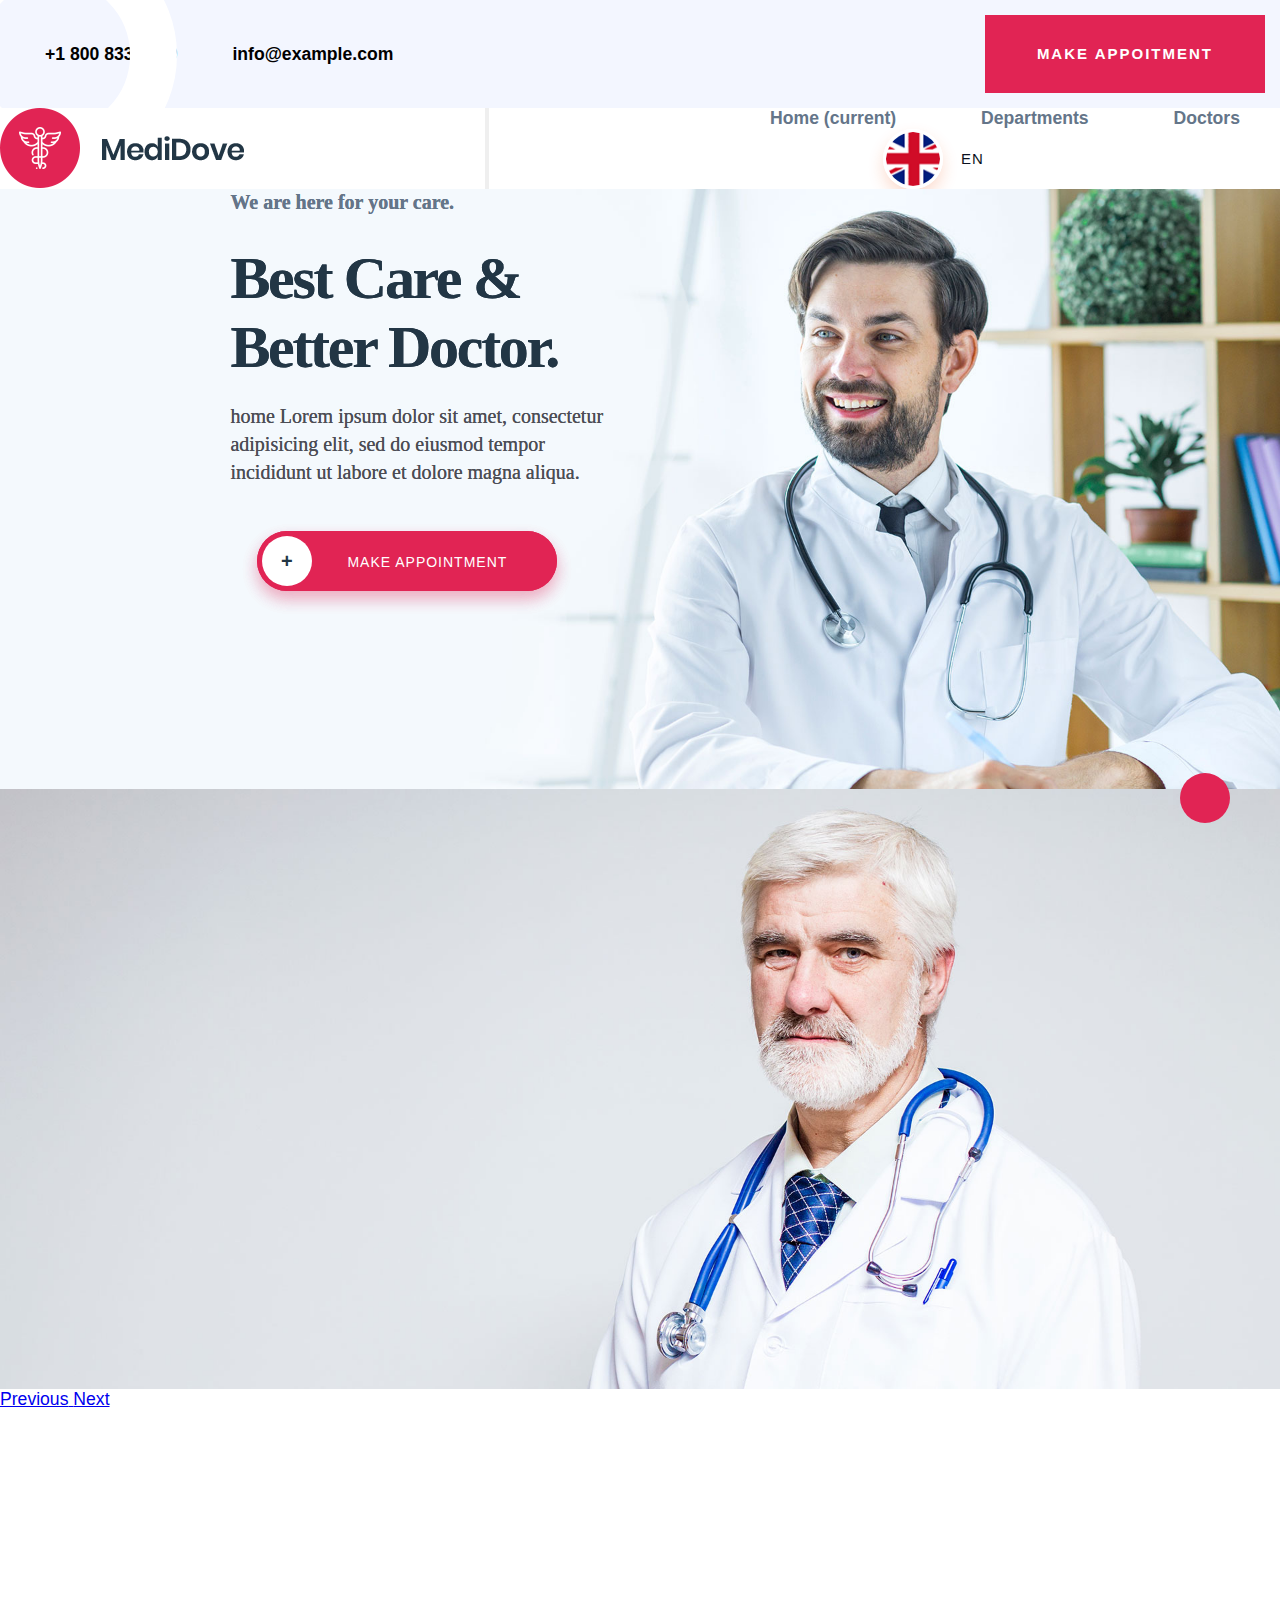
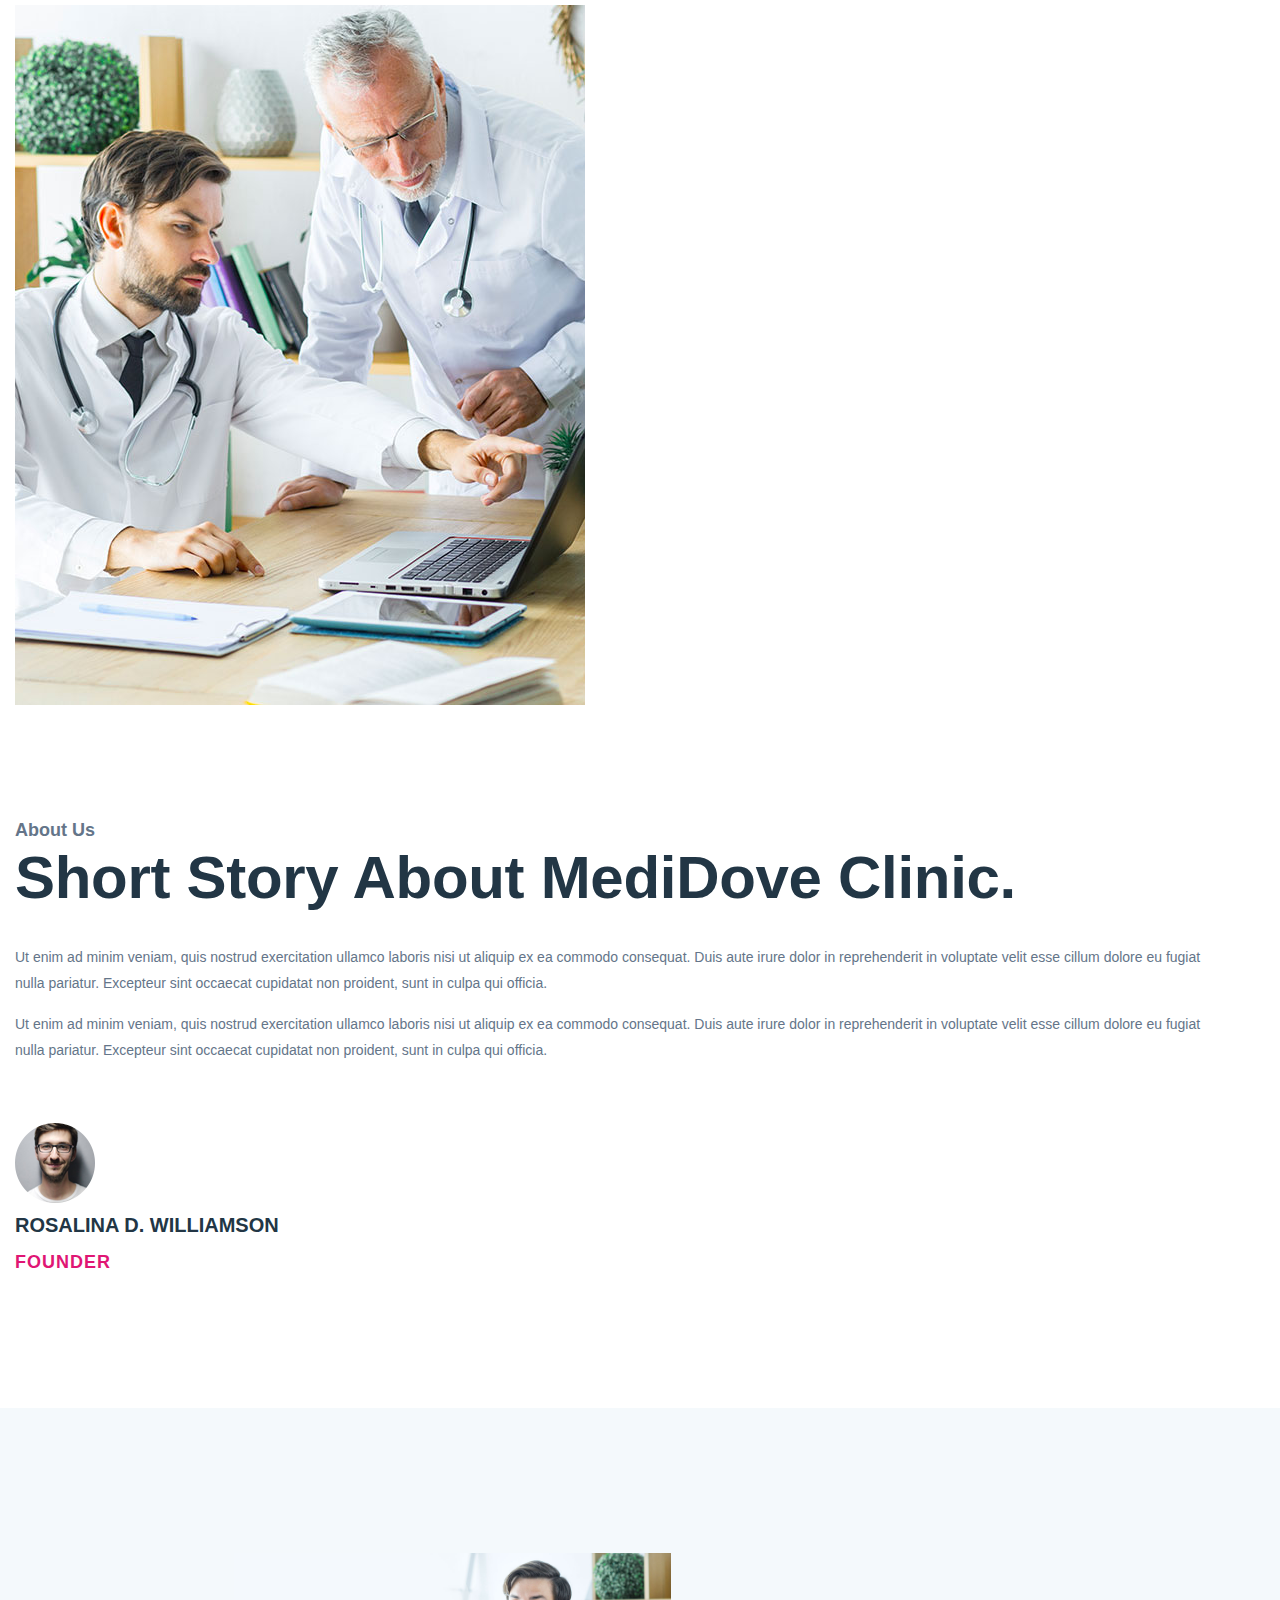
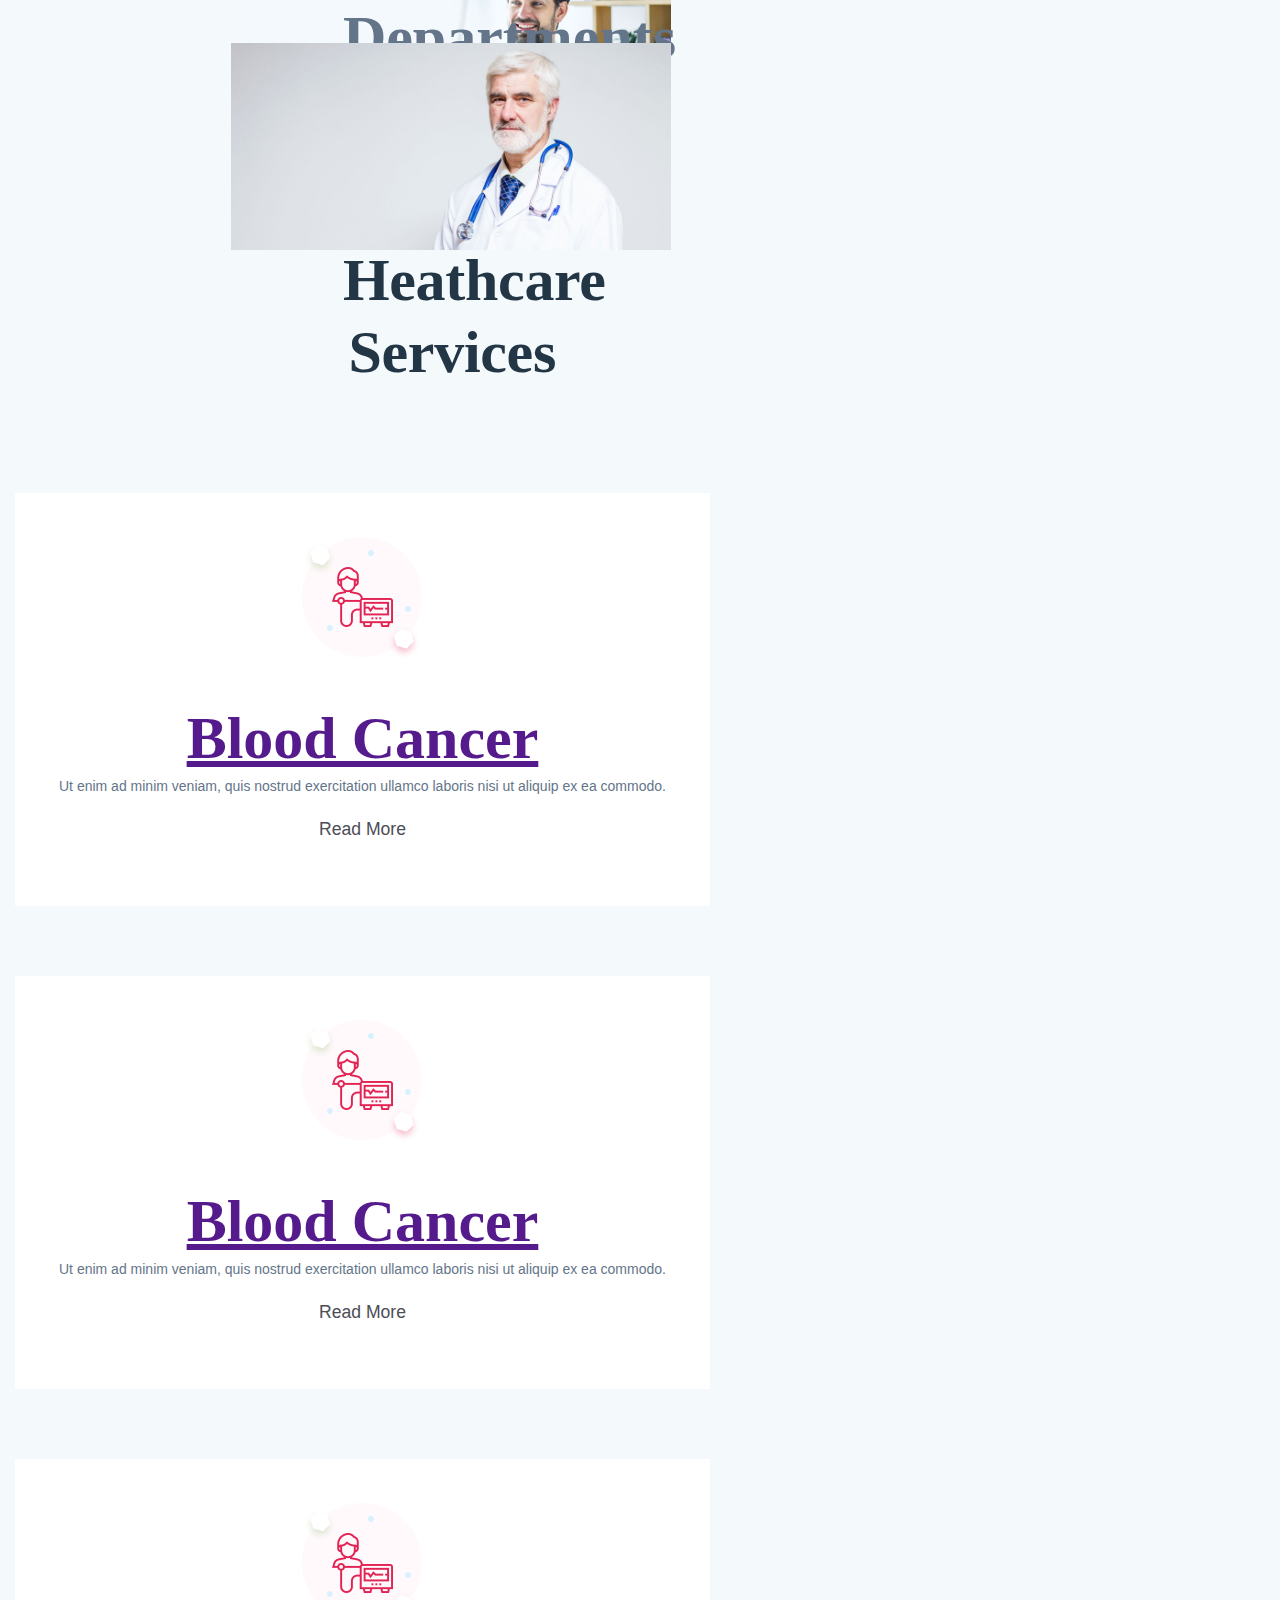
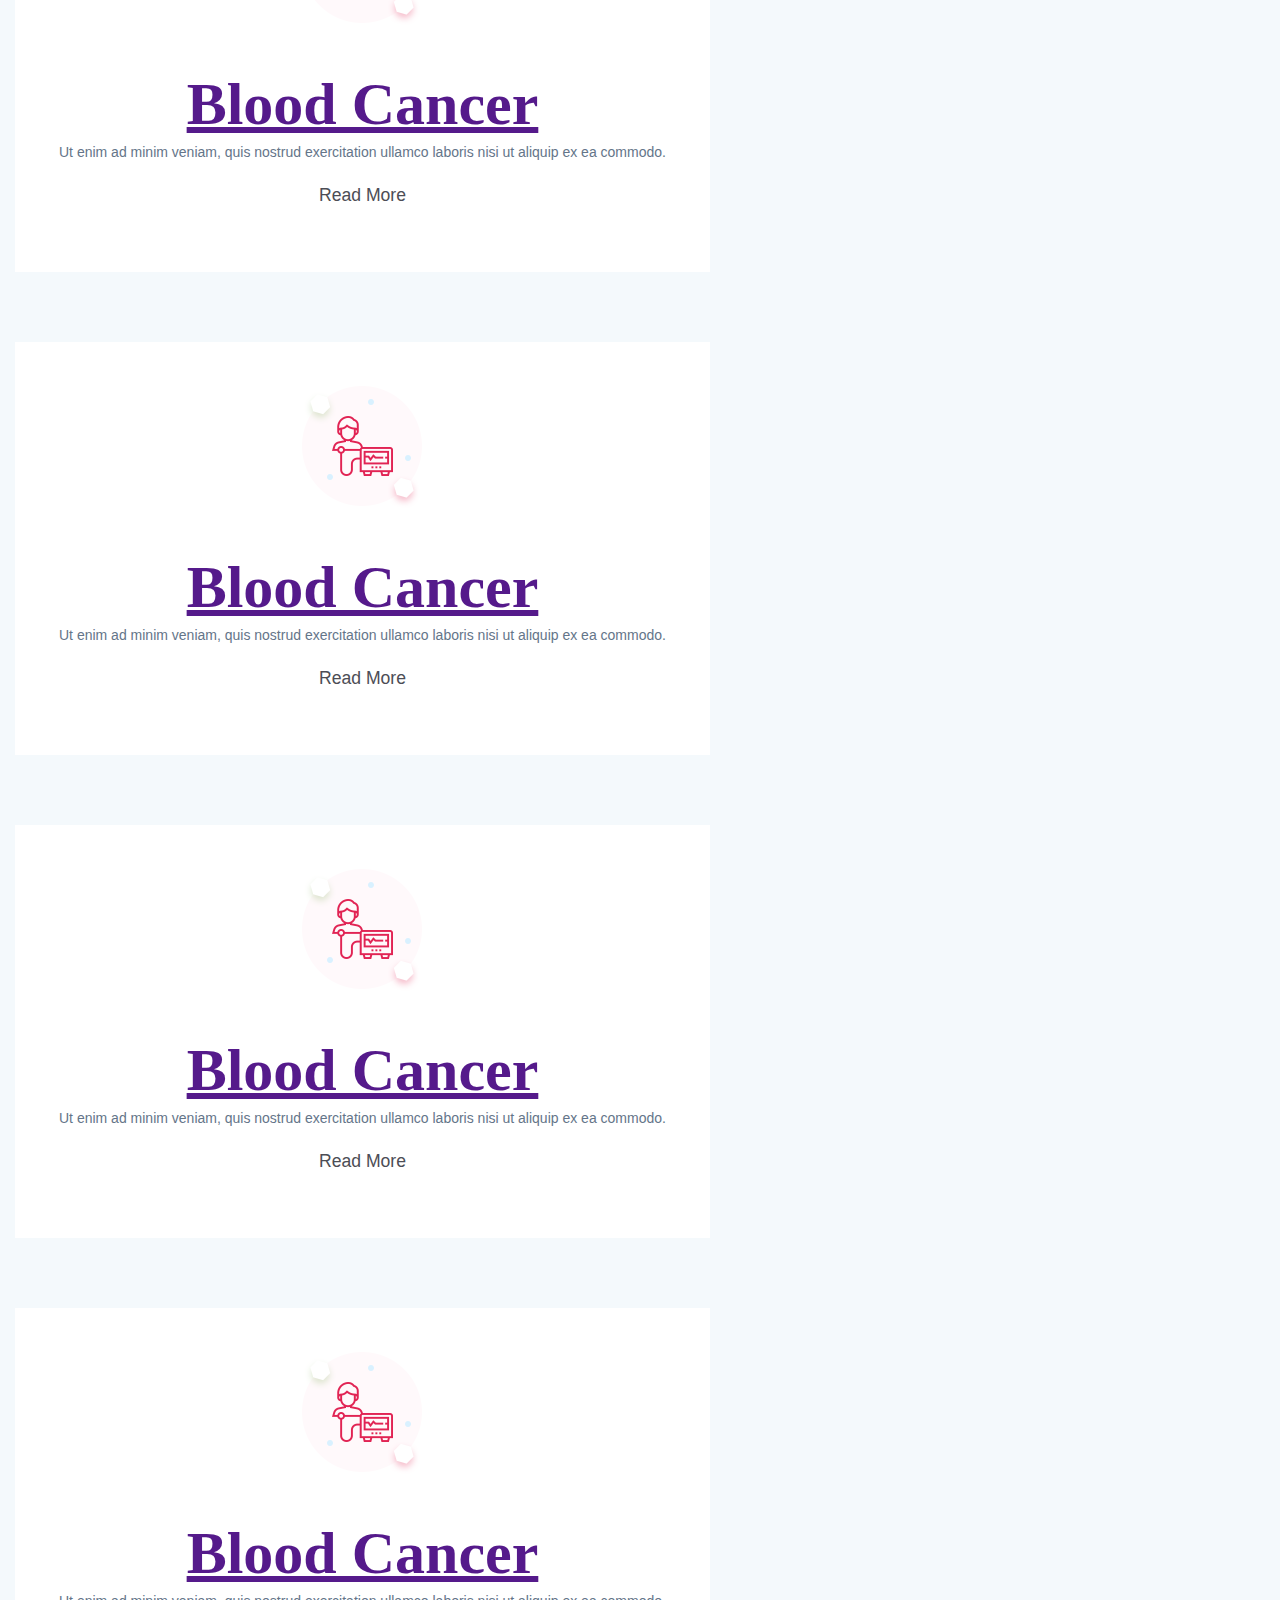
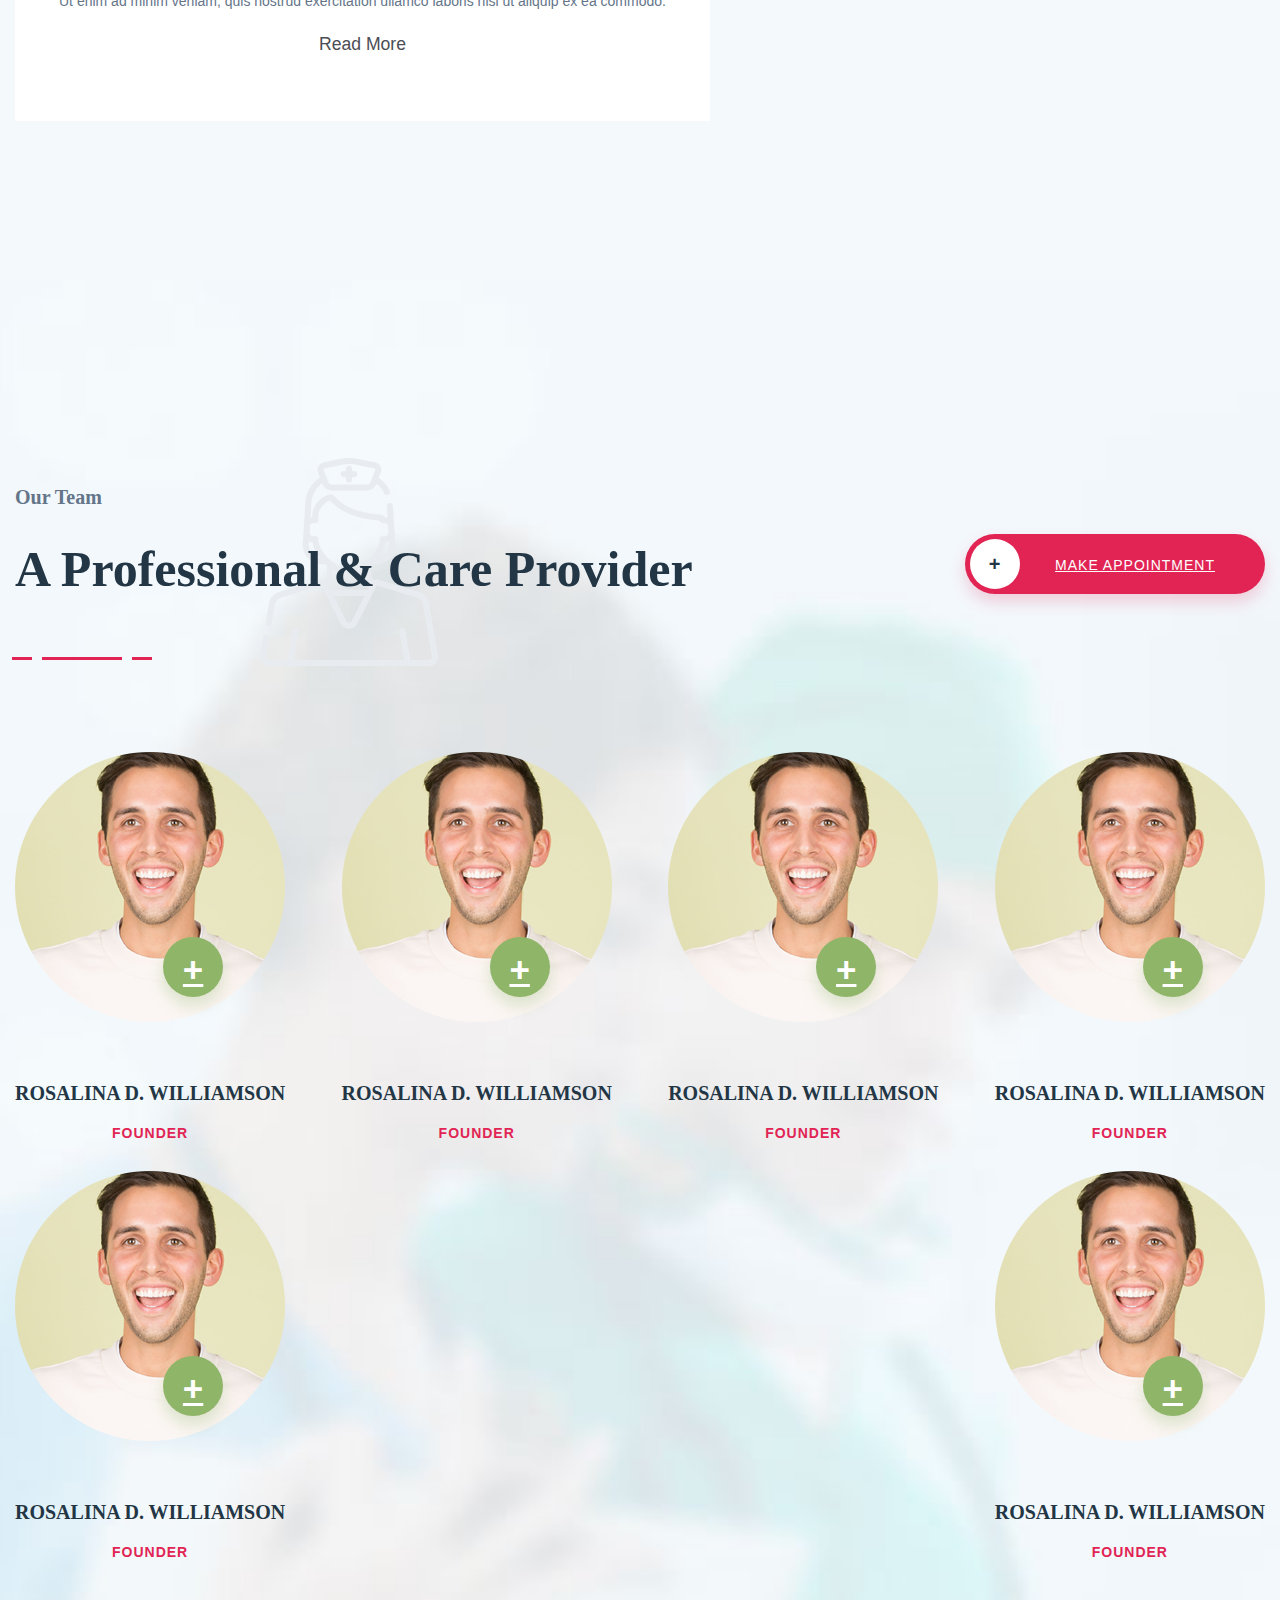
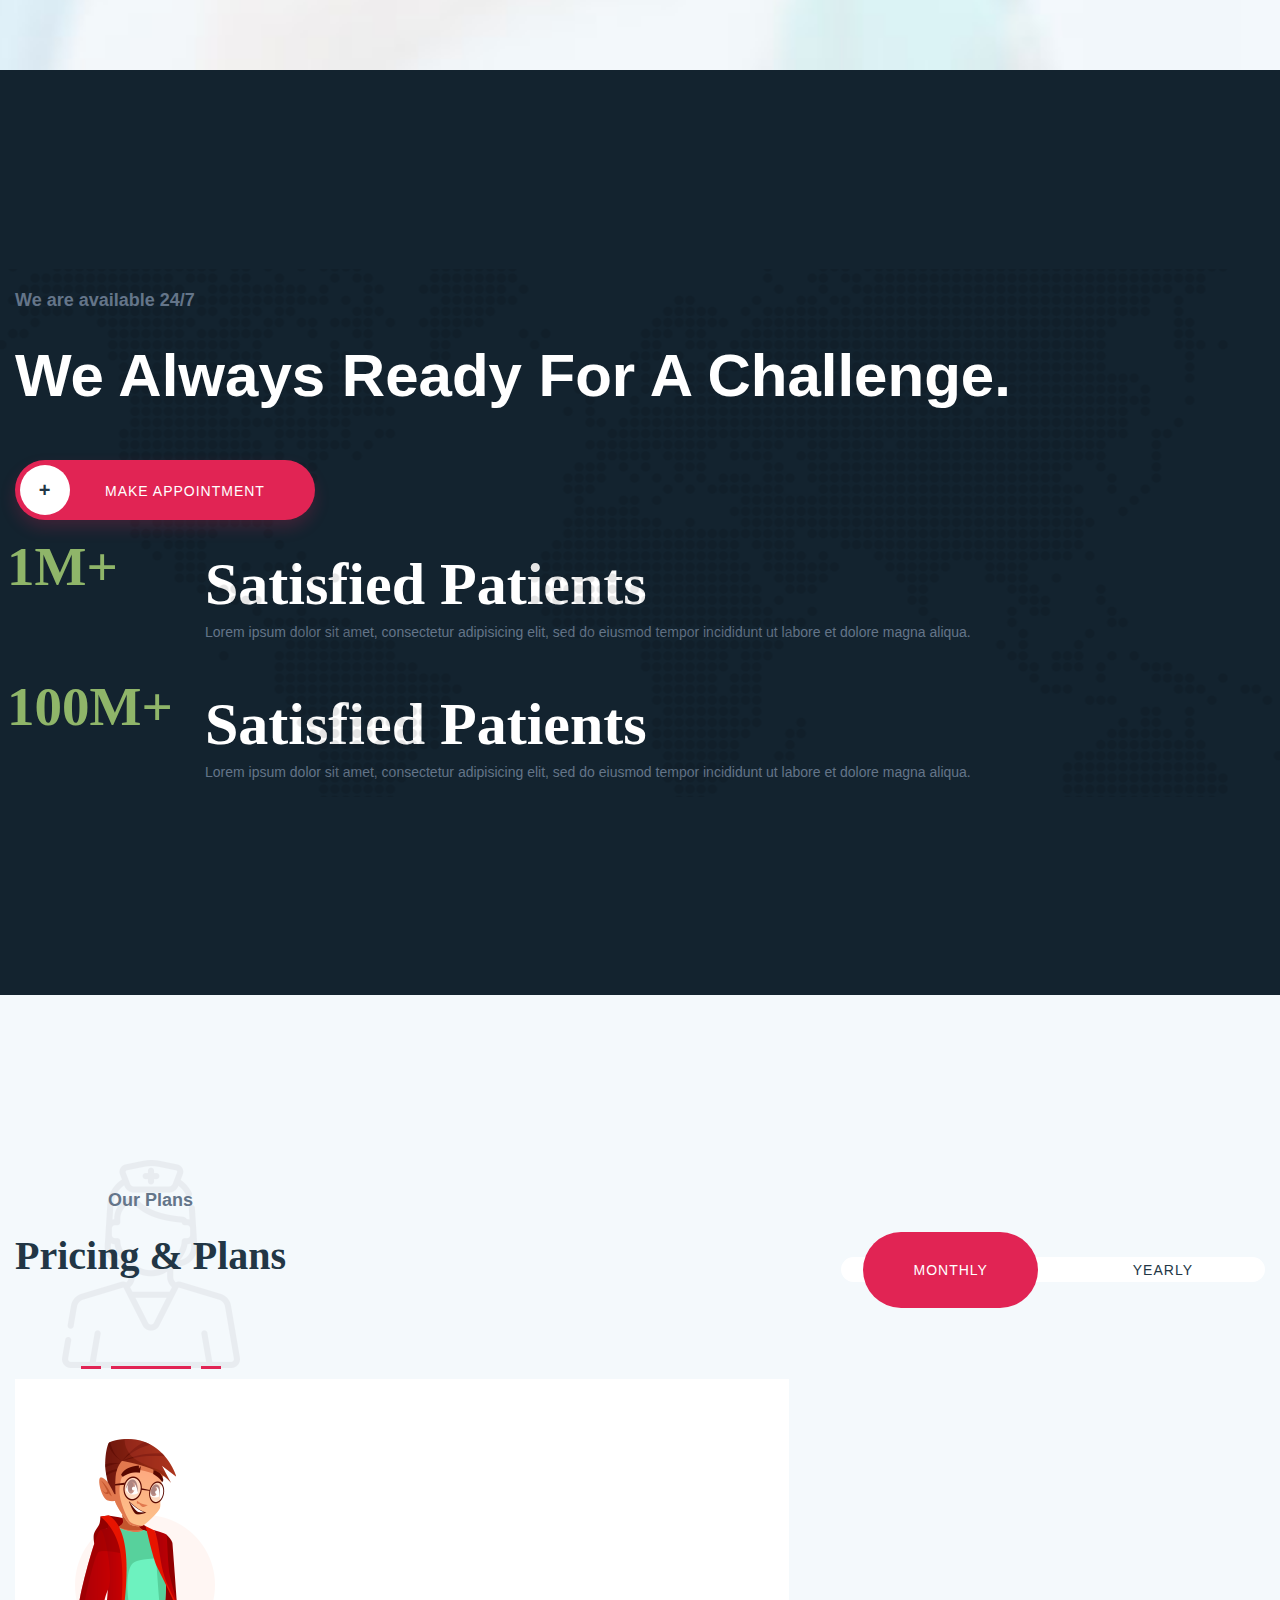
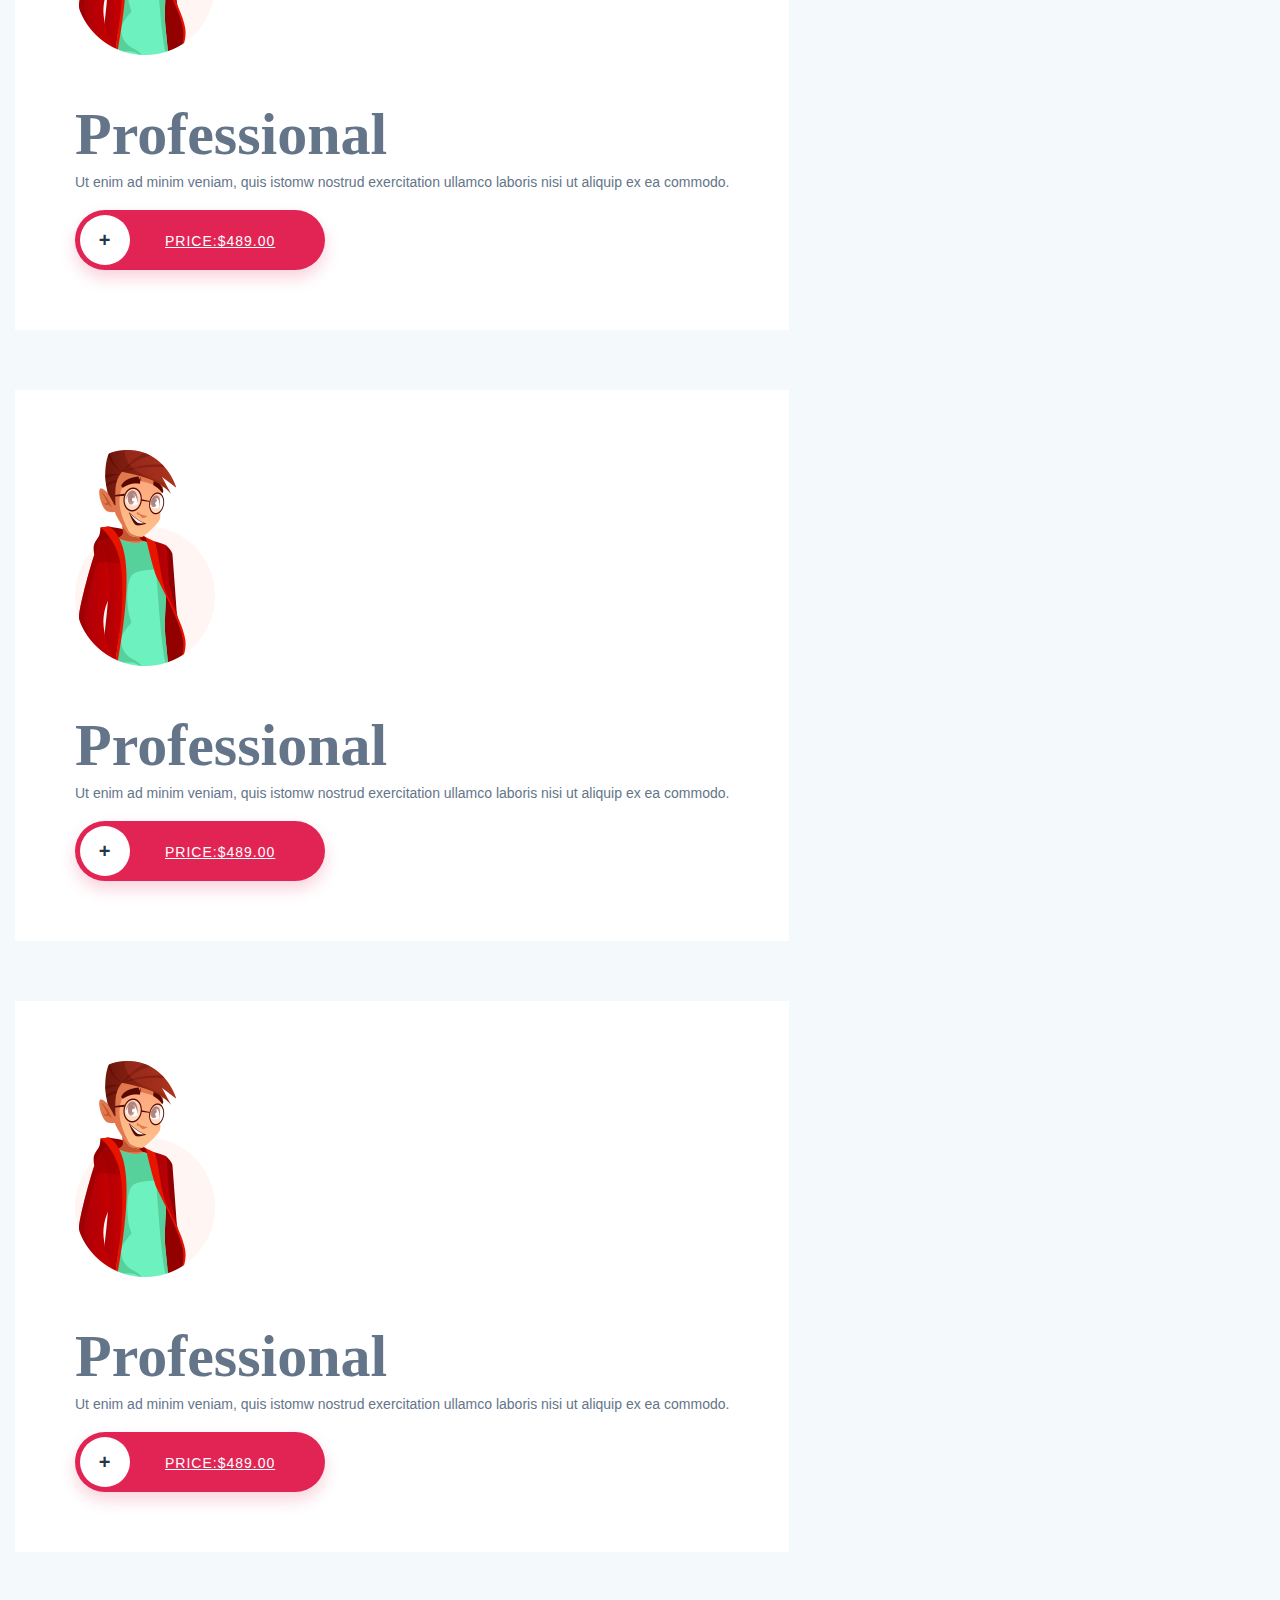
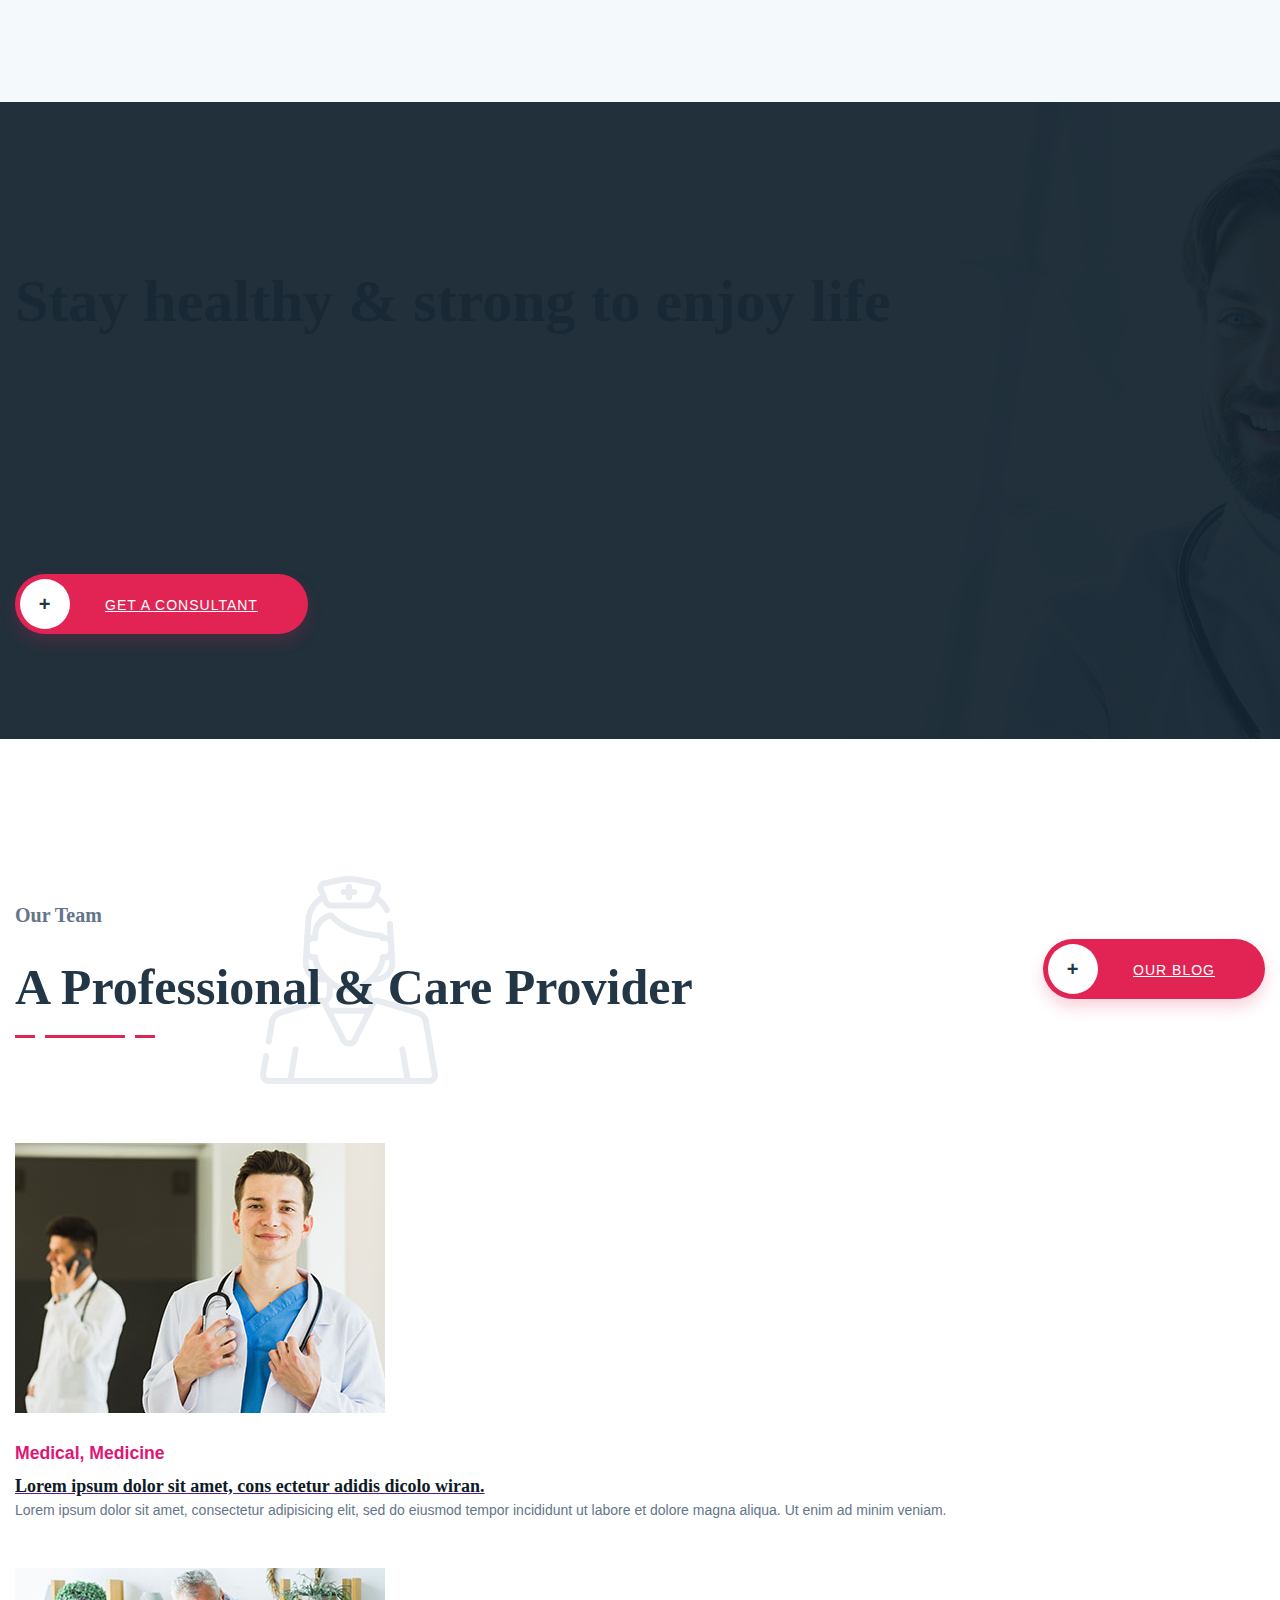
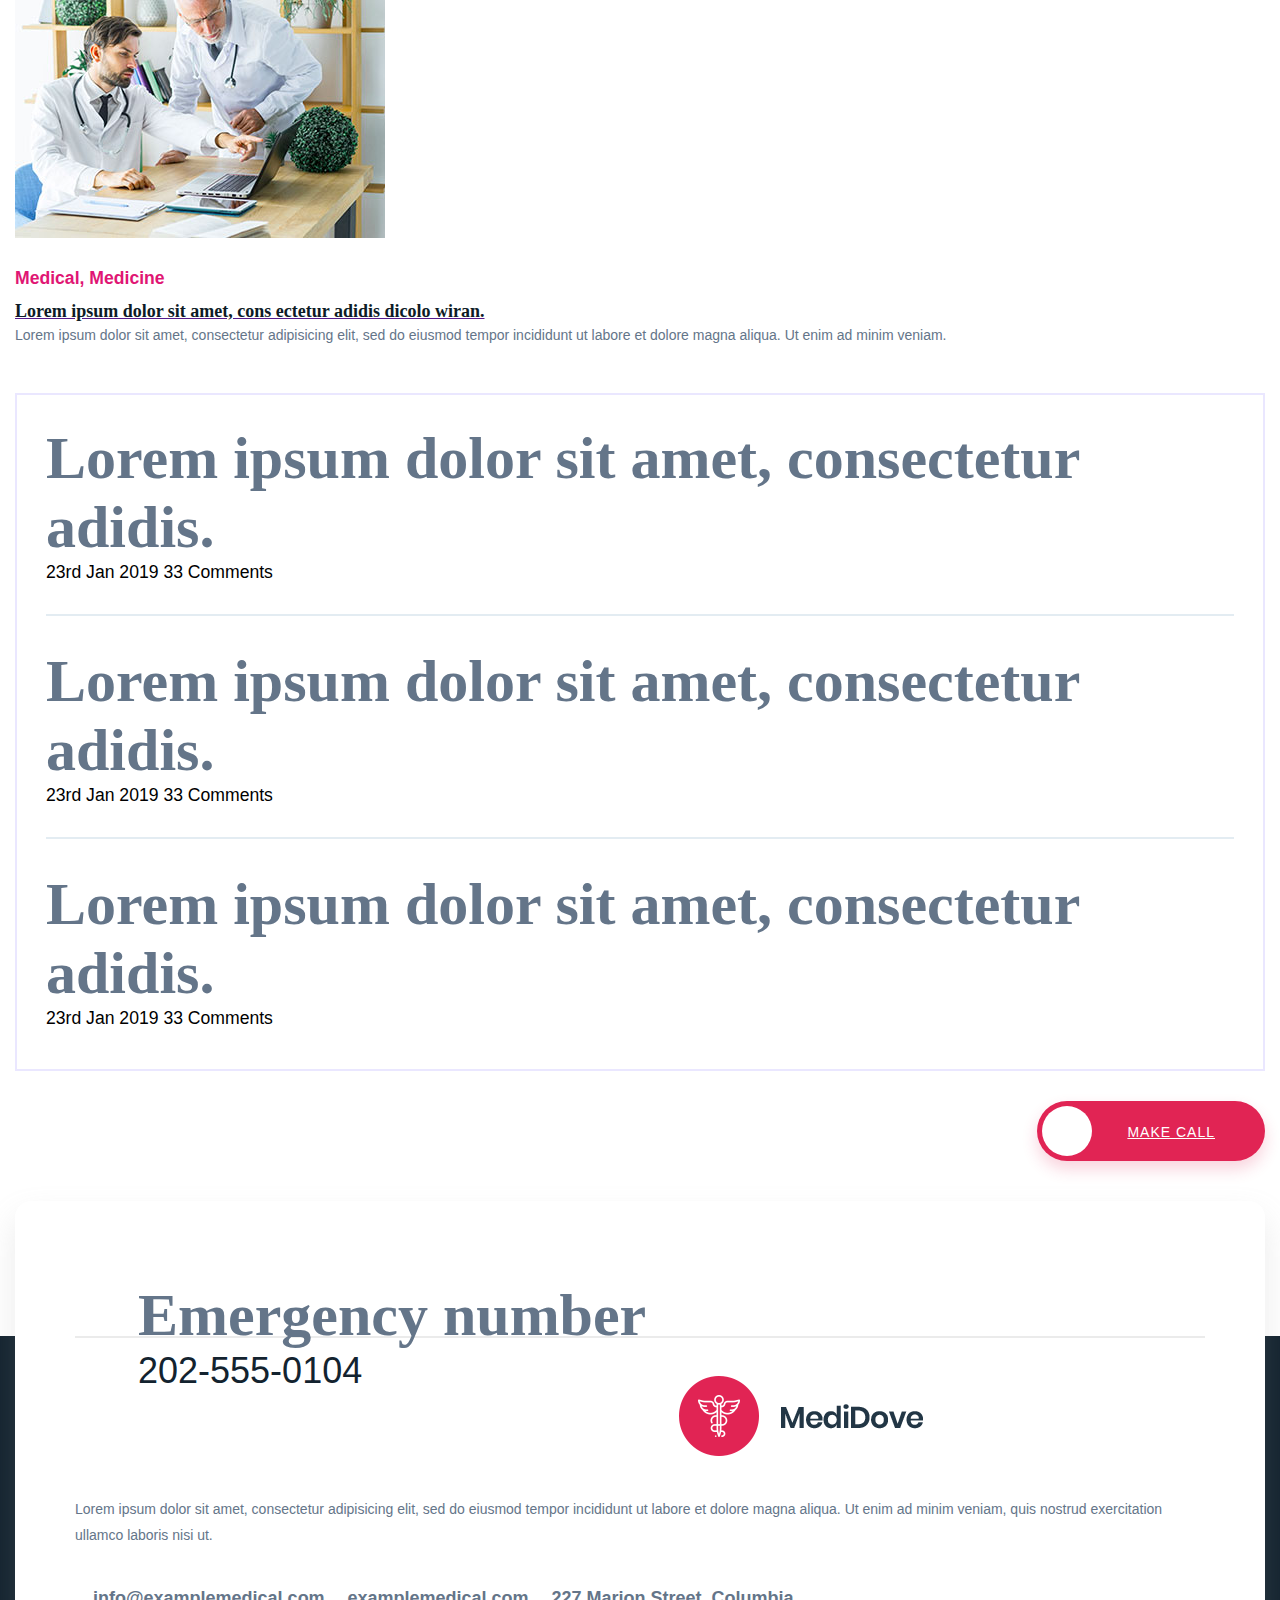
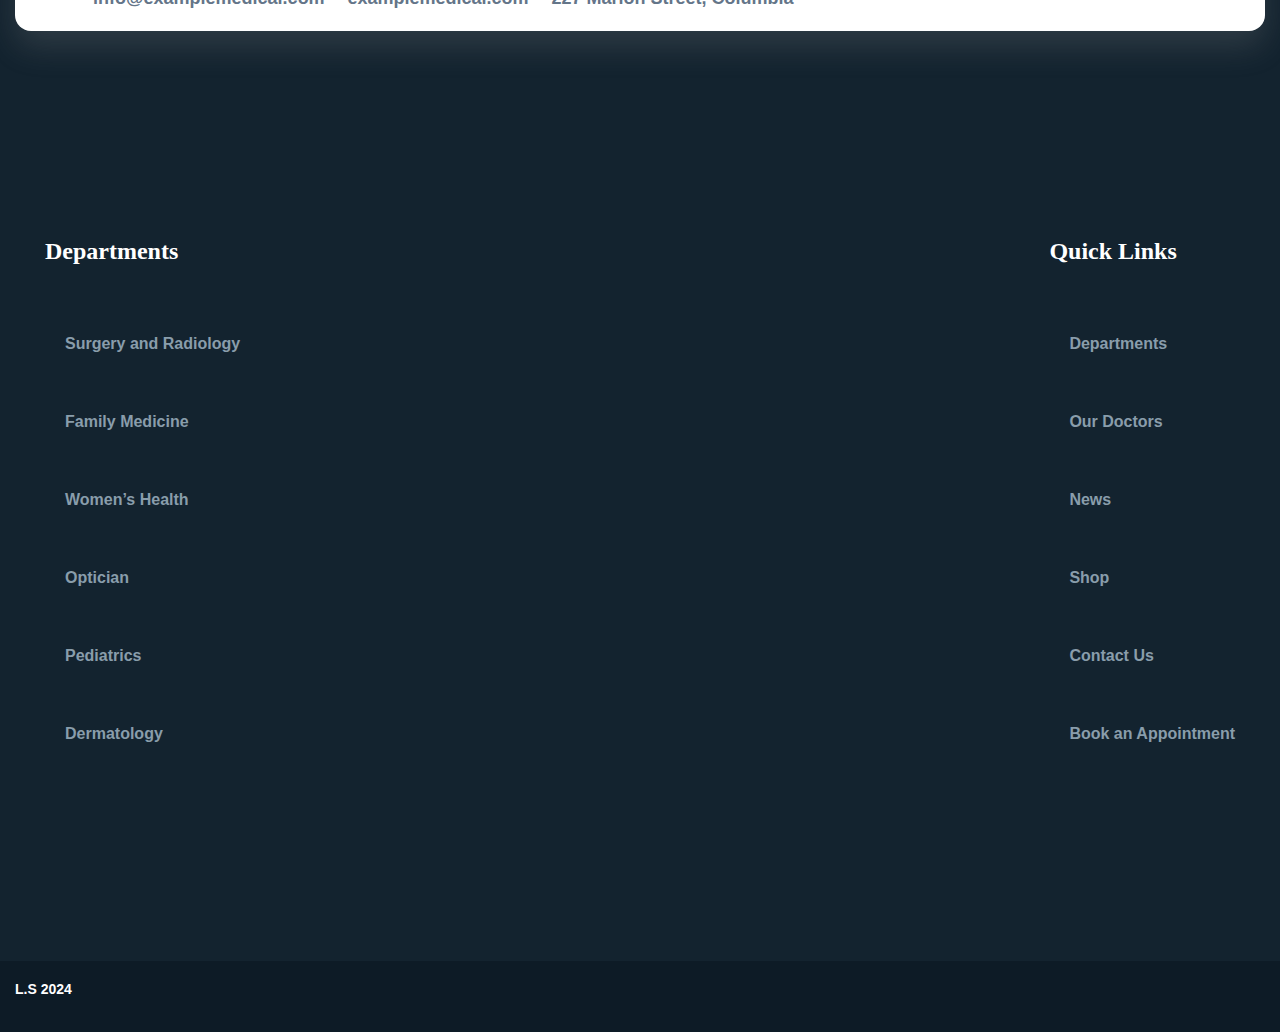
<file: index.html>
<html>
    <head>
        <title>MediDove</title>
        <meta charset="utf-8">
        <meta name="viewport" content="width=device-width, initial-scale=1.0">
        <link rel="stylesheet" href="https://cdnjs.cloudflare.com/ajax/libs/font-awesome/6.5.2/css/all.min.css" integrity="sha512-SnH5WK+bZxgPHs44uWIX+LLJAJ9/2PkPKZ5QiAj6Ta86w+fsb2TkcmfRyVX3pBnMFcV7oQPJkl9QevSCWr3W6A==" crossorigin="anonymous" referrerpolicy="no-referrer" />
        <link rel="stylesheet" href="page.css">  
        <link rel="stylesheet" href="https://cdn.jsdelivr.net/npm/bootstrap@4.6.2/dist/css/bootstrap.min.css" integrity="sha384-xOolHFLEh07PJGoPkLv1IbcEPTNtaed2xpHsD9ESMhqIYd0nLMwNLD69Npy4HI+N" crossorigin="anonymous">
    </head>
<body>


    
  <header id="header">
    <div class="top-header">
    <div class="container">
        <div class="row">
            <div class="col-auto">
            <div class="list">
                <ul>
                    <li><i class="fa-solid fa-phone-flip"></i>
                        +1 800 833 9780</li>
                    <li><i class="fa-solid fa-envelope"></i> 
                        info@example.com</li>
                </ul>
            </div>
          </div>
          <div class="col-auto">
            <div class="button">
                <button class="buttonn" type="submit">Make Appoitment</button>
            </div>
          </div>
        </div>
    </div>
</div>
 <div class="container">
    <nav class="navbar navbar-expand-lg navbar-light  white-cl">
        <a class="navbar-brand" href="index.html">
            <img src="img/logo.png" alt="img/png">
        </a>
        <button class="navbar-toggler" type="button" data-toggle="collapse" data-target="#navbarSupportedContent" aria-controls="navbarSupportedContent" aria-expanded="false" aria-label="Toggle navigation">
          <span class="navbar-toggler-icon"></span>
        </button>
      
        <div class="collapse navbar-collapse" id="navbarSupportedContent">
          <ul class="navbar-nav mr-auto">
            <li class="nav-item active">
              <a class="nav-link" href="index.html">Home <span class="sr-only">(current)</span></a>
            </li>
            <li class="nav-item">
              <a class="nav-link" href="departaments.html">Departments</a>
            </li>
            <li class="nav-item">
              <a class="nav-link" href="doctors.html">
                Doctors
              </a>
            </li>
            
          </ul>
          <div class="imgandfav">
            <img src="img/lang.png">
            <div class="dropdown">
                <span>EN<i class="fa-solid fa-chevron-down"></i></span>
                <div class="dropdown-content">
                <ul>
                    <li>USA</li>
                    <li>GEO</li>
                    <li>GER</li>
                </ul>
                </div>
            </div>

            <div class="socil-media f-left">
                <span><i class="fa-brands fa-facebook"></i></span>
                <span><i class="fa-brands fa-linkedin"></i></span>
                <span><i class="fa-brands fa-pinterest"></i></span>
                <span><i class="fa-brands fa-behance"></i></span>
                <span><i class="fa-brands fa-youtube"></i></span>
               </div>
           </div>
        </div>
      </nav>

</div>    
           
           
   
</header>

<main>
<section>
  <div id="carouselExampleControls" class="carousel slide" data-ride="carousel" data-interval="false">
    <div class="carousel-inner">
      <div class="carousel-item active">
        <img src="img/slider-bg-1 (2).jpg" class="d-block w-100" alt="...">
        <div class="container">
          <div class="carousel-caption d-none d-md-block">
           <div class="anim1">
            <h5>We are here for your care.</h5>
            <h1>Best Care & Better Doctor.</h1>
            <p>home Lorem ipsum dolor sit amet, consectetur adipisicing elit, sed do eiusmod tempor incididunt ut labore et dolore magna aliqua.</p>
            <div class="section-carusel text-left pos-rel ">
              <button class="button-btn btn-icon" href="">
                <span class="icon-img">+</span>
                                                 Make Appointment
              </button>
              <a href="" class="green-circle pos-rel"><i class="fa-solid fa-play"></i></a>
            </div>
            </div>
          </div>
        </div>
      </div>
      <div class="carousel-item">
        <img src="img/slider-bg-2in1 (2).jpg" class="d-block w-100" alt="...">
        <div class="container">
          <div class="carousel-caption d-none d-md-block">
            <div class="anim1">
            <h5>We are here for your care.</h5>
            <h1>Best Care & Better Doctor.</h1>
            <p>home Lorem ipsum dolor sit amet, consectetur adipisicing elit, sed do eiusmod tempor incididunt ut labore et dolore magna aliqua.</p>
            <div class="section-carusel text-left pos-rel ">
              <button class="button-btn btn-icon" href="">
                <span class="icon-img">+</span>
                                                 Make Appointment
              </button>
              <a href="" class="green-circle pos-rel"><i class="fa-solid fa-play"></i></a>
            </div>
          </div>
          </div>
        </div>
      </div>
    </div>
    <a class="carousel-control-prev" href="#carouselExampleControls" role="button" data-slide="prev">
      <span class="carousel-control-prev-icon" aria-hidden="true"></span>
      <span class="sr-only">Previous</span>
    </a>
    <a class="carousel-control-next" href="#carouselExampleControls" role="button" data-slide="next">
      <span class="carousel-control-next-icon" aria-hidden="true"></span>
      <span class="sr-only">Next</span>
    </a>
  </div>

 



</section>

<section class="bg">
  <div class="container">
    <div class="row">
     
        <div class="col-md-7 col-lg-6">
          <div class="icon-logo ">
            <img src="img/medical-brand-icon-border.png">
          </div>
          <div class="front-img">
            <img src="img/about-img.jpg">
          </div>
        </div>
        <div class="col-md-7 col-lg-6">
          <div class="location">
          <div class="text">
            <h5>About Us</h5>
            <h1>Short Story About MediDove Clinic.</h1>
          </div>
        </div>

        <div class="about_text">
          <p>Ut enim ad minim veniam, quis nostrud exercitation ullamco laboris nisi ut aliquip ex ea commodo consequat. Duis aute
            irure dolor in reprehenderit in voluptate velit esse cillum dolore eu fugiat nulla pariatur. Excepteur sint occaecat
            cupidatat non proident, sunt in culpa qui officia.</p>
          <p>Ut enim ad minim veniam, quis nostrud exercitation ullamco laboris nisi ut aliquip ex ea commodo consequat. Duis aute
            irure dolor in reprehenderit in voluptate velit esse cillum dolore eu fugiat nulla pariatur. Excepteur sint occaecat
            cupidatat non proident, sunt in culpa qui officia.</p>
        </div>
        <div class="about-author d-flex">
          <div class="avtor">
            <img src="img/author-ava.png">
          </div>
          <div class="avtor-text">
            <h4>Rosalina D. Williamson</h4>
            <h6>founder</h6>
          </div>
        </div>
       
      </div>

      
    </div>
  </div>
</section>

<section class="bg-gray d-none">
  <div class="container">
    <div class="row">
      <div class="col-md-12 col-xl-12">
    <div class="section-site text-center pos-rel mb-75">
      <div class="nurse-icon">
        <img  class="img-icon" src="img/slider-bg-1 (2).jpg">
      </div>
      <div class="section-site pos-rel">
        <h5>Departments</h5>
        <h1>Managed Your Heathcare Services</h1>
      </div>
      <div class="line pos-rel">
        <img src="img/slider-bg-2in1 (2).jpg">
      </div>
    </div>
       
      </div>
    </div>

<div class="row">
  <div class="col-xl-4 col-lg-6 col-md-6" >
    <div class="service_box">
      <div class="icon-persons">
        <img src="img/service1.png">
      </div>
      <div class="icon-text-description">
        <h3><a href="">Blood Cancer</a></h3>
        <p>Ut enim ad minim veniam, quis nostrud exercitation ullamco laboris nisi ut aliquip ex ea commodo.</p>
        <a class="service-link ">Read More</a>
      </div>
    </div>
  </div>
  <div class="col-xl-4 col-lg-6 col-md-6" >
    <div class="service_box">
      <div class="icon-persons">
        <img src="img/service1.png">
      </div>
      <div class="icon-text-description">
        <h3><a href="">Blood Cancer</a></h3>
        <p>Ut enim ad minim veniam, quis nostrud exercitation ullamco laboris nisi ut aliquip ex ea commodo.</p>
        <a class="service-link ">Read More</a>
      </div>
    </div>
  </div>
  <div class="col-xl-4 col-lg-6 col-md-6" >
    <div class="service_box">
      <div class="icon-persons">
        <img src="img/service1.png">
      </div>
      <div class="icon-text-description">
        <h3><a href="">Blood Cancer</a></h3>
        <p>Ut enim ad minim veniam, quis nostrud exercitation ullamco laboris nisi ut aliquip ex ea commodo.</p>
        <a class="service-link ">Read More</a>
      </div>
    </div>
  </div>
  <div class="col-xl-4 col-lg-6 col-md-6" >
    <div class="service_box">
      <div class="icon-persons">
        <img src="img/service1.png">
      </div>
      <div class="icon-text-description">
        <h3><a href="">Blood Cancer</a></h3>
        <p>Ut enim ad minim veniam, quis nostrud exercitation ullamco laboris nisi ut aliquip ex ea commodo.</p>
        <a class="service-link ">Read More</a>
      </div>
    </div>
  </div>
  <div class="col-xl-4 col-lg-6 col-md-6" >
    <div class="service_box">
      <div class="icon-persons">
        <img src="img/service1.png">
      </div>
      <div class="icon-text-description">
        <h3><a href="">Blood Cancer</a></h3>
        <p>Ut enim ad minim veniam, quis nostrud exercitation ullamco laboris nisi ut aliquip ex ea commodo.</p>
        <a class="service-link ">Read More</a>
      </div>
    </div>
  </div>
  <div class="col-xl-4 col-lg-6 col-md-6" >
    <div class="service_box">
      <div class="icon-persons">
        <img src="img/service1.png">
      </div>
      <div class="icon-text-description">
        <h3><a href="">Blood Cancer</a></h3>
        <p>Ut enim ad minim veniam, quis nostrud exercitation ullamco laboris nisi ut aliquip ex ea commodo.</p>
        <a class="service-link ">Read More</a>
      </div>
    </div>
  </div>

</div>


  </div>
</section>

<section class="bg-white">
  <div class="container">
    <div class="row">
      <div class="col-md-6">
      
        <div class="section-icon-title pos-rel mb-75">
         <div class="icon-nurse2">
          <div class="text-about pos-rel">
            <h5>Our Team</h5>
            <h1>A Professional & Care Provider</h1>
           </div>
          <img class="section-back icon-back" src="img/section-back-icon.png">
         </div>
         <div class="col-auto pos-rel">
          <img class="line" src="img/section-title-line.png">
         </div>
        </div>
      </div>
    <div class="col-md-6">
      <div class="section-button text-right ">
        <a class="button-btn btn-icon" href="">
          <span class="icon-img">+</span>
                                           Make Appointment
        </a>
      </div>
    </div>

    </div>

    <div class="row">
      <div class="col-xl-4 col-lg-6 col-md-6" >
        <div class="box-icon">
          <div class="team-worker">
            <img src="img/member1.png">
            <a href="" class="pluse-link">+</a>
          </div>
          <div class="team-profession">
            <h3>Rosalina D. Williamson
                                   </h3>
            <h6>Founder</h6>
          </div>
        </div>
      </div>
      <div class="col-xl-4 col-lg-6 col-md-6" >
        <div class="box-icon">
          <div class="team-worker">
            <img src="img/member1.png">
            <a href="" class="pluse-link">+</a>
          </div>
          <div class="team-profession">
            <h3>Rosalina D. Williamson
                                   </h3>
            <h6>Founder</h6>
          </div>
        </div>
      </div>
      <div class="col-xl-4 col-lg-6 col-md-6" >
        <div class="box-icon">
          <div class="team-worker">
            <img src="img/member1.png">
            <a href="" class="pluse-link">+</a>
          </div>
          <div class="team-profession">
            <h3>Rosalina D. Williamson
                                   </h3>
            <h6>Founder</h6>
          </div>
        </div>
      </div>
      <div class="col-xl-4 col-lg-6 col-md-6" >
        <div class="box-icon">
          <div class="team-worker">
            <img src="img/member1.png">
            <a href="" class="pluse-link">+</a>
          </div>
          <div class="team-profession">
            <h3>Rosalina D. Williamson
                                   </h3>
            <h6>Founder</h6>
          </div>
        </div>
      </div>
      <div class="col-xl-4 col-lg-6 col-md-6" >
        <div class="box-icon">
          <div class="team-worker">
            <img src="img/member1.png">
            <a href="" class="pluse-link">+</a>
          </div>
          <div class="team-profession">
            <h3>Rosalina D. Williamson
                                   </h3>
            <h6>Founder</h6>
          </div>
        </div>
      </div>
      <div class="col-xl-4 col-lg-6 col-md-6" >
        <div class="box-icon">
          <div class="team-worker">
            <img src="img/member1.png">
            <a href="" class="pluse-link">+</a>
          </div>
          <div class="team-profession">
            <h3>Rosalina D. Williamson
                                   </h3>
            <h6>Founder</h6>
          </div>
        </div>
      </div>
    </div>
  </div>
</section>

<section class="pos-rel primiary bg-img">
  <div class="container">
    <div class="row">
      <div class="col-md-6 col-lg-6 ">
        <div class=" text-section-2 pos-rel">
          <div class="title-section pos-rel">
            <h5>We are available 24/7</h5>
            <h1 class="white">We Always Ready For A Challenge.</h1>
          </div>
        </div>
        <button class="button-btn btn-icon" href="">
          <span class="icon-img">+</span>
                                           Make Appointment
        </button>
      </div>
      <div class="col-md-6 col-lg-6 ">
        <div class="static"> 
           <h1>1M+</h1>
          <div class="info">
          
            <h5> <i class="fa-solid fa-user"></i>
              Satisfied Patients</h5>
            <p>Lorem ipsum dolor sit amet, consectetur adipisicing elit, sed do eiusmod tempor incididunt ut labore et dolore magna
              aliqua.</p>
          </div>
        </div>

        <div class="static">
          <h1>100M+</h1>
          <div class="info">
            
            <h5> <i class="fa-solid fa-user"></i>
              Satisfied Patients</h5>
            <p>Lorem ipsum dolor sit amet, consectetur adipisicing elit, sed do eiusmod tempor incididunt ut labore et dolore magna
              aliqua.</p>
          </div>
        </div>
      </div>
    </div>
  </div>
</section>

<section class="bg-gray">
  <div class="container">
    <div class="row">
      <div class="col-auto">
        <div class="section-title pos-rel ">
          <div class="icon-nurse3">
            <img class="section-back-icon back-icon-left" src="img/section-back-icon.png">
          </div>
          <div class="pos-rel text-section">
            <h5>Our Plans</h5>
            <h1>Pricing & Plans</h1>
          </div>
          <div class="pos-rel liner">
            <img src="img/section-title-line.png">
          </div>
        </div>
      </div>
      <div class="col-auto">
        <div class ="menu f-right">
          <ul class="nav nav-phills" id="phills-tab" role="tablist">
            <li class="nav-item bord">
              <a href="#phills-tab" class="nav-link active" role="tab" id="nav-phills-tab">monthly</a>
            </li>
            <li class="nav-item bord">
              <a href="#phills-home" class="nav-link" role="tab" id="nav-phills-home">yearly</a>
            </li>
          </ul>
        </div>
      </div>
        
      </div>
    </div>

<div class="container">
    <div class="row">
      <div class="col-xl-4 col-lg-4 col-md-6">
        <div class="item">
        <div class="picture">
            <img src="img/pricing-thumb-1.png">
        </div>
        <div class="about-picture">
            <h1>Professional</h1>
            <p>Ut enim ad minim veniam, quis istomw nostrud exercitation ullamco laboris nisi ut aliquip ex ea commodo.</p>
            <a class="button-btn btn-icon" href="">
              <span class="icon-img">+</span>
                            Price:$489.00                  
            </a>
        </div>
    </div></div>
      <div class="col-xl-4 col-lg-4 col-md-6">
        <div class="item">
        <div class="picture">
            <img src="img/pricing-thumb-1.png">
        </div>
        <div class="about-picture">
            <h1>Professional</h1>
            <p>Ut enim ad minim veniam, quis istomw nostrud exercitation ullamco laboris nisi ut aliquip ex ea commodo.</p>
            <a class="button-btn btn-icon" href="">
              <span class="icon-img">+</span>
                            Price:$489.00                  
            </a>
        </div>
    </div></div>
      <div class="col-xl-4 col-lg-4 col-md-6">
        <div class="item">
        <div class="picture">
            <img src="img/pricing-thumb-1.png">
        </div>
        <div class="about-picture">
            <h1>Professional</h1>
            <p>Ut enim ad minim veniam, quis istomw nostrud exercitation ullamco laboris nisi ut aliquip ex ea commodo.</p>
            <a class="button-btn btn-icon" href="">
              <span class="icon-img">+</span>
                            Price:$489.00                  
            </a>
            
        </div>
      </div>
    </div>
    <div>
  </div>
</section>


<section class="bg-darlblue pos-rel">
 <div class="container">
  <div class="row">
    <div class="col-12">
      <div class="text-center">
        <div class="top-text">
          <h5>Stay healthy & strong to enjoy life</h5>
          <h1 class="white-color">Trust Us To Be There To Help All    & Make Things Well Again.
          </h1>
        </div>
        <div class="middle-text pos-rel">
         
        </div>
        <div><a class="button-btn btn-icon" href="">
          <span class="icon-img">+</span>
          get a consultant                 
        </a></div>
      </div>
    </div>
  </div>
 </div>
</section>


<section class="last">
  <div class="container">
    <div class="row">
      <div class="col-md-6 col-md-6">
      
        <div class="section-icon-title pos-rel mb-75">
         <div class="icon-nurse2">
          <img class="section-back icon-back ppsize" src="img/section-back-icon.png">
         </div>
         <div class="text-about pos-rel">
          <h5>Our Team</h5>
          <h1>A Professional & Care Provider</h1>
         </div>
         <div class="pos-rel">
          <img class="linee " src="img/section-title-line.png">
         </div>
        </div>
      </div>
    <div class="col-xl-6 col-lg-5">
      <div class="section-button text-right ">
        <a class="button-btn btn-icon d-inline-flex" href="">
          <span class="icon-img">+</span>
          our blog
        </a>
      </div>
    </div>
    </div>

 <div class="row">
   <div class="col-xl-4 col-lg-6 col-md-6">
    <div class="littile-box">
     
        <img src="img/blog-thumb-2.jpg">
      
    </div>
     <div class="little-text">
      <div class="news">
       <span>Medical,</span>
       <span> Medicine</span>    
      </div>
      <a href=""><h3>Lorem ipsum dolor sit amet, cons ectetur adidis dicolo wiran.</h3></a>
      <p>Lorem ipsum dolor sit amet, consectetur adipisicing elit, sed do eiusmod tempor incididunt ut labore et dolore
                                    magna
                                    aliqua. Ut enim ad minim veniam.</p>
     </div>
   </div>
   <div class="col-xl-4 col-lg-6 col-md-6">
    <div class="littile-box">
      <img src="img/blog-thumb-1.jpg">
    </div>
     <div class="little-text">
      <div class="news">
       <span>Medical,</span>
       <span> Medicine</span>    
      </div>
      <a href=""><h3>Lorem ipsum dolor sit amet, cons ectetur adidis dicolo wiran.</h3></a>
      <p>Lorem ipsum dolor sit amet, consectetur adipisicing elit, sed do eiusmod tempor incididunt ut labore et dolore
                                    magna
                                    aliqua. Ut enim ad minim veniam.</p>
     </div>  
   </div>
   <div class="col-xl-4 col-lg-12 col-md-12">
    <div class="colum-box">
      <div class="date-day-info">
        <h3>Lorem ipsum dolor sit amet, consectetur adidis.</h3>
        <span class="break">
          <i class="fa-solid fa-calendar"></i>
          23rd Jan 2019</span>
        <span class="break">
          <i class="fa-solid fa-comment"></i>  
        33 Comments</span>
      </div>
      <div class="date-day-info">
        <h3>Lorem ipsum dolor sit amet, consectetur adidis.</h3>
        <span class="break"><i class="fa-solid fa-calendar"></i>
          23rd Jan 2019</span>
        <span class="break">
          <i class="fa-solid fa-comment"></i>
          33 Comments</span>
      </div>
      <div class="date-day-info-latest">
        <h3>Lorem ipsum dolor sit amet, consectetur adidis.</h3>
        <span class="break"><i class="fa-solid fa-calendar"></i>
          23rd Jan 2019</span>
        <span class="break">
          <i class="fa-solid fa-comment"></i>
          33 Comments</span>
      </div>
    </div>

    <div class="phone f-right pos-rel">
      <a class="button-btn-2 btn-icon-2 ml-0" href="">
        <span>
          <i class="fa-solid fa-phone-flip"></i>
        </span>
        make call
      </a>
    </div>
   </div>
 </div>
 
  </div>
</section>

<footer>
  <div class="footer-top">
    <div class="container">
      <div class="row">
        <div class="col-xl-3 col-xl-5">
          <div class="footer-top-contact  margin">
            <div class="border-2">
            <div class="contact-info f-left">
              <span><i class="fa-solid fa-phone-flip"></i></span>
            </div>
            <div class="contact-us f-left">
              <h6>Emergency number</h6>
              <span>202-555-0104</span>
            </div>
          </div>
            <div class="last-logo">
              <a href="">
                <img src="img/footer-logo.png">
              </a>
            </div>
            <div class="footer-description">
              <p>Lorem ipsum dolor sit amet, consectetur adipisicing elit, sed do eiusmod tempor incididunt ut labore
                et dolore magna aliqua. Ut enim ad minim veniam, quis nostrud exercitation ullamco laboris nisi ut.</p>
            </div>
            <div class="footer-emails">
              <ul>
                <li><i class="fa-solid fa-envelope"></i>
                  info@examplemedical.com

                </li>
                <li><i class="fa-regular fa-copy"></i>
                  examplemedical.com
                </li>
                <li><i class="fa-solid fa-flag"></i>
                  227 Marion Street, Columbia
                </li>
              </ul>
            </div>
          </div>
        </div>
        <div class="col-xl-3">
          <div class="text-title-last">
            <div class="chapter">
              <h3>Departments</h3>
            </div>
            <div class="list">
              <ul class="parent-list">
                <li><a href="">Surgery and Radiology</a></li>
                <li><a href="">Family Medicine</a></li>
                <li><a href="">Women’s Health</a></li>
                <li><a href="">Optician</a></li>
                <li><a href="">Pediatrics</a></li>
                <li><a href="">Dermatology</a></li>
              </ul>
            </div>
          </div>
        </div>
        <div class="col-xl-3">
          <div class="text-title-last">
          <div class="chapter">
            <h3>Quick Links</h3>
          </div>
          <div class="list">
            <ul class="parent-list">
              <li><a href="">Departments</a></li>
              <li><a href="">Our Doctors</a></li>
              <li><a href="">News</a></li>
              <li><a href="">Shop</a></li>
              <li><a href="">Contact Us</a></li>
              <li><a href="">Book an Appointment</a></li>
            </ul>
          </div>
        </div>
      </div>
    </div>
  </div>
  <div class="footer-end">
    <div class="container">
      <div class="row">
        <div class="col-12">
          <div class="text-center">
            <p class="color-whitee">L.S 2024</p>
          </div>
        </div>
      </div>
    </div>
  </div>
</footer>

</main>










<a  href="#header" id="header" class="scrollbar">
  <i class="fa-solid fa-angle-up"></i>
</a>    
<script src="https://cdn.jsdelivr.net/npm/jquery@3.5.1/dist/jquery.slim.min.js" integrity="sha384-DfXdz2htPH0lsSSs5nCTpuj/zy4C+OGpamoFVy38MVBnE+IbbVYUew+OrCXaRkfj" crossorigin="anonymous"></script>
<script src="https://cdn.jsdelivr.net/npm/popper.js@1.16.1/dist/umd/popper.min.js" integrity="sha384-9/reFTGAW83EW2RDu2S0VKaIzap3H66lZH81PoYlFhbGU+6BZp6G7niu735Sk7lN" crossorigin="anonymous"></script>
<script src="https://cdn.jsdelivr.net/npm/bootstrap@4.6.2/dist/js/bootstrap.min.js" integrity="sha384-+sLIOodYLS7CIrQpBjl+C7nPvqq+FbNUBDunl/OZv93DB7Ln/533i8e/mZXLi/P+" crossorigin="anonymous"></script>
</body>
</html>
</file>
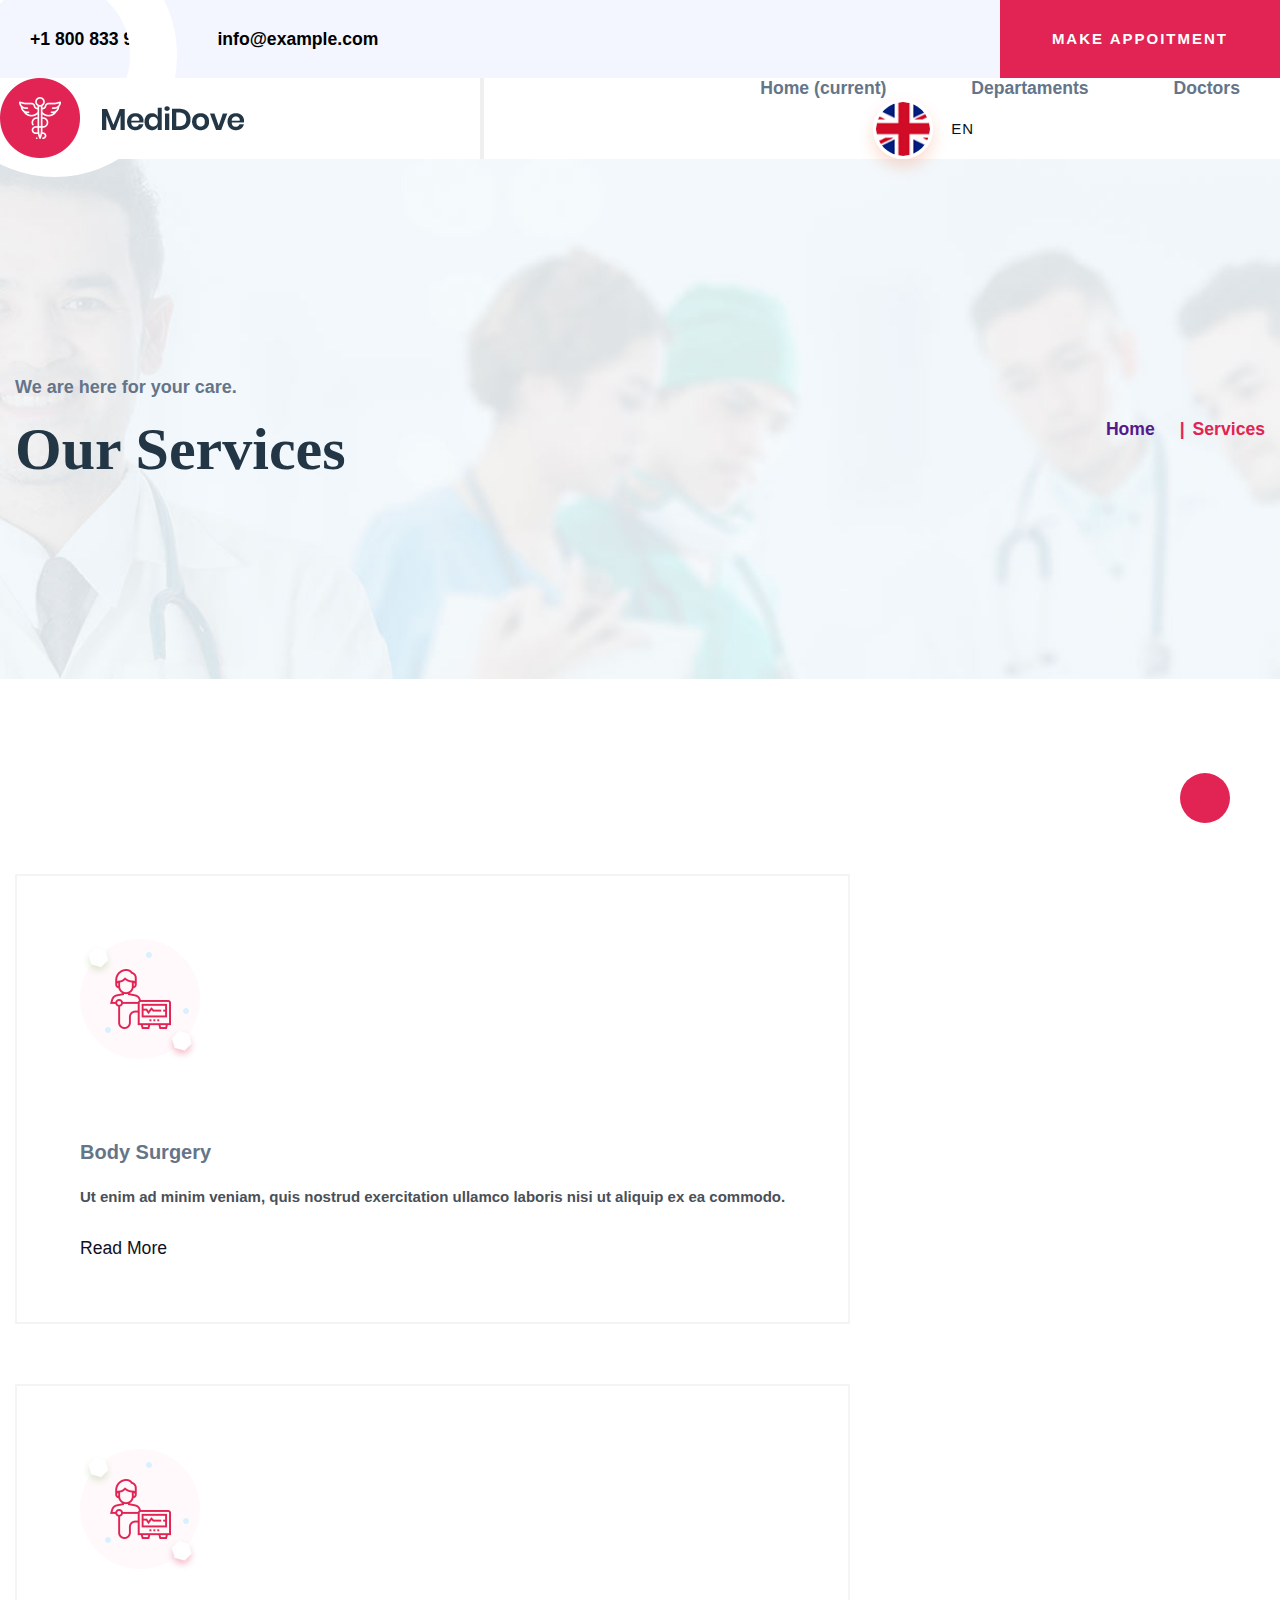
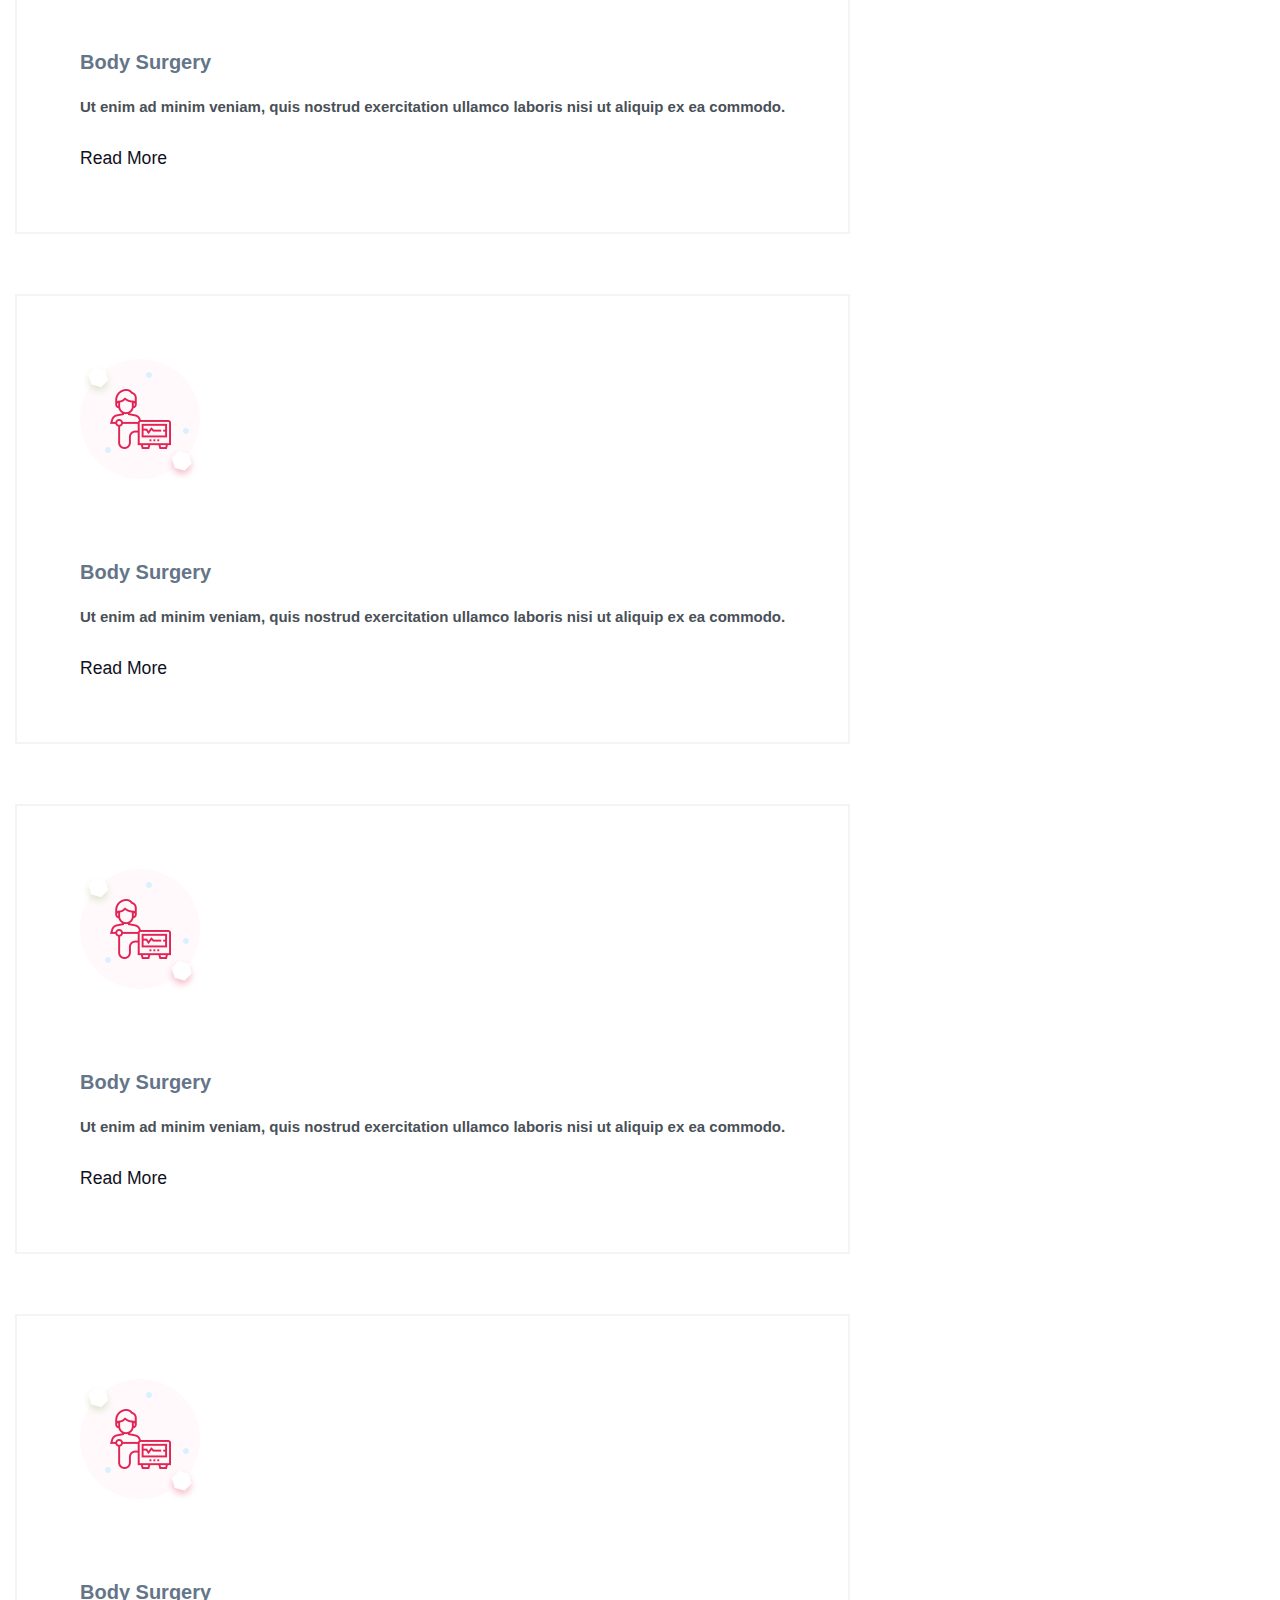
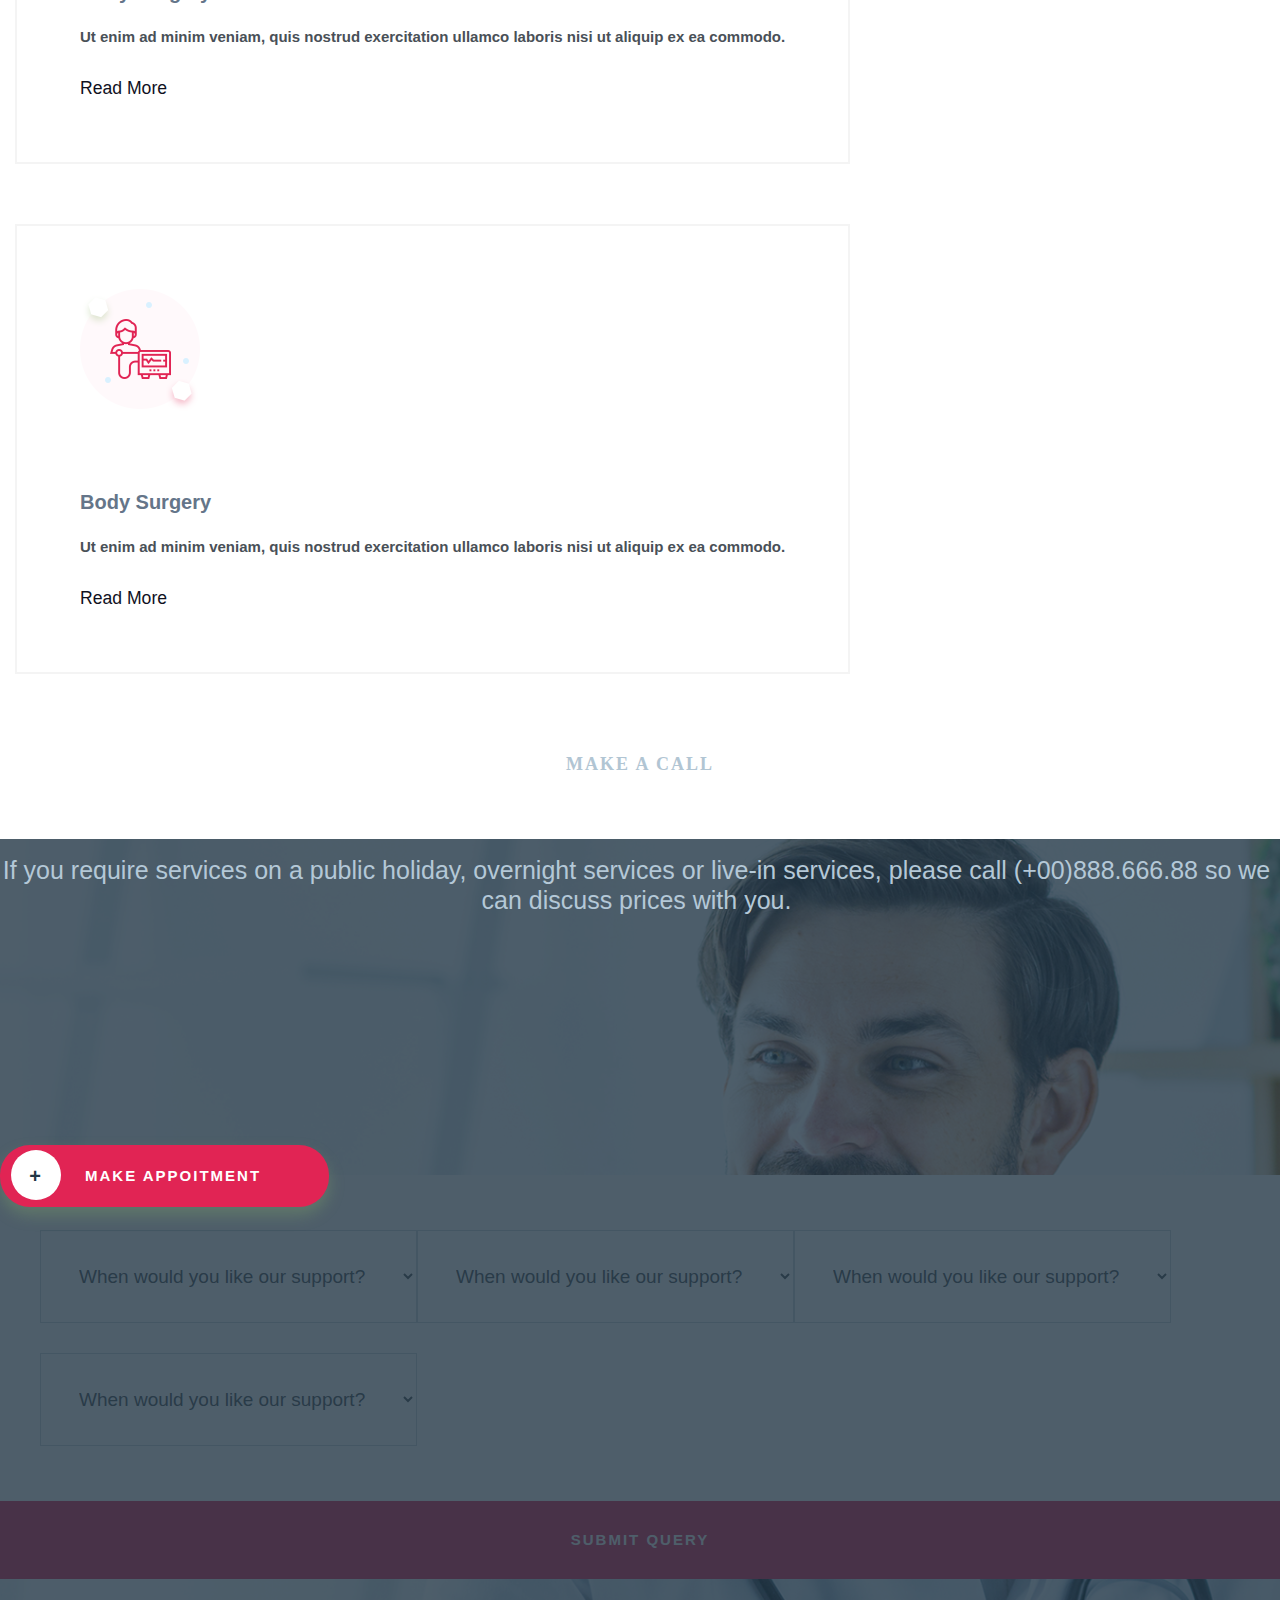
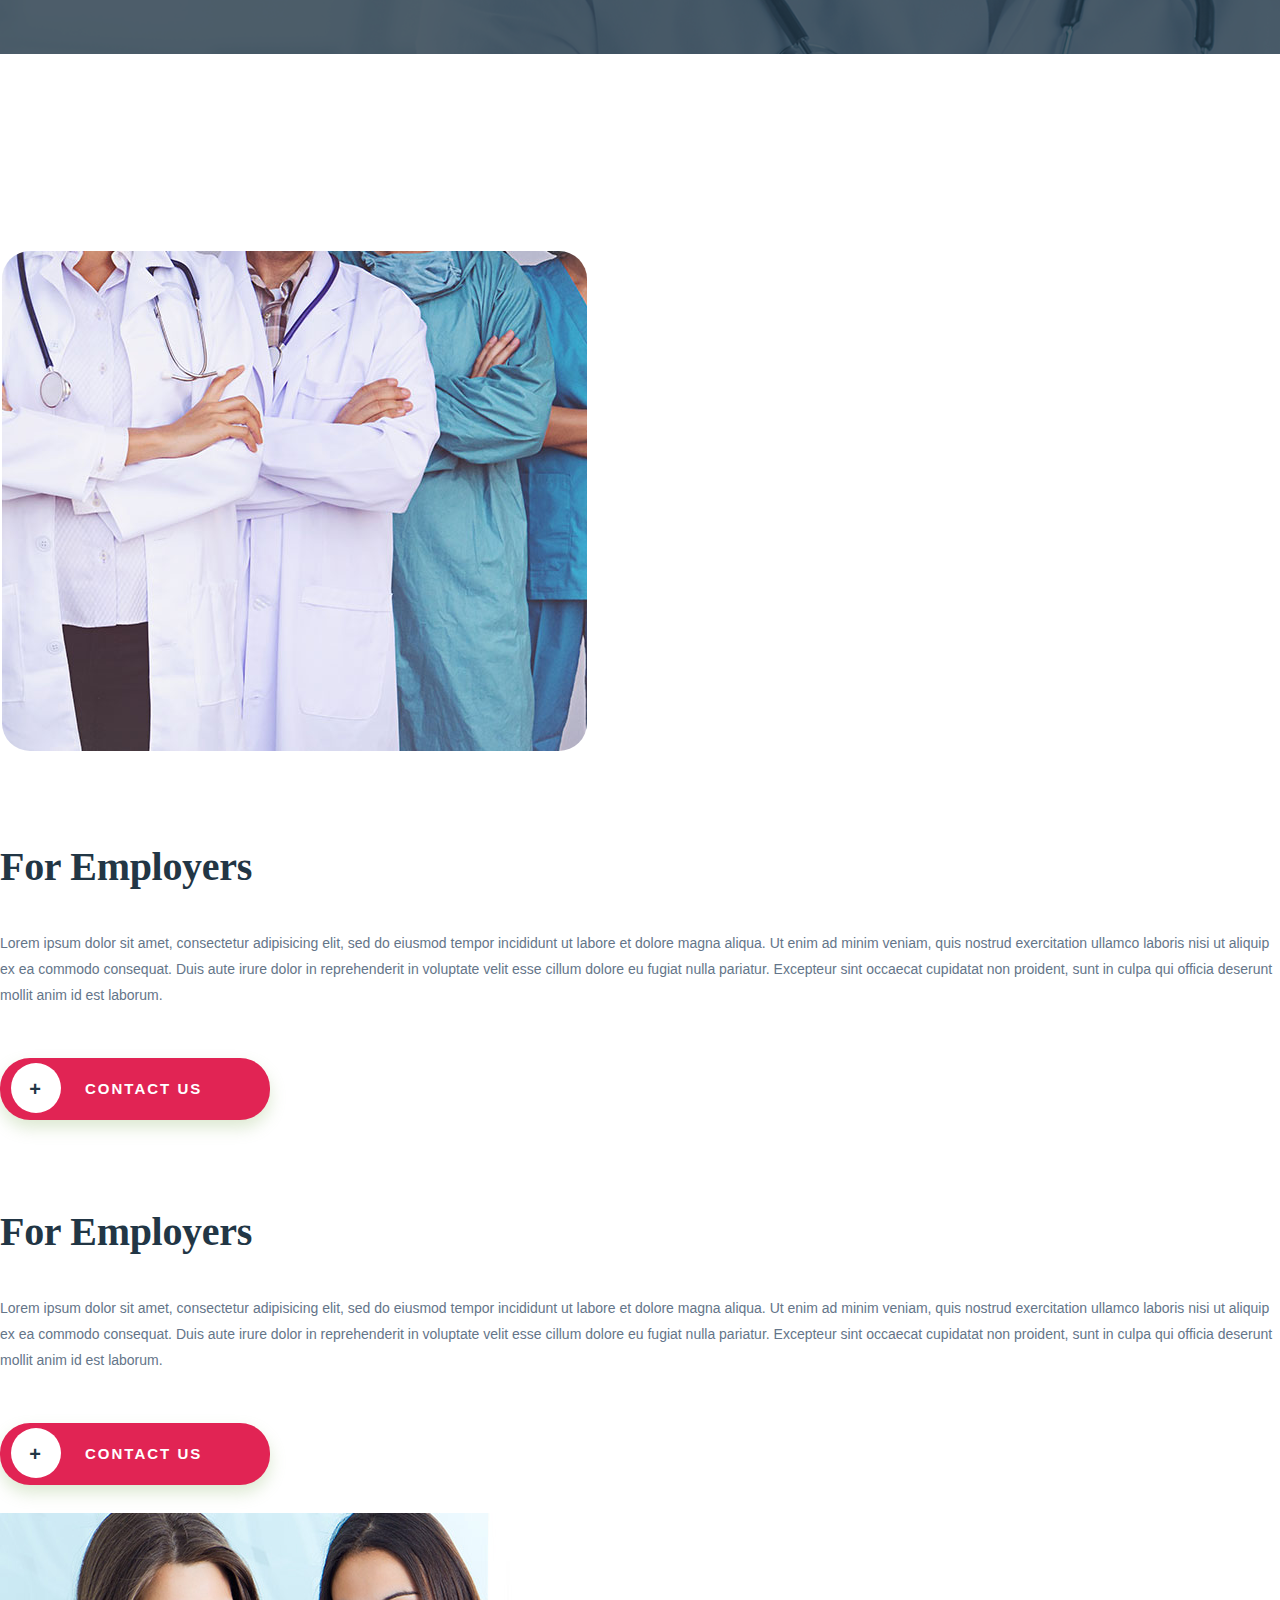
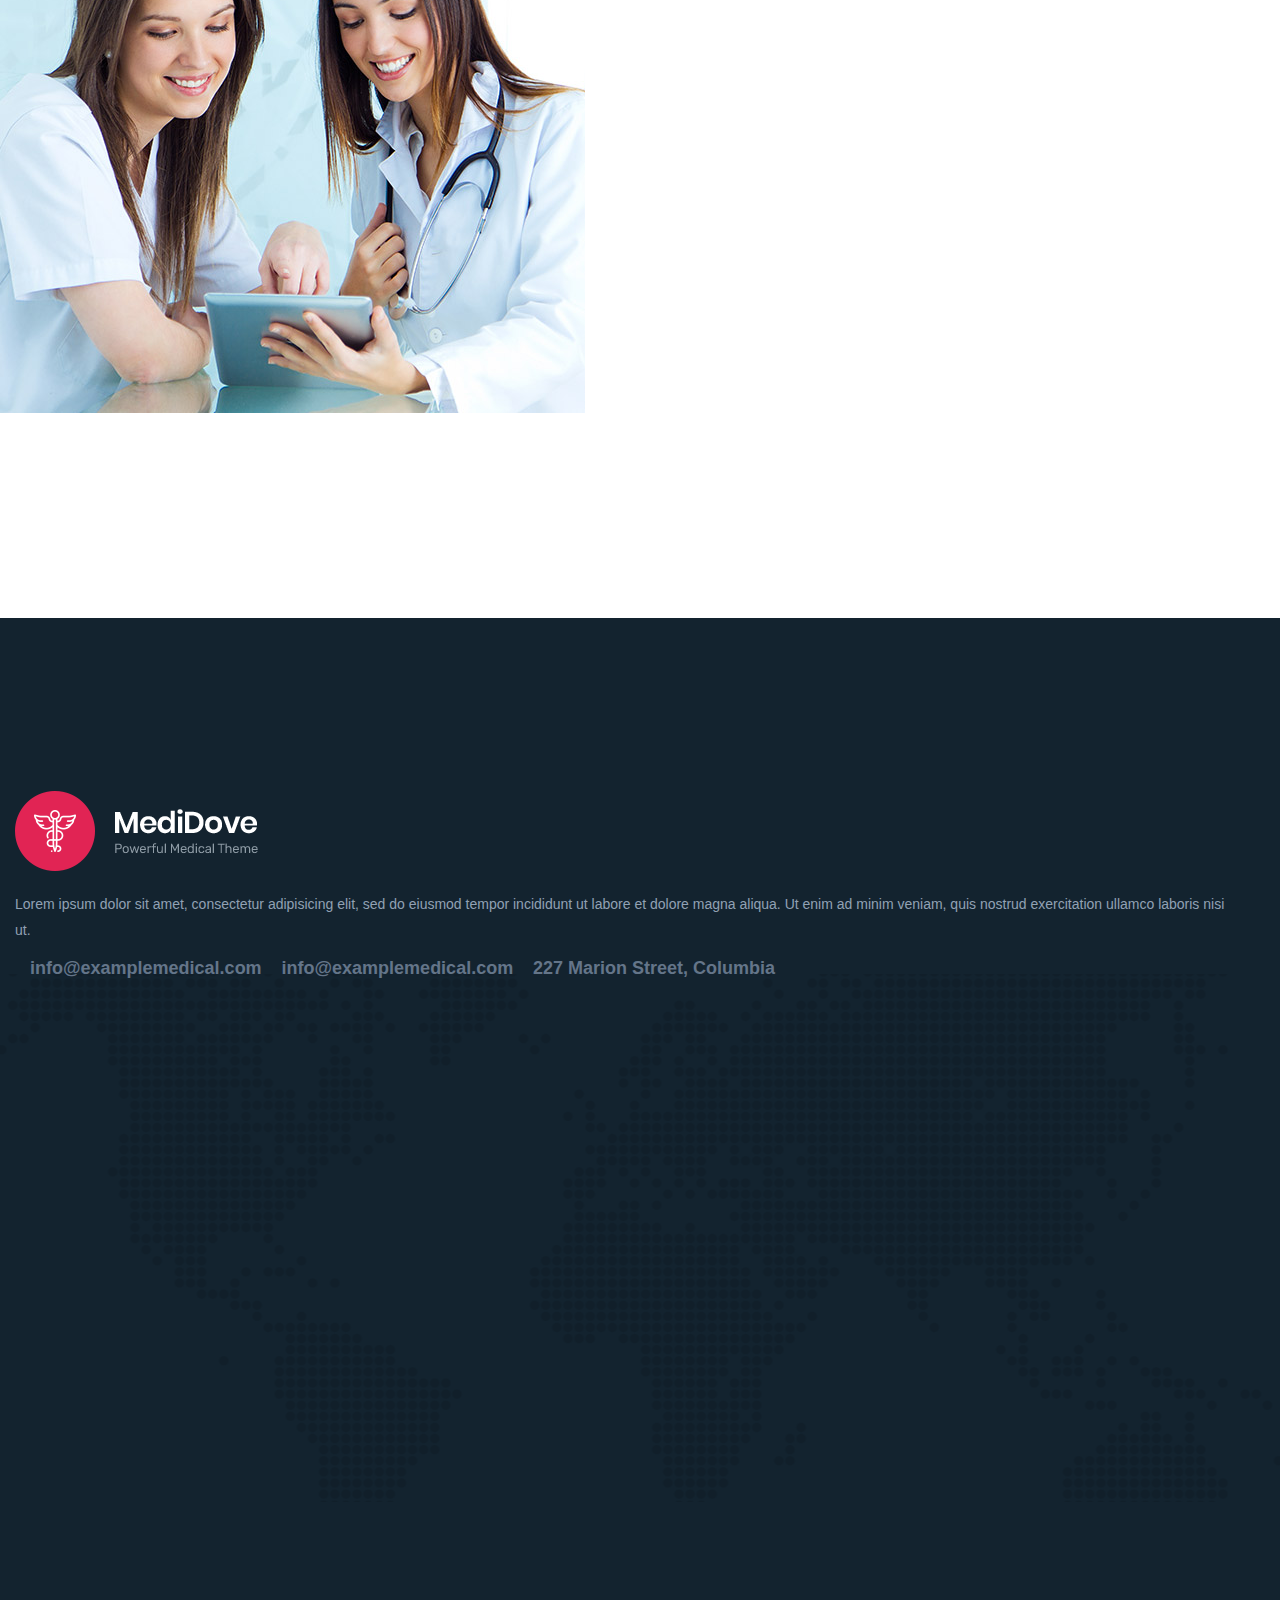
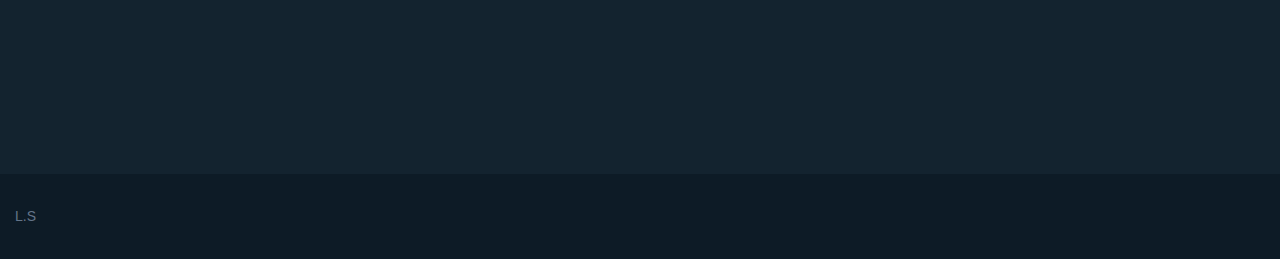
<file: departaments.html>
<html>
    <head>
        <title>Departments</title>
        <meta charset="utf-8">
        <meta name="viewport" content="width=device-width, initial-scale=1.0">
        <link rel="stylesheet" href="https://cdnjs.cloudflare.com/ajax/libs/font-awesome/6.5.2/css/all.min.css" integrity="sha512-SnH5WK+bZxgPHs44uWIX+LLJAJ9/2PkPKZ5QiAj6Ta86w+fsb2TkcmfRyVX3pBnMFcV7oQPJkl9QevSCWr3W6A==" crossorigin="anonymous" referrerpolicy="no-referrer" />
        <link rel="stylesheet" href="page.css">  
        <link rel="stylesheet" href="https://cdn.jsdelivr.net/npm/bootstrap@4.6.2/dist/css/bootstrap.min.css" integrity="sha384-xOolHFLEh07PJGoPkLv1IbcEPTNtaed2xpHsD9ESMhqIYd0nLMwNLD69Npy4HI+N" crossorigin="anonymous">
    </head>
<body>
    
<header id="header">
    <div class="top-header">
    <div class="container">
        <div class="row">
            <div class="list">
                <ul>
                    <li><i class="fa-solid fa-phone-flip"></i>
                        +1 800 833 9780</li>
                    <li><i class="fa-solid fa-envelope"></i> 
                        info@example.com</li>
                </ul>
            </div>
            <div class="button">
                <button class="buttonn" type="submit">Make Appoitment</button>
            </div>
        </div>
    </div>
</div>
 <div class="container">
    <nav class="navbar navbar-expand-lg navbar-light bg-light white-cl">
        <a class="navbar-brand" href="index.html">
            <img src="img/logo.png">
        </a>
        <button class="navbar-toggler" type="button" data-toggle="collapse" data-target="#navbarSupportedContent" aria-controls="navbarSupportedContent" aria-expanded="false" aria-label="Toggle navigation">
          <span class="navbar-toggler-icon"></span>
        </button>
      
        <div class="collapse navbar-collapse" id="navbarSupportedContent">
          <ul class="navbar-nav mr-auto">
            <li class="nav-item active">
              <a class="nav-link" href="index.html">Home <span class="sr-only">(current)</span></a>
            </li>
            <li class="nav-item">
              <a class="nav-link" href="departaments.html">Departaments</a>
            </li>
            <li class="nav-item">
                <a class="nav-link" href="doctors.html">
                  Doctors
                </a>
              </li>
          </ul>
          <div class="imgandfav">
            <img src="img/lang.png">
            <div class="dropdown">
                <span>EN<i class="fa-solid fa-chevron-down"></i></span>
                <div class="dropdown-content">
                <ul>
                    <li>USA</li>
                    <li>GEO</li>
                    <li>GER</li>
                </ul>
                </div>
            </div>

            <div class="socil-media f-left">
                <span><i class="fa-brands fa-facebook"></i></span>
                <span><i class="fa-brands fa-linkedin"></i></span>
                <span><i class="fa-brands fa-pinterest"></i></span>
                <span><i class="fa-brands fa-behance"></i></span>
                <span><i class="fa-brands fa-youtube"></i></span>
               </div>
           </div>
        </div>
      </nav>

</div>    
           
           
   
</header>

<section class="bg-white size">
    <div class="container">
        <div class="row">
            <div class="col-auto">
                <div class="txt-title">
                    <p>We are here for your care.</p>
                    <h1>Our Services</h1>
                </div>
            </div>
            <div class="col-auto ">
                <div class="home"></div>
                    <ul>
                        <li><a href="">Home</a></li>
                        <li class="pink stick">Services</li>
                    </ul>
                </div>
            </div>
        </div>
    </div>
</section>


<section class="bg bg2">
    <div class="container">
          <div class="row">
            <div class="col-md-6 col-xl-4 col-lg-6">
                <div class="box-bone box-border text-center mb-50">
                    <div class="box-mr mb-50">
                        <img src="img/service1.png">
                    </div>
                    <div class="box-text">
                        <h3>Body Surgery</h3>
                        <p>Ut enim ad minim veniam, quis nostrud exercitation ullamco laboris nisi ut aliquip ex ea commodo.</p>
                        <a class="" href="">Read More</a>
                    </div>
                </div>
            </div>
            <div class="col-md-6 col-xl-4 col-lg-6">
                <div class="box-bone box-border text-center mb-50">
                    <div class="box-mr mb-50">
                        <img src="img/service1.png">
                    </div>
                    <div class="box-text">
                        <h3>Body Surgery</h3>
                        <p>Ut enim ad minim veniam, quis nostrud exercitation ullamco laboris nisi ut aliquip ex ea commodo.</p>
                        <a class="" href="">Read More</a>
                    </div>
                </div>
            </div>
            <div class="col-md-6 col-xl-4 col-lg-6">
                <div class="box-bone box-border text-center mb-50">
                    <div class="box-mr mb-50">
                        <img src="img/service1.png">
                    </div>
                    <div class="box-text">
                        <h3>Body Surgery</h3>
                        <p>Ut enim ad minim veniam, quis nostrud exercitation ullamco laboris nisi ut aliquip ex ea commodo.</p>
                        <a class="" href="">Read More</a>
                    </div>
                </div>
            </div>
            <div class="col-md-6 col-xl-4 col-lg-6">
                <div class="box-bone box-border text-center mb-50">
                    <div class="box-mr mb-50">
                        <img src="img/service1.png">
                    </div>
                    <div class="box-text">
                        <h3>Body Surgery</h3>
                        <p>Ut enim ad minim veniam, quis nostrud exercitation ullamco laboris nisi ut aliquip ex ea commodo.</p>
                        <a class="" href="">Read More</a>
                    </div>
                </div>
            </div>
            <div class="col-md-6 col-xl-4 col-lg-6">
                <div class="box-bone box-border text-center mb-50">
                    <div class="box-mr mb-50">
                        <img src="img/service1.png">
                    </div>
                    <div class="box-text">
                        <h3>Body Surgery</h3>
                        <p>Ut enim ad minim veniam, quis nostrud exercitation ullamco laboris nisi ut aliquip ex ea commodo.</p>
                        <a class="" href="">Read More</a>
                    </div>
                </div>
            </div>
            <div class="col-md-6 col-xl-4 col-lg-6">
                <div class="box-bone box-border text-center mb-50">
                    <div class="box-mr mb-50">
                        <img src="img/service1.png">
                    </div>
                    <div class="box-text">
                        <h3>Body Surgery</h3>
                        <p>Ut enim ad minim veniam, quis nostrud exercitation ullamco laboris nisi ut aliquip ex ea commodo.</p>
                        <a class="" href="">Read More</a>
                    </div>
                </div>
            </div>
          </div>
    </div>
</section>

<section class="bg-blue pos-rel">
<div class="container">
    <div class="row normal">
        <div class="col-md-6 col-lg-6 col-lg-4">
            <div class="text-title pos-rel margin">
                <div class="section-text pos-rel">
                    <h5>make a call</h5>
                    <h1>Quote Calculator</h1>
                    <p>If you require services on a public holiday, overnight services or live-in services, please call (+00)888.666.88 so we
                        can discuss prices with you.</p>
                </div>
              
                    <button class="buttonn button-icon" type="submit">
                        <span>+</span>
                        Make Appoitment</button>
              
            </div>
        </div>
        <div class="col-md-6 col-lg-6 col-lg-4">
            <div class="inputs">
                <div class="input-box">
                    <form>
                        <div class="form-row">
                            <div class="form-group col-xl-12">
                                <label for="inputState"></label>
                                <select id="inputState" class="form-control ff" placeholder="When would you like our support?">
                                  <option selected>When would you like our support?</option>
                                  <option>...</option>
                                </select>
                              </div>
                              <div class="form-group col-xl-12">
                                <label for="inputState"></label>
                                <select id="inputState" class="form-control" placeholder="When would you like our support?">
                                  <option selected>When would you like our support?</option>
                                  <option>...</option>
                                </select>
                              </div>
                              <div class="form-group col-xl-12">
                                <label for="inputState"></label>
                                <select id="inputState" class="form-control" placeholder="When would you like our support?">
                                  <option selected>When would you like our support?</option>
                                  <option>...</option>
                                </select>
                              </div>
                              <div class="form-group col-xl-12">
                                <label for="inputState"></label>
                                <select id="inputState" class="form-control" placeholder="When would you like our support?">
                                  <option selected>When would you like our support?</option>
                                  <option>...</option>
                                </select>
                              </div>
                              
                        </div>
                       
                      </form>
                      
                </div>
                <a class="buttonn" type="submit">
                    submit query</a>
            </div>
        </div>
    </div>
</div>
</section>
<section class="bgg">
    <div class="container">
        <div class="row normal">
            <div class="col-md-6 col-xl-6">
                <div class="img">
                    <img src="img/doctors.jpg">
                </div>
            </div>
                <div class="col-md-6 col-xl-6">
                <div class="doctors-text">
                    <h1>For Employers</h1>
                <p>Lorem ipsum dolor sit amet, consectetur adipisicing elit, sed do eiusmod tempor incididunt ut labore et dolore magna aliqua. Ut enim ad minim veniam, quis nostrud exercitation ullamco laboris nisi ut aliquip ex ea commodo consequat. Duis aute irure dolor in reprehenderit in voluptate velit esse cillum dolore eu fugiat nulla pariatur. Excepteur sint occaecat cupidatat non proident, sunt in culpa qui officia deserunt mollit anim id est laborum.</p>
                <button href="" class="buttonn button-icon">
                    <span>+</span>
                    Contact us</button>
                </div>
            </div>
          
        </div>
        <div class="row normal">
           
                <div class="col-md-6 col-xl-6">
                <div class="doctors-text">
                    <h1>For Employers</h1>
                <p>Lorem ipsum dolor sit amet, consectetur adipisicing elit, sed do eiusmod tempor incididunt ut labore et dolore magna aliqua. Ut enim ad minim veniam, quis nostrud exercitation ullamco laboris nisi ut aliquip ex ea commodo consequat. Duis aute irure dolor in reprehenderit in voluptate velit esse cillum dolore eu fugiat nulla pariatur. Excepteur sint occaecat cupidatat non proident, sunt in culpa qui officia deserunt mollit anim id est laborum.</p>
                <button href="" class="buttonn button-icon">
                    <span>+</span>
                    Contact us</button>
                </div>
            </div>
            <div class="col-md-6 col-xl-6">
                
                    <img src="img/hire2.jpg">
                
            </div>
        </div>
         
      </div>


</section>


<footer class="bg-darkblue pos-rel">
        <div class="container">
            <div class="row align-items-center">
                <div class="col-xl-4">
                    <div class="contat-Us">
                        <a href="">
                            <img src="img/footer-logo-3.png">
                        </a>
                        <div class="text-margin">
                            <p>Lorem ipsum dolor sit amet, consectetur adipisicing elit, sed do eiusmod tempor
                                incididunt ut labore et dolore magna
                                aliqua. Ut enim ad minim veniam, quis nostrud exercitation ullamco laboris nisi ut.</p>
                        </div>
                        <div class="linkss">
                            <ul>
                                <li>
                                    <i class="fa-solid fa-envelope"></i>
                                    info@examplemedical.com</li>
                                <li><i class="fa-solid fa-copy"></i>
                                    info@examplemedical.com  </li>
                                <li><i class="fa-solid fa-flag"></i>
                                    227 Marion Street, Columbia</li>
                            </ul>
                        </div>
                    </div>
                </div>
                <div class="col-xl-4">
                    <div class="uniq">
                    <div class="still">
                        <h3>departamens</h3>
                    </div>
                    <div class="sections">
                        <ul>
                        <li><a class="options">Surgery and Radiology</a></li>
                        <li><a class="options">Surgery and Radiology</a></li>
                        <li><a class="options">Surgery and Radiology</a></li>
                        <li><a class="options">Surgery and Radiology</a></li>
                        <li><a class="options">Surgery and Radiology</a></li>
                        <li><a class="options">Surgery and Radiology</a></li>
                        <li><a class="options">Surgery and Radiology</a></li>
                        <li><a class="options">Surgery and Radiology</a></li>
                        <li><a class="options">Surgery and Radiology</a></li>
                        <li><a class="options">Surgery and Radiology</a></li>
                        <li><a class="options">Surgery and Radiology</a></li>
                        <li><a class="options">Surgery and Radiology</a></li>

                        </ul>
                    </div>
                </div>
            </div>
                <div class="col-xl-4">
                    <div class="Newfeed">
                        <div class="still">
                            <h3>New feed</h3>
                        </div>
                        <div class="blogs">
                            <div class="single-blog mb-30">
                                <div class="float-l">
                                    <a href="">
                                        <img src="img/feeds-thumb-1.jpg">
                                    </a>
                                    
                                </div>
                                <div class="texts">
                                    <h5>
                                        <a href="">Lorem ipsum dolor sit am et, consectetur.</a>
                                    </h5>
                                    <p></p>
                                </div>
                            </div>
                            <div class="single-blog mb-30">
                                <div class="float-l">
                                    <a href="">
                                        <img src="img/feeds-thumb-1.jpg">
                                    </a>
                                </div>
                                <div class="texts">
                                    <h5>
                                        <a href="">Lorem ipsum dolor sit am et, consectetur.</a>
                                    </h5>
                                    <p></p>
                                </div>
                            </div>
                            <div class="single-blog mb-30">
                                <div class="float-l">
                                    <a href="">
                                        <img src="img/feeds-thumb-1.jpg">
                                    </a>
                                </div>
                                <div class="texts">
                                    <h5>
                                        <a href="">Lorem ipsum dolor sit am et, consectetur.</a>
                                    </h5>
                                    <p></p>
                                </div>
                            </div>
                        </div>
                    </div>
                </div>
            </div>
        </div>

        <div class="bottomfoot">
            <div class="container">
                <div class="row">
                    <div class="col-xl-12">
                        <div class="text-center">
                            <p>L.S</p>
                        </div>
                    </div>
                </div>
            </div>
        </div>
</footer>


<a  href="#header" id="header" class="scrollbar">
    <i class="fa-solid fa-angle-up"></i>
  </a>    
<script src="https://cdn.jsdelivr.net/npm/jquery@3.5.1/dist/jquery.slim.min.js" integrity="sha384-DfXdz2htPH0lsSSs5nCTpuj/zy4C+OGpamoFVy38MVBnE+IbbVYUew+OrCXaRkfj" crossorigin="anonymous"></script>
<script src="https://cdn.jsdelivr.net/npm/popper.js@1.16.1/dist/umd/popper.min.js" integrity="sha384-9/reFTGAW83EW2RDu2S0VKaIzap3H66lZH81PoYlFhbGU+6BZp6G7niu735Sk7lN" crossorigin="anonymous"></script>
<script src="https://cdn.jsdelivr.net/npm/bootstrap@4.6.2/dist/js/bootstrap.min.js" integrity="sha384-+sLIOodYLS7CIrQpBjl+C7nPvqq+FbNUBDunl/OZv93DB7Ln/533i8e/mZXLi/P+" crossorigin="anonymous"></script>
</body>    
</html>
</file>
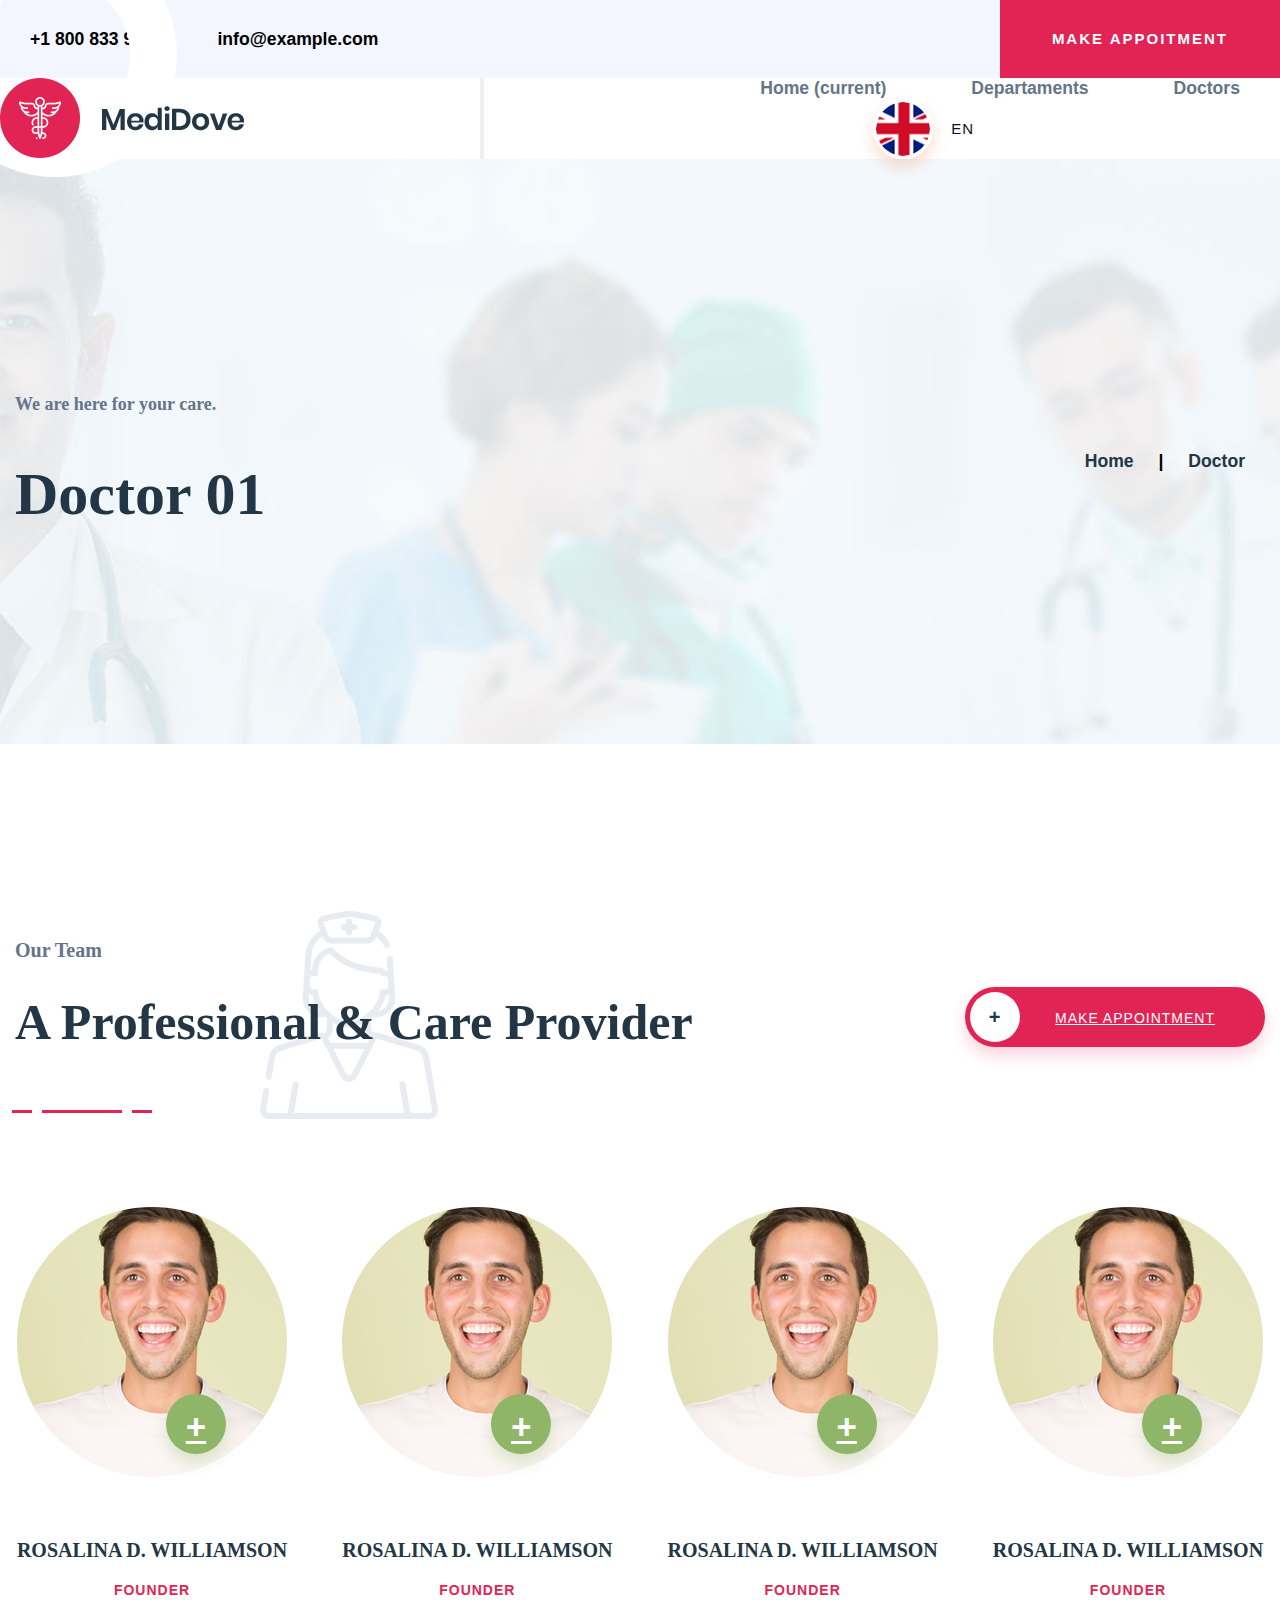
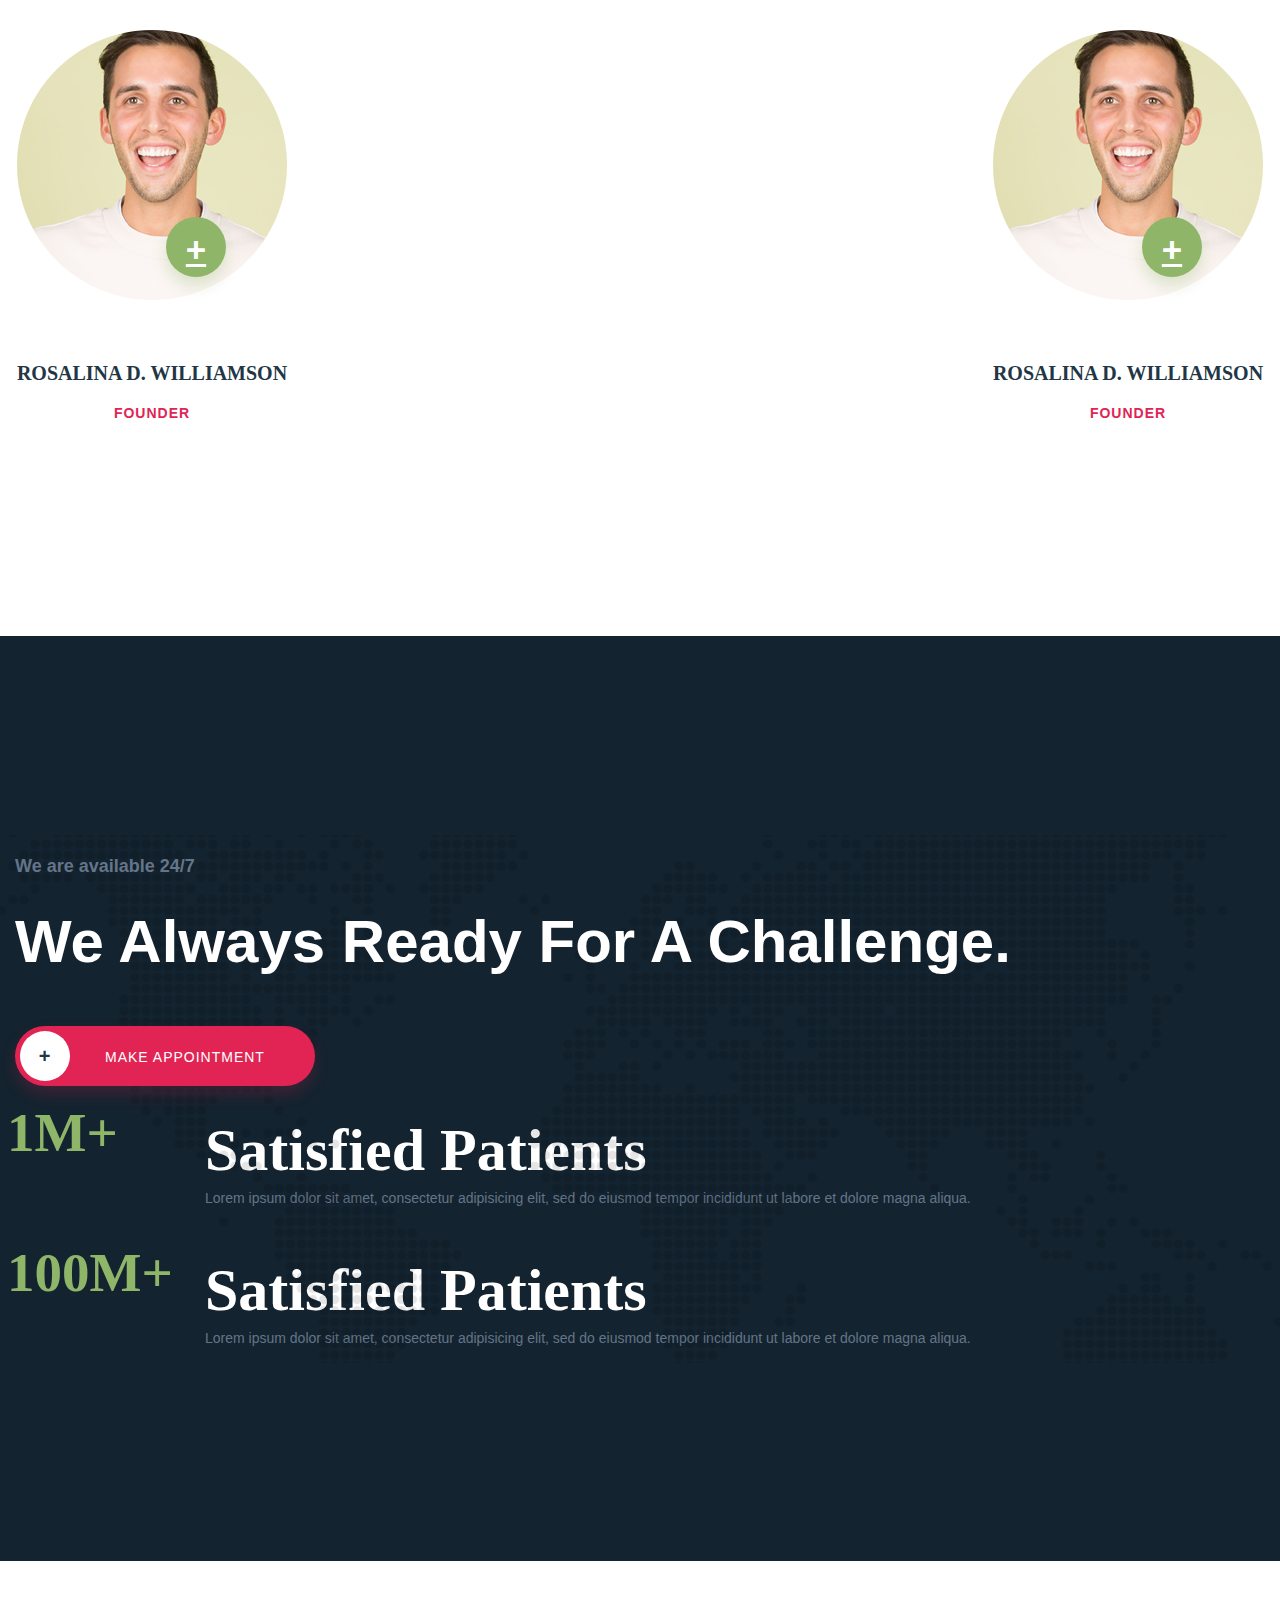
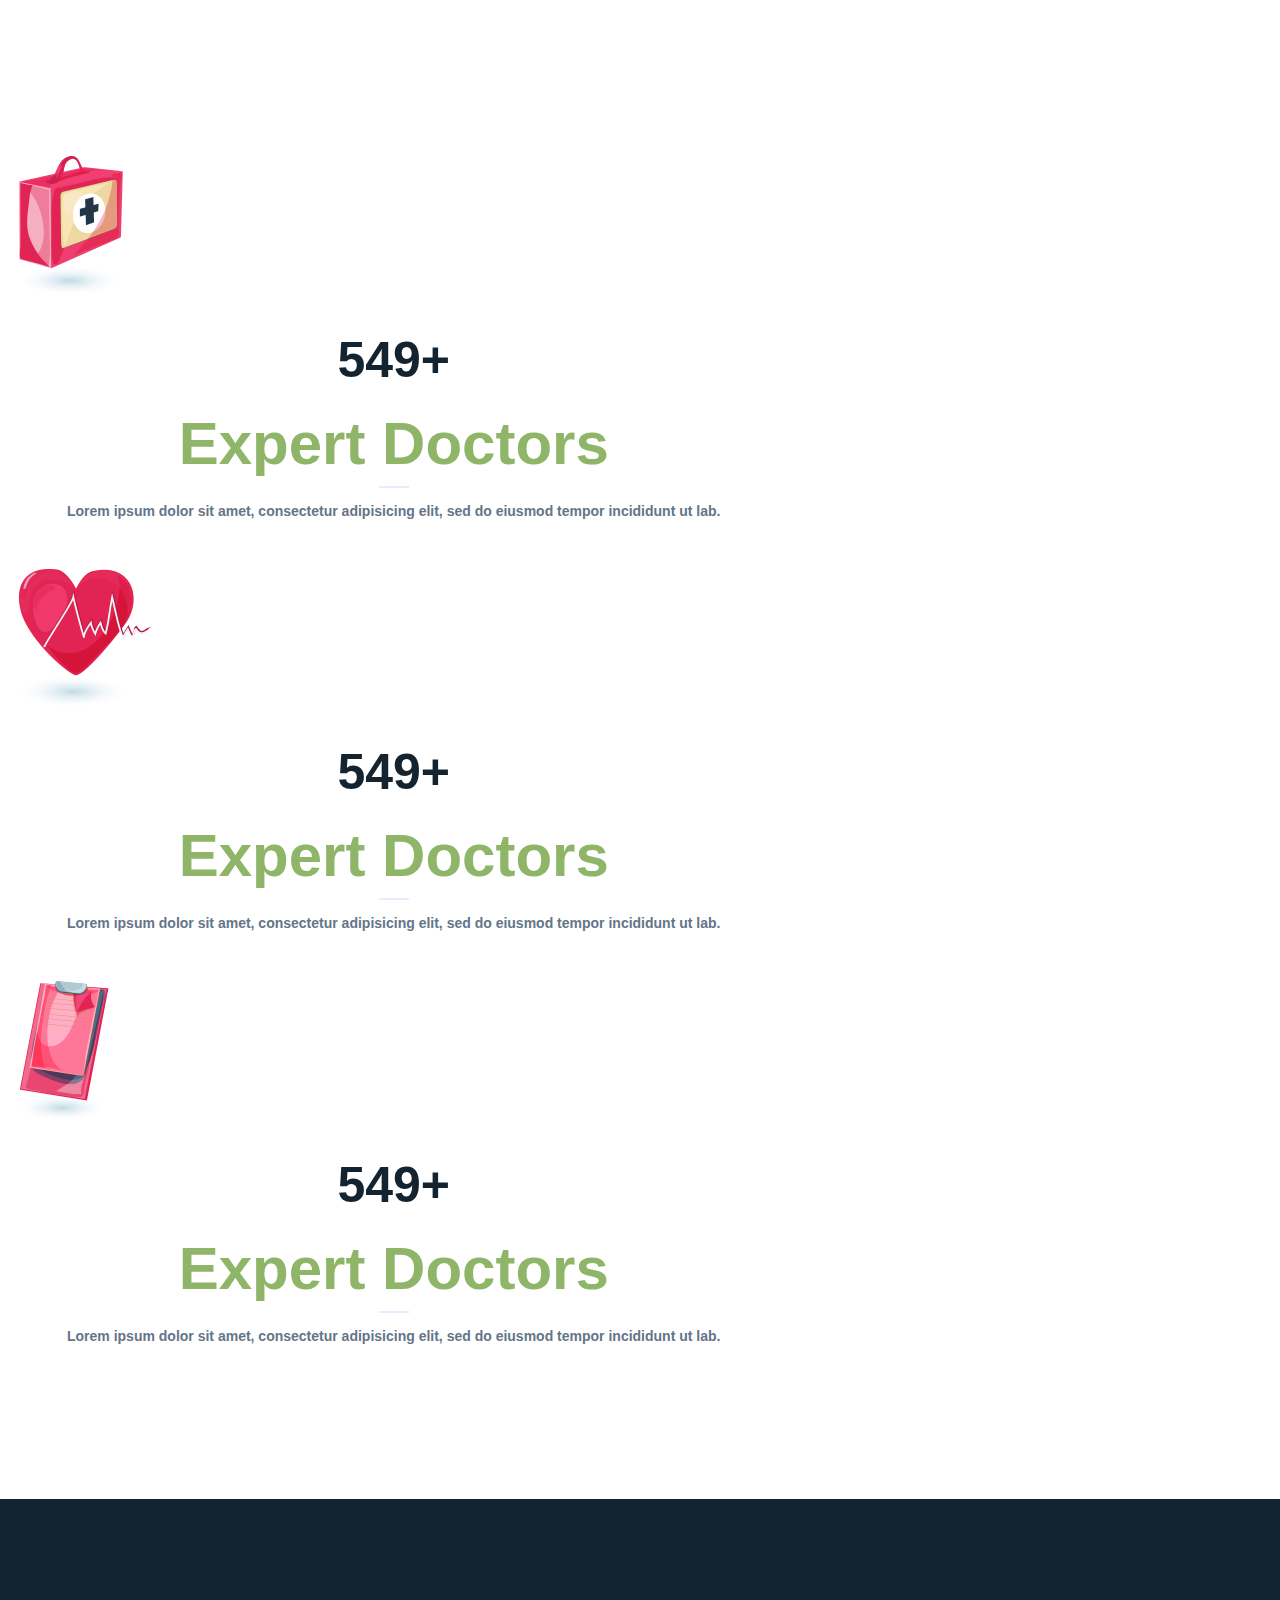
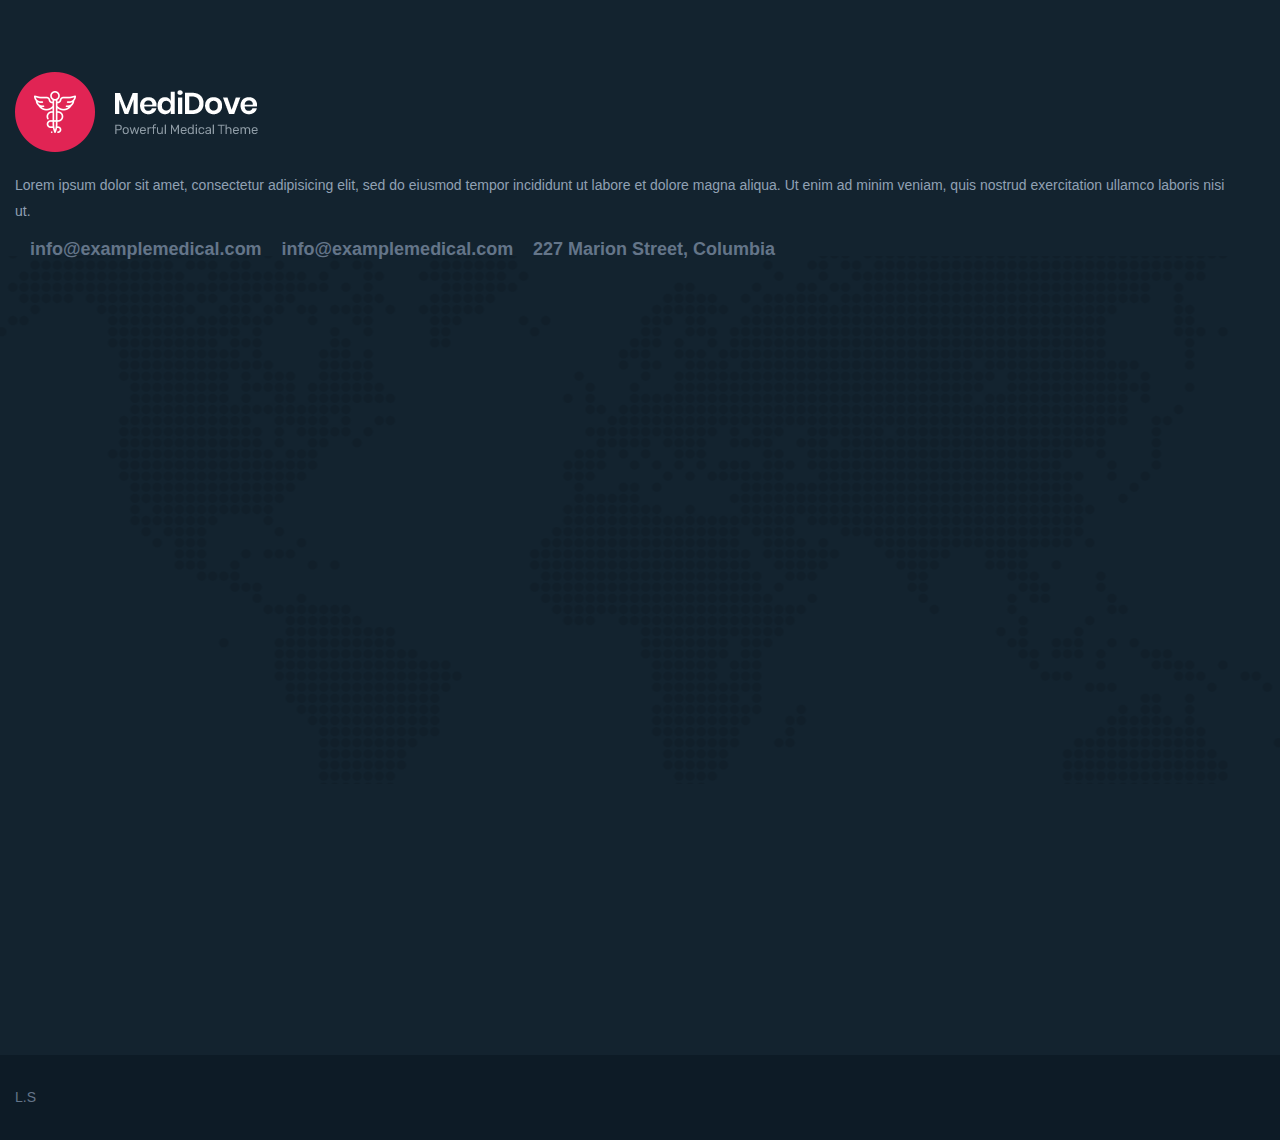
<file: doctors.html>
<html>
    <head>
        <title>Doctors</title>
        <meta charset="utf-8">
        <meta name="viewport" content="width=device-width, initial-scale=1.0">
        <link rel="stylesheet" href="https://cdnjs.cloudflare.com/ajax/libs/font-awesome/6.5.2/css/all.min.css" integrity="sha512-SnH5WK+bZxgPHs44uWIX+LLJAJ9/2PkPKZ5QiAj6Ta86w+fsb2TkcmfRyVX3pBnMFcV7oQPJkl9QevSCWr3W6A==" crossorigin="anonymous" referrerpolicy="no-referrer" />
        <link rel="stylesheet" href="page.css">
        <link rel="stylesheet" href="https://cdn.jsdelivr.net/npm/bootstrap@4.6.2/dist/css/bootstrap.min.css" integrity="sha384-xOolHFLEh07PJGoPkLv1IbcEPTNtaed2xpHsD9ESMhqIYd0nLMwNLD69Npy4HI+N" crossorigin="anonymous">
    </head>
<body>

    <header id="header">
        <div class="top-header">
        <div class="container">
            <div class="row">
                <div class="list">
                    <ul>
                        <li><i class="fa-solid fa-phone-flip"></i>
                            +1 800 833 9780 </li>
                        <li><i class="fa-solid fa-envelope"></i> 
                            info@example.com</li>
                    </ul>
                </div>
                <div class="button">
                    <button class="buttonn" type="submit">Make Appoitment</button>
                </div>
            </div>
        </div>
    </div>
     <div class="container">
        <nav class="navbar navbar-expand-lg navbar-light  white-cl">
            <a class="navbar-brand hh" href="index.html">
                <img src="img/logo.png">
            </a>
            <button class="navbar-toggler" type="button" data-toggle="collapse" data-target="#navbarSupportedContent" aria-controls="navbarSupportedContent" aria-expanded="false" aria-label="Toggle navigation">
              <span class="navbar-toggler-icon"></span>
            </button>
          
            <div class="collapse navbar-collapse" id="navbarSupportedContent">
              <ul class="navbar-nav mr-auto">
                <li class="nav-item active">
                  <a class="nav-link" href="index.html">Home <span class="sr-only">(current)</span></a>
                </li>
                <li class="nav-item">
                  <a class="nav-link" href="departaments.html">Departaments</a>
                </li>
                <li class="nav-item">
                  <a class="nav-link" href="doctors.html">
                    Doctors
                  </a>
                </li>
              </ul>
              <div class="imgandfav">
                <img src="img/lang.png">
                <div class="dropdown">
                    <span>EN<i class="fa-solid fa-chevron-down"></i></span>
                    <div class="dropdown-content">
                    <ul>
                        <li>USA</li>
                        <li>GEO</li>
                        <li>GER</li>
                    </ul>
                    </div>
                </div>
    
                <div class="socil-media f-left">
                <span><i class="fa-brands fa-facebook"></i></span>
                <span><i class="fa-brands fa-linkedin"></i></span>
                <span><i class="fa-brands fa-pinterest"></i></span>
                <span><i class="fa-brands fa-behance"></i></span>
                <span><i class="fa-brands fa-youtube"></i></span>
                   </div>
               </div>
            </div>
          </nav>
    
    </div>    
               
               
       
</header>
<main>
<section class="bg-white ppd">
    <div class="container">
        <div class="row">
            <div class="col-auto">
             <div class="txt-title">
                <h5>We are here for your care.</h5>
                <h1>Doctor 01</h1>
             </div>
            </div>
            <div class="col-auto">
                <div class="stick">
                    <ul>
                        <li><a href="">Home</a></li>
                        <li class="stick2"></li>
                        <li><a href="">Doctor</a></li>
                    </ul>
                </div>
                </div>
        </div>
    </div>
    
   
</section>


<section class="bg-nurse">
    <div class="container"> 
        <div class="row">
            <div class="col-md-6">
            
              <div class="section-icon-title pos-rel mb-75">
               <div class="icon-nurse2">
                <div class="text-about pos-rel">
                  <h5>Our Team</h5>
                  <h1>A Professional & Care Provider</h1>
                 </div>
                <img class="section-back icon-back" src="img/section-back-icon.png">
               </div>
               <div class="col-auto pos-rel">
                <img class="line" src="img/section-title-line.png">
               </div>
              </div>
            </div>
          <div class="col-md-6">
            <div class="section-button text-right ">
              <a class="button-btn btn-icon" href="">
                <span class="icon-img">+</span>
                                                 Make Appointment
              </a>
            </div>
          </div>
      
          </div>
      
          <div class="row">
            <div class="col-xl-4 col-lg-6 col-md-6" >
              <div class="box-icon">
                <div class="team-worker">
                  <img class="img" src="img/member1.png">
                  <a href="" class="pluse-link">+</a>
                </div>
                <div class="team-profession">
                  <h3>Rosalina D. Williamson
                                         </h3>
                  <h6>Founder</h6>
                </div>
              </div>
            </div>
            <div class="col-xl-4 col-lg-6 col-md-6" >
              <div class="box-icon">
                <div class="team-worker">
                  <img class="img" src="img/member1.png">
                  <a href="" class="pluse-link">+</a>
                </div>
                <div class="team-profession">
                  <h3>Rosalina D. Williamson
                                         </h3>
                  <h6>Founder</h6>
                </div>
              </div>
            </div>
            <div class="col-xl-4 col-lg-6 col-md-6" >
              <div class="box-icon">
                <div class="team-worker">
                  <img class="img" src="img/member1.png">
                  <a href="" class="pluse-link">+</a>
                </div>
                <div class="team-profession">
                  <h3>Rosalina D. Williamson
                                         </h3>
                  <h6>Founder</h6>
                </div>
              </div>
            </div>
            <div class="col-xl-4 col-lg-6 col-md-6" >
              <div class="box-icon">
                <div class="team-worker">
                  <img class="img" src="img/member1.png">
                  <a href="" class="pluse-link">+</a>
                </div>
                <div class="team-profession">
                  <h3>Rosalina D. Williamson
                                         </h3>
                  <h6>Founder</h6>
                </div>
              </div>
            </div>
            <div class="col-xl-4 col-lg-6 col-md-6" >
              <div class="box-icon">
                <div class="team-worker">
                  <img class="img" src="img/member1.png">
                  <a href="" class="pluse-link">+</a>
                </div>
                <div class="team-profession">
                  <h3>Rosalina D. Williamson
                                         </h3>
                  <h6>Founder</h6>
                </div>
              </div>
            </div>
            <div class="col-xl-4 col-lg-6 col-md-6" >
              <div class="box-icon">
                <div class="team-worker">
                  <img class="img" src="img/member1.png">
                  <a href="" class="pluse-link">+</a>
                </div>
                <div class="team-profession">
                  <h3>Rosalina D. Williamson
                                         </h3>
                  <h6>Founder</h6>
                </div>
              </div>
            </div>
          </div>
    </div>

</section>

<section class="pos-rel primiary bg-img">
    <div class="container">
      <div class="row">
        <div class="col-md-6 col-lg-6 ">
          <div class=" text-section-2 pos-rel">
            <div class="title-section pos-rel">
              <h5>We are available 24/7</h5>
              <h1 class="white">We Always Ready For A Challenge.</h1>
            </div>
          </div>
          <button class="button-btn btn-icon" href="">
            <span class="icon-img">+</span>
                                             Make Appointment
          </button>
        </div>
        <div class="col-md-6 col-lg-6 ">
          <div class="static"> 
             <h1>1M+</h1>
            <div class="info">
            
              <h5> <i class="fa-solid fa-user"></i>
                Satisfied Patients</h5>
              <p>Lorem ipsum dolor sit amet, consectetur adipisicing elit, sed do eiusmod tempor incididunt ut labore et dolore magna
                aliqua.</p>
            </div>
          </div>
  
          <div class="static">
            <h1>100M+</h1>
            <div class="info">
              
              <h5> <i class="fa-solid fa-user"></i>
                Satisfied Patients</h5>
              <p>Lorem ipsum dolor sit amet, consectetur adipisicing elit, sed do eiusmod tempor incididunt ut labore et dolore magna
                aliqua.</p>
            </div>
          </div>
        </div>
      </div>
    </div>
  </section>


<section class="bg">
  <div class="container">
    <div class="row">
      <div class="col-xl-4 col-lg-4 col-md-4">
        <div class="count box-count box-white text-center dash">
          <img src="img/counter-icon-7.png">
        </div>
        <div class="texta">
          <h1>549+</h1>
          <h6>Expert Doctors</h6>
          <P>Lorem ipsum dolor sit amet, consectetur adipisicing elit, sed do eiusmod tempor incididunt ut lab.</P>
        </div>
      </div>
      <div class="col-xl-4 col-lg-4 col-md-4">
        <div class="count box-count box-white text-center dash">
          <img src="img/counter-icon-83.png">
        </div>
        <div class="texta">
          <h1>549+</h1>
          <h6>Expert Doctors</h6>
          <P>Lorem ipsum dolor sit amet, consectetur adipisicing elit, sed do eiusmod tempor incididunt ut lab.</P>
        </div>
      </div>
      <div class="col-xl-4 col-lg-4 col-md-4">
        <div class="count box-count box-white text-center dash">
          <img src="img/counter-icon-9.png">
        </div>
        <div class="texta">
          <h1>549+</h1>
          <h6>Expert Doctors</h6>
          <P>Lorem ipsum dolor sit amet, consectetur adipisicing elit, sed do eiusmod tempor incididunt ut lab.</P>
        </div>
      </div>
    </div>
  </div>
</section>
</main>
<footer class="bg-darkblue pos-rel">
  <div class="container">
      <div class="row align-items-center">
          <div class="col-xl-4">
              <div class="contat-Us">
                  <a href="">
                      <img src="img/footer-logo-3.png">
                  </a>
                  <div class="text-margin">
                      <p>Lorem ipsum dolor sit amet, consectetur adipisicing elit, sed do eiusmod tempor
                          incididunt ut labore et dolore magna
                          aliqua. Ut enim ad minim veniam, quis nostrud exercitation ullamco laboris nisi ut.</p>
                  </div>
                  <div class="linkss">
                      <ul>
                          <li>
                              <i class="fa-solid fa-envelope"></i>
                              info@examplemedical.com</li>
                          <li><i class="fa-solid fa-copy"></i>
                              info@examplemedical.com  </li>
                          <li><i class="fa-solid fa-flag"></i>
                              227 Marion Street, Columbia</li>
                      </ul>
                  </div>
              </div>
          </div>
          <div class="col-xl-4">
              <div class="uniq">
              <div class="still">
                  <h3>departamens</h3>
              </div>
              <div class="sections">
                  <ul>
                  <li><a class="options">Surgery and Radiology</a></li>
                  <li><a class="options">Surgery and Radiology</a></li>
                  <li><a class="options">Surgery and Radiology</a></li>
                  <li><a class="options">Surgery and Radiology</a></li>
                  <li><a class="options">Surgery and Radiology</a></li>
                  <li><a class="options">Surgery and Radiology</a></li>
                  <li><a class="options">Surgery and Radiology</a></li>
                  <li><a class="options">Surgery and Radiology</a></li>
                  <li><a class="options">Surgery and Radiology</a></li>
                  <li><a class="options">Surgery and Radiology</a></li>
                  <li><a class="options">Surgery and Radiology</a></li>
                  <li><a class="options">Surgery and Radiology</a></li>

                  </ul>
              </div>
          </div>
      </div>
          <div class="col-xl-4">
              <div class="Newfeed">
                  <div class="still">
                      <h3>New feed</h3>
                  </div>
                  <div class="blogs">
                      <div class="single-blog mb-30">
                          <div class="float-l">
                              <a href="">
                                  <img src="img/feeds-thumb-1.jpg">
                              </a>
                              
                          </div>
                          <div class="texts">
                              <h5>
                                  <a href="">Lorem ipsum dolor sit am et, consectetur.</a>
                              </h5>
                              <p></p>
                          </div>
                      </div>
                      <div class="single-blog mb-30">
                          <div class="float-l">
                              <a href="">
                                  <img src="img/feeds-thumb-1.jpg">
                              </a>
                          </div>
                          <div class="texts">
                              <h5>
                                  <a href="">Lorem ipsum dolor sit am et, consectetur.</a>
                              </h5>
                              <p></p>
                          </div>
                      </div>
                      <div class="single-blog mb-30">
                          <div class="float-l">
                              <a href="">
                                  <img src="img/feeds-thumb-1.jpg">
                              </a>
                          </div>
                          <div class="texts">
                              <h5>
                                  <a href="">Lorem ipsum dolor sit am et, consectetur.</a>
                              </h5>
                              <p></p>
                          </div>
                      </div>
                  </div>
              </div>
          </div>
      </div>
  </div>

  <div class="bottomfoot">
      <div class="container">
          <div class="row">
              <div class="col-xl-12">
                  <div class="text-center">
                      <p>L.S</p>
                  </div>
              </div>
          </div>
      </div>
  </div>
</footer>
    <script src="https://cdn.jsdelivr.net/npm/jquery@3.5.1/dist/jquery.slim.min.js" integrity="sha384-DfXdz2htPH0lsSSs5nCTpuj/zy4C+OGpamoFVy38MVBnE+IbbVYUew+OrCXaRkfj" crossorigin="anonymous"></script>
    <script src="https://cdn.jsdelivr.net/npm/popper.js@1.16.1/dist/umd/popper.min.js" integrity="sha384-9/reFTGAW83EW2RDu2S0VKaIzap3H66lZH81PoYlFhbGU+6BZp6G7niu735Sk7lN" crossorigin="anonymous"></script>
    <script src="https://cdn.jsdelivr.net/npm/bootstrap@4.6.2/dist/js/bootstrap.min.js" integrity="sha384-+sLIOodYLS7CIrQpBjl+C7nPvqq+FbNUBDunl/OZv93DB7Ln/533i8e/mZXLi/P+" crossorigin="anonymous"></script>
</body>
</html>
</file>
<file: page.css>
*{
    box-sizing: border-box;
    margin: 0;
    padding: 0;
}
    
 html{
    scroll-behavior: smooth;
 }
 body{
    margin: 0;
    padding: 0;
    font-family:Arial, Helvetica, sans-serif !important;
    box-sizing: border-box;
    font-size: 1.1rem  !important;
 }
header{
    background-color: white;
}
h1,h2,h3,h4,h5,h6{
    font-size: 60px;
    font-weight: bold;
    color: #647589;
    font-family:Cambria, Cochin, Georgia, Times, 'Times New Roman', serif;
}
header nav ul{
    list-style: none;
}
header nav ul li{
    list-style-type: none;
    display: inline-block;
}
ul li a {
    text-decoration: none;
    padding: 15px 20px;
    border: none;
    outline-offset: 0;
}
.top-header{
    background-color: #f3f6ff;
    line-height: 30px;
}
.buttonn{
    background-color: #e12454;
    padding: 24px 52px;
    text-align: center;
    text-transform: uppercase;
    margin: 0;
    font-size: 15px;
    display: inline-block;
    border: medium none;
    color: white;
    cursor: pointer;
    white-space: nowrap;
    user-select: none;
    letter-spacing: 2px;
    line-height: 2;
    transition: all 0.3s ease 0s;
    font-weight: bold;
}
.buttonn:hover{
    background-color:  #8fb569;
    color: white;
    font-weight: bold;
    text-decoration: none;
}
.white-cl{
    background-color: white;
}

.list ul li{
  list-style-type: none;
  display:inline-block;
}
.list li a{
    text-decoration: none;
    color: #647589;
    padding: 15px 20px;
    font-size: 15px;
    font-family: 'Rubik', sans-serif ;
    font-weight: 600;
}
.list li i{
    text-decoration: none;
    color: #647589;
    font-weight: 600;
    padding-right: 10px;
}
div.list a:focus-visible  {
    outline: none;
}

::selection{
    color: #171d22;
}

div[class*="col-"]{

    padding: 15px;
  }
  
  .roww{
    content: "";
    display: flex;
    flex-wrap: nowrap;
    flex-direction: row;
    justify-content: center;
  }
  
  div.row{
      content: "";
      display: flex;
      flex-wrap: wrap;
      justify-content: space-between;
      align-items: center;
      margin: 0;
  }
  
  
  .col-1{
     width: 8.33%;
  }
  .col-2{
     width: 16.66%; 
  }
  .col-3{
     width: 25%;
  }
  .col-4{
     width: 33.33%;
  }
  .col-5{
     width: 41.33%;
  }
  .col-6{
     width: 50%;
  }
  .col-7{
     width: 58.33%;
  }
  .col-8{
     width: 66.66%;
  }
  .col-9{
     width: 75%;
  }
  .col-10{
     width: 83.33%;
  }
  .col-11{
     width: 91.66%;
  }
  .col-12{
     width: 100%;
  }
  




div.container{
  
    max-width: 1300px;
  }

img{
    max-width: 100%;
    vertical-align: middle;
}

.social-media ul li a{
    margin: 0 8px;
}
.social-media ul li a i{
    line-height: 1;
    font-weight: bold;
    
}
.logo{
    position: relative;
    z-index: 1;
}
.logo::before{
    content: '';
    width: 150px;
    height: 150px;
    border-radius: 50%;
    top: 50%;
    left: 20%;
    transform: translate(-58%, -45%);
    background-color: #ffffff;
    position: absolute;
    z-index: -1;
}
.pl-15{
 
    margin-right: 14px;
}
.navbar-light .navbar-nav .nav-link {
    color: white ;
}
.bg{
    padding-top: 90px;
    padding-bottom: 105px;
    background-color: white;
}
 .icon-logo{
    text-align: center;
    position: absolute;
    z-index: 10;
    right: -23%;
    top: 48%;
    transform: translate(-50%, -50%);
}
.front-img{
    position: relative;
    margin-bottom: 30px;
}


.shape{
    position: absolute;
    top: 37px;
    left: -70px;
    z-index: -9;
}
.front-text{
    float: right;
    position: relative;
} 

.scrollbar i{
    position: fixed;
    background: #E12454;
    height: 50px;
    width: 50px;
    right: 20px;
    bottom: 20px;
    color: #fff;
    font-size: 20px;
    text-align: center;
    border-radius: 50%;
    line-height: 48px;
  }
 
.location{
    padding-top: 55px;
    padding-left: 0px;
}
.text{
    margin-bottom: 30px;
}
.text h5{
   font-size: 18px;
   color: #647589;
   font-weight: bold;
   font-family: 'Poppins', sans-serif;
}
.text h1{
    font-size: 60px;
    color: #223645;
    letter-spacing: -.3px;
    line-height: 1.22;
    font-family: 'Poppins', sans-serif;
    font-weight: bold;
}
p {
    font-size: 14px;
    font-weight: normal;
    line-height: 26px;
    color: #647589;
    margin-bottom: 15px;
}
.about_text{
    padding-right: 46px;
}
.about-author{
    padding-top: 45px;
}

.avtor{
        margin-right: 30px;
}
.avtor-text h4{
    margin-bottom: 15px;
    margin-top: 11px;
    font-size: 20px;
    font-family: 'Poppins', sans-serif;
    color: #223645;
    font-weight: 600;
    text-transform: uppercase;
}
.avtor-text h6{
    font-size: 18px;
    font-family: 'Poppins', sans-serif;
    color: #e01674;
    font-weight: 600;
    text-transform: uppercase;
    letter-spacing: 1px;
} 
.bg-gray{
    background-color: #f4f9fc;
    padding-top: 180px;
    padding-bottom: 105px;
}

.bg-nurse-icon{
    text-align: center;
    
}
.pos-rel{
    position: relative;
}

.section-text{
    top: -180px;
    text-align: center;
    
}
.section-site{
    width: 50%;
    text-align: center;
    left: 25%;
    bottom: 0;
}
.section-site  h5 {
    margin-bottom: 28px;
}

.section-site   h1 {
    margin-bottom: 38px;
    line-height: 1.2;
    font-size: 60px;
    letter-spacing: -.3px;
    color: #223645;
    font-weight: bold;
}

.img-icon{
    position: absolute;
    left: 0;
    right: 0;
    margin: auto;
    top: -50px;

}
.service_box{
    padding: 44px;
    background-color: white;
    transition: 0.4s;
    margin-bottom: 40px;
    text-align: center;
}
.icon-persons{
    margin-bottom: 45px;
}
.icon-text-description{
    margin-bottom: 22px;
}
.service-link{

    font-weight: 500;
    margin-top: 5px;
    color: #4c4d55;
    display: inline-block;
    text-decoration: none;
    cursor: pointer;
}
.service-box .icon-persons h3 a:hover {
    color: #8fb569;
}


.bg-white{
    padding-top: 190px;
    padding-bottom: 95px;
}
.mb-75{
    margin-bottom: 75px;
}
.text-about h5{
    margin-bottom: 30px;
}
.text-about h1{
    margin-bottom: 18px;
    line-height: 1.2;
    color: #223645;
    font-weight: bold;
    font-size: 50px;
    
}
.section-back {
    position: absolute;
    left: -10px;
    right: 0;
    margin: 0 auto;
    top: -16px;
}
.text-about {
    z-index: 77;
}
.liner{
    top: 70px;
}
.icon-back{
    margin: 0;
}
.section-button{
    padding-bottom: 80px;
}
.button-btn{
    background: #e12454;
    border: medium none;
    border-radius: 0;
    color: #ffffff;
    cursor: pointer;
    display: inline-block;
    font-size: 14px;
    font-weight: 500;
    letter-spacing: 1px;
    line-height: 1;
    margin-bottom: 0;
    padding: 24px 40px;
    text-align: center;
    text-transform: uppercase;
    touch-action: manipulation;
    transition: all 0.3s ease 0s;
    vertical-align: middle;
    white-space: nowrap;
    position: relative;
    padding-right: 70px;

}
.btn-icon {
    border-radius: 30px;
    padding-left: 90px;
    padding-right: 50px;
    padding-top: 24px;
    padding-bottom: 22px;
    background-color: rgb(225, 36, 84);
    box-shadow: 0px 8px 16px 0px rgba(225, 36, 84, 0.2);
}
.btn-icon span {
    position: absolute;
    left: 5px;
    text-align: center;
    width: 50px;
    height: 50px;
    top: 5px;
    line-height: 50px;
    background: #fff;
    transition: .3s;
    font-size: 20px;
    font-weight: 600;
    color: #223645;
    border-radius: 100%;
}
.button-btn:hover{
 background-color: #8fb569;
 color: white;
}
.icon-img {
   position: absolute;
    left: 5px;
    text-align: center;
    width: 50px;
    height: 50px;
    top: 11px;
    line-height: 50px;
    background: #fff;
    transition: .3s;
    font-size: 20px;
    font-weight: 600;
    color: #223645;
    border-radius: 100%;
    
}

.team-worker{
    
    margin-bottom: 60px;
    position: relative;
}
.box-icon{
    text-align: -webkit-center;
}
.pluse-link{
        text-align: center;
        position: absolute;
        bottom: 25px;
        height: 60px;
        width: 60px;
        display: inline-block;
        border-radius: 50%;
        background-color: rgb(143, 181, 105);
        box-shadow: 0px 8px 16px 0px rgba(143, 181, 105, 0.3);
        font-size: 35px;
        font-weight: 600;
        line-height: 65px;
        color: #fff;
        right: 23%;
    
}
.pluse-link:hover{
    background-color: rgb(225, 36, 84);
    color: white;
    transition: all 0.3s ease 0s;
}
.team-profession {
    text-align: center;
}
.team-profession h3{
    font-size: 20px;
    color: #223645;
    margin-bottom: 20px;
    text-transform: uppercase;
    font-weight: bold;
}
.team-profession h6{
    color: #E12454;
    font-size: 14px;
    text-transform: uppercase;
    letter-spacing: 1px;
    font-family: 'Poppins', sans-serif;
    font-weight: bold;
}
.primiary{
    background-color: #13232f;
    padding-top: 205px;
    padding-bottom: 150px;
}
.bg-img::before{
    content: '';
    position: absolute;
    background-image: url(img/map.png);
    width: 100%;
    height: 100%;
    background-repeat: no-repeat;
    top: 0;
    left: 0;
    background-position: center center;
}
.text-section-2{
    margin-bottom: 50px;
}
.title-section{
    color: white;

}
.title-section h5{
    font-size: 18px;
    font-family: 'Rubik', sans-serif;
    font-weight: bold;
    margin-bottom: 30px;
}
.white{
    color: white;
    font-size: 60px;
    font-weight: bold;
    font-family: 'Rubik', sans-serif;
}
.click{
    background: #e12454;
    border: medium none;
    border-radius: 0;
    color: #fff;
    cursor: pointer;
    display: inline-block;
    font-size: 14px;
    font-weight: 500;
    letter-spacing: 1px;
    line-height: 1;
    margin-bottom: 0;
    padding: 24px 40px;
    text-align: center;
    text-transform: uppercase;
    touch-action: manipulation;
    transition: all 0.3s ease 0s;
    vertical-align: middle;
    white-space: nowrap;
    position: relative;
    width: 30%;

}
.click:hover{
    background-color: #8fb569;
    color: white;
}
.click-icon{
    border-radius: 30px;
    padding-left: 84px;
    padding-right: 50px;
    padding-top: 24px;
    padding-bottom: 22px;
}
.click-icon span{
    position: absolute;
    left: 5px;
    text-align: center;
    width: 50px;
    height: 50px;
    top: 5px;
    line-height: 47px;
    background: #fff;
    transition: .3s;
    font-size: 31px;
    font-weight: 600;
    color: #223645;
    border-radius: 100%;
}

.info{
    margin-bottom: 45px;
    padding-left: 164px;
    margin-left: 26px;
}
.static h1{
    color: #8fb569;
    float: left;
    width: 140px;
    margin-left: -8px;
    margin-top: -15px;
    font-size: 55px;
    font-weight: bold;

}
.static h5 i{
     font-weight: 700;
    color: white;
}
.section-title{
    margin-bottom: 70px;
}
.back-icon-left {
    margin: 0;
}
.section-back-icon {
    position: absolute;
    left: 0;
    right: 0;
    margin: auto;
    top: -30px;
}
.text-section {
    text-align: center;
}
.text-section h5{
    margin-bottom: 25px;
    font-size: 18px;
    color: #647589;
    font-weight: bold;
    font-family: 'Poppins', sans-serif;
}
.text-section h1{
    line-height: 1.0;
    font-size: 40px;
    margin-bottom: 20px;
    color: #223645;
    font-weight: bold;
}
.liner{
    text-align: center;
}
.menu{
    background: white;
    border: 2px solid white;
    border-radius: 40px;
}
.f-right{
    float: right;
}
.menu a.nav-link {
    padding: 30px 50px;
    line-height: 1;
    border-radius: 0;
    font-size: 14px;
    color: #223645;
    text-transform: uppercase;
    letter-spacing: 1px;
    font-weight: 500;
}
.menu a.nav-link.active{
    border-radius: 40px;
    background: #e12454;
    padding-left: 50px;
    transform: scale(1.04);
    color: white;
}
.item{
    padding: 60px;
    background-color: white;
    margin-bottom: 30px;
}
.picture{
    margin-bottom: 45px;
}
div[class*="col-auto"] {
    padding: 0px;
}
.bg-darlblue{
    padding-top: 150px;
    padding-bottom: 90px;
    background-color: #13232f;
    background-image: url(img/slider-bg-1\ \(2\).jpg);
    background-size: auto;
}
.bg-darlblue::before{
    content: '';
    position: absolute;
    background-color: rgba(19, 35, 47, 0.94);
    left: 0;
    right: 0;
    top: 0;
    width: 100%;
    height: 100%;
}

.last {
    padding-top: 150px;
    padding-bottom: 160px;
}
.top-text h5{
    margin-bottom: 28px;
}

.white-color{
    line-height: 1.5;
    font-size: 60px;
    font-family: 'Rubik', sans-serif ;
    font-weight: bold;
    color: white;
    margin-bottom: 30px;
   
}
.littile-box{
    margin-bottom: 30px;
}
.img-section{
    margin-bottom: 38px;
}
.news{
    margin-bottom: 12px;
    
}
.news span{
    color: #e01674;
    font-weight: bold;

}
.news h3 {
    font-size: 22px;
    line-height: 1.3;
    margin-bottom: 19px;
    
}



.colum-box{
    padding: 29px;
    border: 2px solid #eae7ff;
    padding-bottom: 40px;
}
.date-day-info{
    padding-bottom: 31px;
    border-bottom: 2px solid #e3ecf2;
    margin-bottom: 31px;
}
.break{
  margin-bottom: 30px;
}
.phone{
    margin-top: 30px;
}
.button-btn-2{
    background: #e12454;
    border: medium none;
    border-radius: 0;
    color: #ffffff;
    cursor: pointer;
    display: inline-block;
    font-size: 14px;
    font-weight: 500;
    letter-spacing: 1px;
    line-height: 1;
    margin-bottom: 0;
    padding: 24px 40px;
    text-align: center;
    text-transform: uppercase;
    touch-action: manipulation;
    transition: all 0.3s ease 0s;
    vertical-align: middle;
    white-space: nowrap;
    position: relative;
    padding-right: 70px;
}
.btn-icon-2{
    border-radius: 30px;
    padding-left: 90px;
    padding-right: 50px;
    padding-top: 24px;
    padding-bottom: 22px;
    background-color: rgb(225, 36, 84);
    box-shadow: 0px 8px 16px 0px rgba(225, 36, 84, 0.2);
}
.btn-icon-2:hover{
    color: white;
    background-color: #8fb569;
}
.btn-icon-2 span{
    position: absolute;
    left: 5px;
    text-align: center;
    width: 50px;
    height: 50px;
    top: 5px;
    line-height: 50px;
    background: #fff;
    transition: .3s;
    font-size: 20px;
    font-weight: 600;
    color: #223645;
    border-radius: 100%;
}
.btn-icon-2 span i{
    transform: translate(-50%, -50%);
    top: 50%;
    left: 50%;
    position: absolute;
}

.footer-top{
    padding-top: 150px;
    background-color: #13232f;
}

.footer-top-contact{
 border-radius: 16px;
 background-color: rgb(255, 255, 255);
 box-shadow: 0px 16px 32px 0px rgba(156, 156, 156, 0.2);
 padding: 60px;
 padding-bottom: 10px;
 transform: translateY(-300px);
 border: medium none;
}
.contact-info span{
    font-size: 36px;
    color: #e12454;
    margin-right: 30px;
}

.contact-us h6{
    font-weight: bold;
    color: #647589;
    display: block;
    margin-bottom: 0;
}
.contact-us span{
    font-size: 36px;
    font-weight: 500;
    color: #13232f;
}
.border-2{
    padding-bottom: 75px;
    border-bottom: 2px solid #ebebeb;
    margin-bottom: 38px;
}
.f-left{
    float: left;
}
.last-logo{
    margin-bottom: 40px;
}
.footer-description{
    margin-bottom: 40px;
}
.footer-emails ul li{
    list-style-type: none;
    font-size: 18px;
    color: #647589;
    margin-bottom: 12px;
}
.footer-emails ul li > i{
    margin-right: 18px;
    font-weight: bold;
}






.footer-end{
    background-color: #0d1b26;
}
.color-whitee{
    color: white;
    font-weight: 700;
}


@media (min-width: 300px) and (max-width: 991px) {
    .icon-logo {
        display: none;
    }
}
.text-title-last {
    transform: translate(10px, -173px);
}

a:hover{
    text-decoration: none !important;

}

.chapter h3{
    margin-bottom: 40px;
    color: white;
    font-size: 24px;
    display: block;
    font-weight: 900;
    margin-left: 20px;
}
ul.parent-list {
    margin: 0;
}
ul.parent-list li{
    display: table;
    list-style-type: none;
    text-align: center;
    
}

.parent-list li a{
    font-size: 16px;
    display: block;
    color:#899dab;
    font-weight: 800;

}
.parent-list a:hover{
    color: #8fb569;
}

div.carousel-caption{
    position: absolute;
    z-index: 10;
    padding-top: 20px;
    padding-bottom: 20px;
    color: #fff;
    text-align: center;
    width: 30%;
    top: 19%;
    bottom: 14%;
    left: 18%;
     overflow: hidden;
}
.anim1 {
    animation: opacity 0.9s forwards;
  }
  
  @keyframes opacity {
    0% {
      opacity: 0;
      transform: translateX(-900px);
    }
    50% {
      opacity: 0;
    }
    70% {
      opacity: 0.6;
      transform: translateX(0px);
    }
    100%{
        opacity: 1;
        transform: translateX(5px);
    }
  }
  .line{
    position: absolute;
    top: 54px;
    text-align: center;
    
}
  .navbar-brand img{
    position: relative;
    z-index: 15;
  }
  .navbar-brand::before{
    position: absolute;
    content:  "";
    width: 150px;
    height: 150px;
    transform: translate(-50%, -50%);
    left: 55px;
    top: 55px;
    border: 47px solid rgb(255, 255, 255);
    border-radius: 100%;
    z-index: 10;
  }


@keyframes SlideInLeft{
 from{
    transform: translateX(-850px);
 }

 to{
    transform: translateX(0);
 }
}

div.carousel-caption h5{
    color: #647589;
    font-size: 20px;
    font-weight: 700;
    margin-bottom: 30px;
    text-align: left;
    font-family: serif;
    
}

div.carousel-caption h1{
     color: #223645;
     font-size: 60px;
     text-align: left;
     margin-bottom: 20px;
     letter-spacing: -2.3px;
     font-weight: bold;  
     font-family: serif;
}

div.carousel-caption p{
    color: #4c4d55;
    margin-bottom: 45px;
    font-size: 20px;
    font-weight: normal;
    line-height: 28px;
    text-align: left;
    font-family: serif;
}
.green-circle {
       background-color: rgb(143, 181, 105);
       position: absolute;
       width: 60px;
       height: 60px;
       border-radius: 50%;
       margin-left: 30px;
       box-shadow: 0px 8px 16px 0px rgba(125, 178, 73, 0.2);
       cursor: pointer;
    
   }
   .green-circle:hover{
    color: white;
    background-color: rgb(225, 36, 84);
   }
   .green-circle i{
    top: 50%;
    left: 50%;
    transform: translate(-50%, -50%);
    position: absolute;
    color: white;
    font-size: 20px;
    font-weight: bold;
    padding-left: 3px;
    line-height: 55px;
    text-align: center;
   }
   .little-text  h3{
    color: #0d1b26;
    text-decoration: none;
    font-size: 18px;

   }
   @media screen and (min-width:0px) and (max-width:750px) {
    .navbar-brand::before{
        display: none;
      
    }
}
@media screen and (max-width:750px) {
    .top-header{
        display: none;
    }
}
@media screen and (max-width:770px){
    div.text h5{
     font-size: 20px;
     margin-bottom: 30px;
    }
    .text h1{
        font-size: 30px;
    }
    .text p {
        font-size: 14px;
    }
    .avtor-text h4{
      font-size: 15px;
    }
    .avtor-text h6{
        font-size: 14px;
    }
    .text-about h5{
        font-size: 20px;
        margin-bottom: 20px;
    }
    .text-about h1{
        font-size: 35px;
    }
    .line{
        position: absolute;
        top: 84px;
        text-align: center;
        left: 4px;
    }
    .front-img {
        margin-bottom: 0px;
    }
    .location {
         padding-top: 0px;
        padding-left: 0px;
    }
    .section-button,.text-right{
        display: none;
    }
    .team-worker {
        text-align: center;
        margin-bottom: 15px;
        position: relative;
    }
    .pluse-link {
        position: absolute;
        bottom: 47px;
        height: 50px;
        width: 50px;
        display: inline-block;
        border-radius: 50%;
        background-color: rgb(143, 181, 105);
        box-shadow: 0px 8px 16px 0px rgba(143, 181, 105, 0.3);
        font-size: 25px;
        font-weight: bold;
        line-height: 52px;
        color: #fff;
        right: 28%;
    }
    .team-profession h3 {
        font-size: 16px;
        color: #223645;
        margin-bottom: 10px;
        text-transform: uppercase;
        font-weight: bold;
    }
    .team-profession h6 {
        color: #E12454;
        font-size: 12px;
        text-transform: uppercase;
        letter-spacing: 1px;
        font-family: 'Poppins', sans-serif;
        font-weight: bold;
        text-align: center;
    }
    .white {
        color: white;
        font-size: 38px;
        font-weight: bold;
        font-family: 'Rubik', sans-serif;
    }
    .title-section h5 {
        font-size: 18px;
        font-family: 'Rubik', sans-serif;
        font-weight: bold;
         margin-bottom: 0px; 
    }
    .static h1 {
        color: #8fb569;
        float: left;
        width: 140px;
        margin-left: 40px;
        margin-top: -13px;
        font-size: 40px;
        font-weight: bold;
    }
    .scrollbar i {
        position: fixed;
        background: #E12454;
        height: 50px;
        width: 50px;
        right: 10px;
        bottom: 15px;
        color: #fff;
        font-size: 20px;
        text-align: center;
        border-radius: 50%;
        font-size: 20px;
        line-height: 48px;
    }
    .text-section h1 {
        line-height: 1.0;
        font-size: 28px;
        margin-bottom: 20px;
        color: #223645;
        font-weight: bold;
    }
    .menu a.nav-link.active {
        border-radius: 40px;
        background: #e12454;
         
        transform: scale(1.04);
        font-size: 14px;
    }
    .white-color{
        line-height: 1.5;
        font-size: 30px;
        font-family: 'Rubik', sans-serif;
        font-weight: bold;
        color: white;
        margin-bottom: 30px;
    
    }
    .footer-top-contact {
        border-radius: 16px;
        background-color: rgb(255, 255, 255);
        box-shadow: 0px 16px 32px 0px rgba(156, 156, 156, 0.2);
        padding: 30px;
        padding-bottom: 10px;
        transform: translateY(-300px);
        border: medium none;
        width: auto;
    }

    .phone{
        display: none;
    }
    
    .linee{
        position: absolute;
        top: 85px;
        left: 5px;
    }
    .swtch {
        transform: translateY(-222px);
    }
    .carousel-caption,  .d-md-block {
        position: absolute;
        z-index: 10;
        padding-top: 20px;
        padding-bottom: 20px;
        color: #fff;
        text-align: center;
        width: 30%;
        top: 19%;
        bottom: 18%;
        left: 18%;
        overflow: hidden;
    }
    div.carousel-caption h1{
        font-size: 30px;
        font-family: Arial, Helvetica, sans-serif;
        color: #0d1b26;
    }
}

.imgandfav img{
    width: 60px;
    height: 60px;
    border: 3px solid #fff;
    box-shadow: 0px 8px 16px 0px rgba(241, 87, 19, 0.2);
    border-radius: 50%;
}

.dropdown {
        position: relative;
        display: inline-block;
      }
      .dropdown span{
      
            color: #0a1121;
            font-weight: 500;
            letter-spacing: 1px;
            margin-left: 13px;
            font-size: 15px;

      }
.dropdown-content {
    opacity: 0;
    position: absolute;
    background-color: #f9f9f9;
    min-width: 80px;
    top: 41px;
    left: -8px;
    box-shadow: 0px 8px 16px 0px rgba(0, 0, 0, 0.2);
    z-index: 1;
    border-top: 3px solid gray;
      }
      
.dropdown-content li{
    font-size: 18px;
    margin: 0 18px;
    font-weight: 500;
    color: black;
    cursor: pointer;
}
.dropdown-content li:hover{
    color: red;
}
.dropdown:hover .dropdown-content {
        opacity: 1;

      }

      .f-left{
        float: left;
        margin: 20px 33px 0px 0;
      }
      .f-left i:hover{
        color: #4c4d55;
        opacity: 0.7;
      }
.socil-media  i{
    padding: 0 12px;
}
      ul.navbar-nav{
        margin:  0 auto;
      }
      .nav-item{
        padding: 0px 20px;
      }

      @media screen and (max-width: 991px) {
        a.nav-link {
            border-top: 1px solid rgba(255, 255, 255, 0.5);
            display: block;
            float: left;
            margin: 0;
            padding: 10px 15px;
            text-align: left;
            text-decoration: none;
            text-transform: uppercase;
            width: 90%;
            font-size: 14px;
            background-color: #10111e;
            color: #fff !important;
        }
    }
    .list ul{
        margin: 0;
    }

    .list li{
        margin: 0;
        padding: 15px 20px;
    }
/* departament */
header nav ul{
    list-style: none;
}
header nav ul li{
    list-style-type: none;
    display: inline-block;
}
ul li a {
    text-decoration: none;
    padding: 15px 20px;
    border: none;
    outline-offset: 0;
}
.top-header{
    background-color: #f3f6ff;
}


div[class*="col-"]{
    padding: 15px;
}
  


div.row{
    content: "";
    margin: 0;
    padding: 0;
    display: flex;
    flex-wrap: wrap;
    justify-content: space-between;
    align-items: center;
}

nav.white-cl{
    
    background-color: white !important;
}
.col-1{
   width: 8.33%;
}
.col-2{
   width: 16.66%; 
}
.col-3{
   width: 25%;
}
.col-4{
   width: 33.33%;
}
.col-5{
   width: 41.33%;
}
.col-6{
   width: 50%;
}
.col-7{
   width: 58.33%;
}
.col-8{
   width: 66.66%;
}
.col-9{
   width: 75%;
}
.col-10{
   width: 83.33%;
}
.col-11{
   width: 91.66%;
}
.col-12{
   width: 100%;
}


.txt-center{
    margin: 0 auto;
}
.logo{
    position: relative;
    margin-left: 27px;
    z-index: 2;
}
.logo img{
    height: 70px;
}


img{
    max-width: 100%;
    vertical-align: middle;
    transition: all 0.3s ease-out 0s;

}

.top-header-1{
    margin-left: 68px;
    margin-right: 50px;
}
@media screen and (max-width: 997px){
    .navbar,.navbar-expand-lg,.navbar-light {
        padding-left: 10px !important;
        
    }
}
@media screen and (max-width:768px){
   .top-header{
    display: none;
   }
}
     
.bg-white{
    background-image: url(img/background.jpg);
    background-size: cover;
    background-position: center center;
   
}
.size{
    padding-bottom: 180px;
    padding-top: 200px;
}
.f-right{
    float: right;
}
.social li{
    display: inline-block;
}
.social li i{
    padding-right: 9px;
    padding-top: 26px;
    font-size: 16px;
}

/* @media (min-width: 992px) {
    nav.navbar-expand-lg .navbar-nav .nav-link {
        padding-right: 10px;
        padding-left: 10px;
    }
} */




@media screen and (max-width:1242px){
    div.social i{
        display: none;
    }
}
@media screen and (max-width:1097px){
    .lang{
        display: none;
    }
}

nav.navbar-light .navbar-nav .nav-link:hover {
    color: #223645;
}
nav.navbar-light .navbar-nav .nav-link {
    color: #647589;
}
.txt-title p{
    font-size: 18px;
    color: #647589;
    font-weight: 600;
}
.txt-title h1{
    font-size: 60px;
    color: #223645;
    font-weight: bold;
}
.home li{
    list-style-type: none;
    display: inline-block;
    font-weight: bold;
}
.home li a{
    text-decoration: none;
    color: #223645;
}
li.stick::before{
    content: "|";
    display: inline-block;
    padding-right: 0.5rem;
}
li.pink{
    color: #e12454;
}
.section-title{
    margin-bottom: 50px;
    text-align: right;
}
.section-icon img{
    top: -20px;
    position: absolute;
    margin: 0 auto;
    right: 0;
   
}
.text-aling{
    text-align: right;
}
.pos-rel{
    position: relative;
}
.text-right h5{
    color: #e12454;
    text-transform: uppercase;
    font-weight: bold;
   
}
.text-right h1{
    font-size: 30px;
    color: #223645;
    text-transform: capitalize;
    font-weight: bold;
    line-height: 1.2;

}
.txt-style h5{
   margin-bottom: 50px;
}
.mb-50{
    margin-bottom: 30px;
}
.text-paragraf p{
    font-size: 14px;
    font-weight: 700;
    color: #647589;
    margin-bottom: 50px;
    padding-left: 30px;
    padding-right: 30px;
    padding-top: 60px;
    line-height: 26px;
}



.scrollbar i{
    position: fixed;
    background: #E12454;
    height: 50px;
    width: 50px;
    right: 50px;
    bottom: 77px;
    color: #fff;
    font-size: 20px;
    text-align: center;
    border-radius: 50%;
    font-size: 20px;
    line-height: 48px;
  }
 .box-bone ,.box-border{
    border: 2px solid #f4f4f4;
 }
 .box-bone {
    padding: 63px;
    transition: .4s;
 }
 .box-mr{
    background: #fff;
 }
 .box-mr img{
    margin-bottom: 50px;
 }
 @media screen and (min-width:452px) and (max-width:1200px){
    section.bg-white,.size{
        padding: 50px 0;
    }
 }
.bg-blue{
    background-image: url(img/bgggg.png);
    padding-top: 80px;
    padding-bottom: 60px;
    background-repeat: no-repeat;
    background-size: cover;
}
.bg-blue::before{
    content: "";
    position: absolute;
    width: 100%;
    height: 100%;
    background-color: #223645;
    top: 0;
    left: 0;
    right: 0;
    opacity: 0.8;
}
div.box-bone:focus-visible {
    outline: none;
}
.margin{
    margin-bottom: 50px;
}
.section-text h5{
    text-transform: uppercase;
    font-size: 18px;
    color: #b1c5d3;
    margin-bottom: 7px;
    letter-spacing: 2px;
    font-weight: 700;
}
.section-text h1{
    color: white;
    font-size: 40px;
    font-weight: bold;
    margin-bottom: 25px;
    line-height: 1.2;
}
.section-text p{
    font-size: 25px;
    color: #b4c8d7;
    line-height: 30px;
    padding-right: 7px;
    margin-bottom: 50px;

}
.button-icon{
    position: absolute;
    border-radius: 30px;
    padding-left: 85px;
    padding-right: 68px;
    padding-top: 16px;
    padding-bottom: 16px;
    font-weight: 700;
    box-shadow: 0px 8px 16px 0px rgba(143, 181, 105, 0.3);
    text-decoration: none;
}
.button-icon span{

    position: absolute;
    left: 11px;
    text-align: center;
    width: 50px;
    height: 50px;
    top: 5px;
    line-height: 50px;
    background: #fff;
    transition: .3s;
    font-size: 20px;
    font-weight: 600;
    color: #223645;
    border-radius: 100%;
    line-height: 53px;
    text-decoration: none;
}
.inputs{
    background-color: white;
}
.input-box{
    background-color: white;
    padding: 40px;
    padding-bottom: 0;
    
}
.btnn:hover{
    background-color: #8fb569;
    color: white;
    text-decoration: none;
}
.btnn{
    background: #e12454;
    border: medium none;
    border-radius: 0;
    color: #fff;
    cursor: pointer;
    display: inline-block;
    font-size: 14px;
    font-weight: 500;
    letter-spacing: 1px;
    line-height: 1;
    margin-bottom: 0;
    padding: 24px 40px;
    text-align: center;
    text-transform: uppercase;
    touch-action: manipulation;
    transition: all 0.3s ease 0s;
    vertical-align: middle;
    white-space: nowrap;
    position: relative;
    text-decoration: none;
}
.inputs a{
    width: 100%;
}
.mb{
    margin-bottom: 50px;
}
.bg-jobs-area{
    padding-top: 150px;
    padding-bottom: 120px;
    background-color: white;
}
div.mg-center{
    margin-left: 0;
    margin-right: 0;
    display: flex;
  flex-wrap: wrap;
  align-items: normal;

}
.doctors-text{
    padding: 60px;
    padding-left: 0;
    padding-right: 0;
}
.doctors-text h1{
    font-size: 40px;
    margin-bottom: 38px;
    letter-spacing: -0.3px;
    line-height: 1.22;
    color: #223645;
    font-weight: bold;
}
.doctors-text p{
    line-height: 26px;
    margin-bottom: 50px;

}
.shadoww{
    box-shadow: 5px -6px 16px -2px rgba(197, 191, 255, 0.2);
}

.bg-darkblue{
    
    padding-top: 160px;
    background-repeat: no-repeat;
    background-size: cover;  
  
}
.bg-darkblue::before{
    content: "";
    position: absolute;
    background-image: url(img/map.png);
    background-color:#13232f;
    left: 0;
    right: 0;
    top: 0;
    width: 100%;
    min-height: 100%;
    background-repeat: no-repeat;
    background-position: center center;
    margin: 0 auto;
    
}
.bottomfoot{
    position: relative;
    background-color: wheat;
}
.bottomfoot{
    background-color: #0d1b26;
    padding-top: 14px;
}

div.form-row {
    display: -ms-flexbox;
    display: flex;
    -ms-flex-wrap: wrap;
    flex-wrap: wrap;
     margin-right: 0;
     margin-left: 0; 
}
div.form-group {
    margin-bottom: 0; 
}
div[class*="col-xl-6 col-lg-6"] {
    padding: 15px;

    padding-left: 0;
    padding-right: 0;
}


@media screen  and (max-width:991px) {
     li.nav-item{
        padding-left: 15px;
     }
     
}
@media screen and (max-width:991px) {
    a.nav-link{
        border-top: 1px solid rgba(255, 255, 255, 0.5);
        display: block;
        float: left;
        margin: 0;
        padding: 10px 15px;
        text-align: left;
        text-decoration: none;
        text-transform: uppercase;
        width: 90%;
        font-size: 14px;
        background-color: #10111e;
        color: #fff !important;
     }
     ul.navbar-nav {
          padding-top: 10px;
     }
    }

    @media screen and (max-width:991px){
        nav.navbar-light .navbar-nav .nav-link {
            padding-left: 25px;
        }
            
    }
    form{
        padding-bottom: 50px;

    }
    select.form-control {
        display: block;
        padding: 34px;
        font-size: 19px;
        font-weight: 400;
        color: #495057;
        background-color: #fff;
        background-clip: padding-box;
        border: 1px solid #ced4da;
        border-radius: 0px;
        height:  calc(100%);
        transition: border-color .15s ease-in-out, box-shadow .15s ease-in-out
    }
    .ff{
        padding: 25px;
    }
    div.form-row{
        margin-bottom: -10px;
    }
    .inputs,.form-row a{
        width: 100%;
    }
    .contat-Us{
        
    transform: translateY(-44px);
        margin-top: 0;
        padding: 0;
        background: 0;
        box-shadow: none;
    }
    .contat-Us a img{
        margin-top: 52px;
    }
   .text-margin{
    margin-top: 20px;
   }
    .text-margin  p{
        padding-right: 25px;
        color: #91a1b4;
        font-size: 14px; 
        
    }
    div.linkss,ul{
        margin: 0px;
        padding: 0px;
        list-style-type: none;
    }
    /* div.linkss ul li i {
        font-size: 25px;
        color: #647589;
    } */
    div.linkss ul li {
        font-size: 18px;
        color: #647589;
        margin-bottom: 25px;
    }
  div.linkss i{
    margin-right: 15px;
        
    }
    .titels{
        margin-bottom: 50px;
    }
    .titels h3{
        font-size: 24px;
        color: #fff;
        display: block;
        margin-bottom: 46px;
    
    }
    div > label {
        display: inline-block;
        margin-bottom: 0;
    }
    .normal{
        margin-left: 0;
        margin-right: 0;
    }
.normal [class*=col-]{
    padding-left: 0;
    padding-right: 0;
}
.box-bone:hover{
transform: scale(1.1);
border: 2px solid transparent;
}
.box-border:hover{
    background-color: rgb(255, 255, 255);
    box-shadow: 0px 16px 32px 0px rgba(196, 203, 255, 0.3);
}
.box-text h3{
  font-size: 20px;
  font-family: Arial, Helvetica, sans-serif;
  font-weight: 800;
   margin-bottom: 20px;
}
.box-text p{
    font-size: 15px;
    color: #495057;
    font-family: Arial, Helvetica, sans-serif;
    font-weight: 700;
    margin-bottom: 28px;

}
div.box-text a{
    text-decoration: none;
    color: #10111e;
    margin-top: 15px;
    font-weight: 500;
}
.navbar-brand img{
    position: relative;
    z-index: 15;
  }
  .navbar-brand::before{
    position: absolute;
    content:  "";
    width: 150px;
    height: 150px;
    transform: translate(-50%, -50%);
    left: 55px;
    top: 55px;
    border: 47px solid rgb(255, 255, 255);
    border-radius: 100%;
    z-index: 10;
  }
 div .normal {
    margin-right: 0; 
     margin-left: 0;
  }
  .bgg{
    padding-top: 180px;
    padding-bottom: 190px;
  }
  @media screen  and (max-width:762px){
    .navbar-brand::before{
       display: none;
    }
}
@media screen and (max-width: 770px) {
    .scrollbar i {
        position: fixed;
        background: #E12454;
        height: 50px;
        width: 50px;
        right: 10px;
        bottom: 15px;
        color: #fff;
        font-size: 20px;
        text-align: center;
        border-radius: 50%;
        font-size: 20px;
        line-height: 48px;
    }
}
.bg{
    padding-top: 120px;
   
}
.bg2{
    padding-bottom: 70px;
}
 div.sections a:not([href]):not([class]) {
    color: red; 
    text-decoration: none;
    
    }
    .uniq{
        margin-bottom: 48px;
    }
    .still h3{
        color: white;
        padding-left: 40px;
        text-transform: capitalize;
        font-weight: 800;
        font-family: Arial, Helvetica, sans-serif;
        font-size: 20px;
    }
    div.sections ul {
        margin-top: 0; 
     margin-bottom: 0;
     margin: 0;
     padding: 0;
    }
    .sections ul li{
        float: left;
    width: 50%;
    margin-bottom: 21px;
    overflow: hidden;
    
    }
    .sections ul li a{
        margin-left: 30px;
    }
    a.options{
        color: gray;
        text-decoration: none;
        text-transform: capitalize;
        border: none;
        outline: none;
        font-size: 15px;
        outline-offset: 0;
        padding: 0;
    }
    a.options:hover{
        text-decoration: none;
        color: #8fb569; 
       }
       .Newfeed{
       margin-bottom: 45px;
       }
       .still h3{
        color: white;
        font-size: 18px;
        font-family: Arial, Helvetica, sans-serif;
        font-weight: 800;
        display: block;
        margin-bottom: 50px;
       }
       .mb-30{
        margin-bottom: 40px;
    margin-left: 15px;
       }
       .float-l{
        margin-right: 15px;
        float: left;
       }
       .texts h5{
        font-size: 22px;
        text-transform: capitalize;
        
       }
       .texts h5 a{
        color: white;
        text-decoration: none;
       }
       @media screen and (max-width:1107px){
        .scrollbar i {
            position: fixed;
            background: #E12454;
            height: 50px;
            width: 50px;
            right: 20px;
            bottom: 20px;
            color: #fff;
            font-size: 20px;
            text-align: center;
            border-radius: 50%;
            font-size: 20px;
            line-height: 48px;
        }
       }
       @media (max-width: 767px) {
        .box-bone  {
       
            margin: 0 auto;
        }
        .text-center {
            text-align: center !important;
            margin: 42px;
        }
    }
    
    
    @media screen and (max-width:757px) {
        
.section-text p {
    font-size: 18px;
    color: #b4c8d7;
    line-height: 30px;
    padding-right: 7px;
   
}
.section-text h1 {
    color: white;
    font-size: 30px;
    font-weight: bold;
    margin-bottom: 25px;
    line-height: 1.2;
}
.input-box {
    background-color: white;
    padding: 40px;
    padding-bottom: 0;
    margin: 50px;
}
.button-icon {
   
    position: absolute;
    border-radius: 30px;
    padding-left: 85px;
    padding-right: 68px;
    padding-top: 16px;
    padding-bottom: 16px;
    font-weight: 700;
    box-shadow: 0px 8px 16px 0px rgba(143, 181, 105, 0.3);
    text-decoration: none;
}
.box-mr img {
    margin-bottom: 20px;
}

    }
.imgandfav img{
    width: 60px;
    height: 60px;
    border: 3px solid #fff;
    box-shadow: 0px 8px 16px 0px rgba(241, 87, 19, 0.2);
    border-radius: 50%;
}

.dropdown {
        position: relative;
        display: inline-block;
      }
      .dropdown span{
      
            color: #0a1121;
            font-weight: 500;
            letter-spacing: 1px;
            margin-left: 13px;
            font-size: 15px;

      }
.dropdown-content {
    opacity: 0;
    position: absolute;
    background-color: #f9f9f9;
    min-width: 80px;
    top: 41px;
    left: -8px;
    box-shadow: 0px 8px 16px 0px rgba(0, 0, 0, 0.2);
    z-index: 1;
    border-top: 3px solid gray;
      }
      
.dropdown-content li{
    font-size: 18px;
    margin: 0 18px;
    font-weight: 500;
    color: black;
    cursor: pointer;
}
.dropdown-content li:hover{
    color: red;
}
.dropdown:hover .dropdown-content {
        opacity: 1;

      }

      .f-left{
        float: left;
        margin: 20px 33px 0px 0;
      }
      .f-left i:hover{
        color: #4c4d55;
        opacity: 0.7;
      }
.socil-media  i{
    padding: 0 12px;
}
      ul.navbar-nav{
        margin:  0 auto;
      }
      .nav-item{
        padding: 0px 20px;
      }
      /* doctors */

      nav.white-cl{
        display: flex;
        justify-content: space-between;
     }
     
       .top-header{
         background-color: #f3f6ff;
         line-height: 30px;
     }
     div.container{
         max-width: 1300px;
     
         
       }
       div.row{
       content: "";
       margin: 0;
       padding: 0;
       display: flex;
       flex-wrap: wrap;
       justify-content: space-between;
       align-items: center;
     }
     .col-1{
         width: 8.33%;
      }
      .col-2{
         width: 16.66%; 
      }
      .col-3{
         width: 25%;
      }
      .col-4{
         width: 33.33%;
      }
      .col-5{
         width: 41.33%;
      }
      .col-6{
         width: 50%;
      }
      .col-7{
         width: 58.33%;
      }
      .col-8{
         width: 66.66%;
      }
      .col-9{
         width: 75%;
      }
      .col-10{
         width: 83.33%;
      }
      .col-11{
         width: 91.66%;
      }
      .col-12{
         width: 100%;
      }
      .navbar-brand img{
        position: relative;
        z-index: 15;
      }
      .navbar-brand::before{
        position: absolute;
        content:  "";
        width: 150px;
        height: 150px;
        transform: translate(-50%, -50%);
        left: 55px;
        top: 55px;
        border: 47px solid rgb(255, 255, 255);
        border-radius: 100%;
        z-index: 10;
      }
     
     
      .white-cl{
         background-color: white;
      }
      .bg-white{
        background-image: url(img/page-bg\ \(3\).jpg);
        background-size: cover;
        background-position: center center;
      }
      .ppd{
        padding-top: 220px;
        padding-bottom: 200px;
      }
     
      .txt-title h5{
        font-size: 18px;
        color: #647589;
        font-weight: 600;
        margin-bottom:45px;
     }
     .txt-title h1{
        font-size: 60px;
        color: #223645;
        font-weight: bold;
     }
     li{
        list-style-type: none;
        display: inline-block;
        font-weight: bold;
     }
     .stick li a{
        text-decoration: none;
        color: #223645;
     }
     li.stick2::before{
        content: "|";
        display: inline-block;
     
       
     }
     li.pink{
        color: #e12454;
     }
     .bg-nurse{
        padding-top: 180px;
        padding-bottom: 200px;
     }
     div.nwp{
        content: "";
        display: flex;
        flex-wrap: nowrap;
        margin: 0;
        padding: 0;
     }
     .button-btn{
        background: #e12454;
        border: medium none;
        border-radius: 0;
        color: #ffffff;
        cursor: pointer;
        display: inline-block;
        font-size: 14px;
        font-weight: 500;
        letter-spacing: 1px;
        line-height: 1;
        margin-bottom: 0;
        padding: 24px 40px;
        text-align: center;
        text-transform: uppercase;
        touch-action: manipulation;
        transition: all 0.3s ease 0s;
        vertical-align: middle;
        white-space: nowrap;
        position: relative;
        padding-right: 70px;
     
     }
     .btn-icon {
        border-radius: 30px;
        padding-left: 90px;
        padding-right: 50px;
        padding-top: 24px;
        padding-bottom: 22px;
        background-color: rgb(225, 36, 84);
        box-shadow: 0px 8px 16px 0px rgba(225, 36, 84, 0.2);
     }
     .btn-icon span {
        position: absolute;
        left: 5px;
        text-align: center;
        width: 50px;
        height: 50px;
        top: 5px;
        line-height: 50px;
        background: #fff;
        transition: .3s;
        font-size: 20px;
        font-weight: 600;
        color: #223645;
        border-radius: 100%;
     }
     a.button-btn:hover{
     background-color: #8fb569;
     color: white;
     text-decoration: none;
     }
     .box-icon {
        text-align: -webkit-center;
     }
     .team-worker {
        margin-bottom: 60px;
        position: relative;
     }
     .pluse-link {
        text-align: center;
        position: absolute;
        bottom: 25px;
        height: 60px;
        width: 60px;
        display: inline-block;
        border-radius: 50%;
        background-color: rgb(143, 181, 105);
        box-shadow: 0px 8px 16px 0px rgba(143, 181, 105, 0.3);
        font-size: 35px;
        font-weight: 600;
        line-height: 65px;
        color: #fff;
        right: 23%;
     }
     .team-profession {
        text-align: center;
     }
     .team-profession h3 {
        font-size: 20px;
        color: #223645;
        margin-bottom: 20px;
        text-transform: uppercase;
        font-weight: bold;
     }
     div[class*="col-"] {
        padding: 15px;
     }
     .team-profession h6 {
        color: #E12454;
        font-size: 14px;
        text-transform: uppercase;
        letter-spacing: 1px;
        font-family: 'Poppins', sans-serif;
        font-weight: bold;
     }
     .pluse-link:hover {
        background-color: rgb(225, 36, 84);
        color: white;
        transition: all 0.3s ease 0s;
        text-decoration: none;
     }
     .img-section{
        padding: 20px 0;
     }
     .icon-back {
        margin: 0;
     }
     .text-about {
        z-index: 77;
     }
     .text-about h5 {
        margin-bottom: 30px;
        font-size: 20px;
        color: #647589;
     }
     .text-about h1 {
        margin-bottom: 18px;
        line-height: 1.2;
        color: #223645;
        font-weight: bold;
        font-size: 50px;
     }
     
     .pos-rel{
        position: relative;
     }
     .section-back {
        position: absolute;
        /* right: -50%; */
        left: -10px;
        margin: 0 auto;
        top: -28px;
     }
     .line{
        position: absolute;
        top: 40px;
        text-align: center;
        left: -3px;
     }
     .primiary {
        background-color: #13232f;
        padding-top: 205px;
        padding-bottom: 150px;
     }
     .bg-img::before {
        content: '';
        position: absolute;
        background-image: url(img/map.png);
        width: 100%;
        height: 100%;
        background-repeat: no-repeat;
        top: 0;
        left: 0;
        background-position: center center;
     }
     .text-section-2 {
        margin-bottom: 50px;
     }
     
     .title-section h5 {
        font-size: 18px;
        font-family: 'Rubik', sans-serif;
        font-weight: bold;
        margin-bottom: 30px;
        color: #647589;
     }
     .white {
        color: white;
        font-size: 60px;
        font-weight: bold;
        font-family: 'Rubik', sans-serif;
     }
     [type=button]:not(:disabled), [type=reset]:not(:disabled), [type=submit]:not(:disabled), button:not(:disabled) {
        cursor: pointer;
     }
     .button-btn:hover {
        background-color: #8fb569;
        color: white;
     }
     .static h1 {
        color: #8fb569;
        float: left;
        width: 140px;
        margin-left: -8px;
        margin-top: -15px;
        font-size: 55px;
        font-weight: bold;
     }
     .info {
        margin-bottom: 45px;
        padding-left: 164px;
        margin-left: 26px;
     }
     .static h5 i {
        font-weight: 700;
        color: white;
     }
     .info h5{
        color: white;
     }
     .info p{
        
           font-size: 14px;
           font-weight: normal;
           line-height: 26px;
           color: #647589;
           margin-bottom: 15px;
       
     }
     .img{
        border: 2px solid rgb(255, 255, 255);
        border-radius: 30px;
         overflow: clip;
     }
     .bg{
        padding-top: 180px;
        padding-bottom: 120px;
        background-color: white;
     }
     .dash{
        margin-bottom: 35px;
     }
     .bg-darkblue{
     padding-top: 150px;
     background-repeat: no-repeat;
     background-size: cover;}
     .bg-darkblue::before{
        content: "";
        position: absolute;
        background-image: url(img/map.png);
        background-color:#13232f;
        left: 0;
        right: 0;
        top: 0;
        width: 100%;
        min-height: 100%;
        background-repeat: no-repeat;
        background-position: center center;
        margin: 0 auto;
        
     }
     .contat-Us{
             
        transform: translateY(-44px);
            margin-top: 0;
            padding: 0;
            background: 0;
            box-shadow: none;
        }
        .contat-Us a img{
            margin-top: 52px;
        }  
        div.linkss,ul{
           margin: 0px;
           padding: 0px;
           list-style-type: none;
       }
       /* div.linkss ul li i {
           font-size: 25px;
           color: #647589;
       } */
       div.linkss ul li {
           font-size: 18px;
           color: #647589;
           margin-bottom: 25px;
       }
     div.linkss i{
       margin-right: 15px;
     }
     .uniq{
        margin-bottom: 48px;
     }
     .still h3{
        color: white;
        padding-left: 40px;
        text-transform: capitalize;
        font-weight: 800;
        font-family: Arial, Helvetica, sans-serif;
        font-size: 20px;
     }
     .still h3{
        color: white;
        font-size: 18px;
        font-family: Arial, Helvetica, sans-serif;
        font-weight: 800;
        display: block;
        margin-bottom: 50px;
       }
       div.sections a:not([href]):not([class]) {
        color: red; 
        text-decoration: none;
        
        }
        div.sections ul {
           margin-top: 0; 
        margin-bottom: 0;
        margin: 0;
        padding: 0;
       }
       .sections ul li{
           float: left;
       width: 50%;
       margin-bottom: 21px;
       overflow: hidden;
       
       }
       .Newfeed{
        margin-bottom: 45px;
        }
        .mb-30{
           margin-bottom: 40px;
       margin-left: 15px;
          }
          .float-l{
           margin-right: 15px;
           float: left;
          }
          .texts h5{
           font-size: 22px;
           text-transform: capitalize;
           
          }
          .texts h5 a{
           color: white;
           text-decoration: none;
          }
          .bottomfoot{
           position: relative;
        
           background-color: #0d1b26;
           color: white;
          }
          .bottomfoot::before{
           content: "";
           position: absolute;
         
         
       }
       a.options{
        color: gray;
        text-decoration: none;
        text-transform: capitalize;
        border: none;
        outline: none;
        font-size: 15px;
        outline-offset: 0;
        padding: 0;
     }
     a.options:hover{
        text-decoration: none;
        color: #8fb569; 
       }
      .text-margin{
       margin-top: 20px;
      }
       .text-margin  p{
           padding-right: 25px;
           color: #91a1b4;
           font-size: 14px; 
           
       }
     
       @media screen and (min-width:0px) and (max-width:750px)  {
         .top-header{
           display:none;
         }
        }
         @media screen and (min-width:0px) and (max-width:750px) {
           .navbar-brand::before{
               display: none;
             
           }
       }
       .texta h1{
        font-size: 50px;
        font-weight: 700;
        color: #13232f;
        text-align: center;
        margin-bottom: 20px;
        font-family: Arial, Helvetica, sans-serif;
       }
       
       .texta h6{
        position: relative;
        text-align: center;
        font-weight: 700;
        color: #13232f;
        text-align: center;
        margin-bottom: 20px;
        font-family: Arial, Helvetica, sans-serif;
        color: #8fb569;
       }
       .texta p{
        font-size: 14px;
        font-family: Arial, Helvetica, sans-serif;
        font-weight: 700;
        line-height: 26px;
        color: #647589;
        padding: 0 52px;
        margin-top: 15px;
        text-align: center;
       }
     
     .texta h6::before{
        
           position: absolute;
           content: "";
           width: 30px;
           height: 2px;
           left: 0;
           background: #E12454;
           right: 0;
           margin: auto;
           bottom: -10px;
       
     }
     .texta h6:hover::before{
        background: #E12454;
        z-index: 9;
        width: 0px;
        transition: .6s;
        visibility: hidden;
        opacity: 0;
     }
     .texta h6::after{   
         position: absolute;
        content: "";
        width: 30px;
        height: 2px;
        left: 0;
        background: #e8ebff;
        right: 0;
        margin: auto;
        bottom: -10px;
     }
     
     .imgandfav img{
        width: 60px;
        height: 60px;
        border: 3px solid #fff;
        box-shadow: 0px 8px 16px 0px rgba(241, 87, 19, 0.2);
        border-radius: 50%;
     }
     
     .dropdown {
            position: relative;
            display: inline-block;
          }
          .dropdown span{
          
                color: #0a1121;
                font-weight: 500;
                letter-spacing: 1px;
                margin-left: 13px;
                font-size: 15px;
     
          }
     .dropdown-content {
        opacity: 0;
        position: absolute;
        background-color: #f9f9f9;
        min-width: 80px;
        top: 41px;
        left: -8px;
        box-shadow: 0px 8px 16px 0px rgba(0, 0, 0, 0.2);
        z-index: 1;
        border-top: 3px solid gray;
          }
          
     .dropdown-content li{
        font-size: 18px;
        margin: 0 18px;
        font-weight: 500;
        color: black;
        cursor: pointer;
     }
     .dropdown-content li:hover{
        color: red;
     }
     .dropdown:hover .dropdown-content {
            opacity: 1;
     
          }
     
          .f-left{
            float: left;
            margin: 20px 33px 0px 0;
          }
          .f-left i:hover{
           color: #4c4d55;
           opacity: 0.7;
         }
     .socil-media  i{
        padding: 0 12px;
     }
          ul.navbar-nav{
            margin:  0 auto;
          }
          .nav-item{
            padding: 0px 20px;
          }
     
          @media screen and (max-width: 991px) {
           a.nav-link {
               border-top: 1px solid rgba(255, 255, 255, 0.5);
               display: block;
               float: left;
               margin: 0;
               padding: 10px 15px;
               text-align: left;
               text-decoration: none;
               text-transform: uppercase;
               width: 90%;
               font-size: 14px;
               background-color: #10111e;
               color: #fff !important;
           }
       }
</file>
